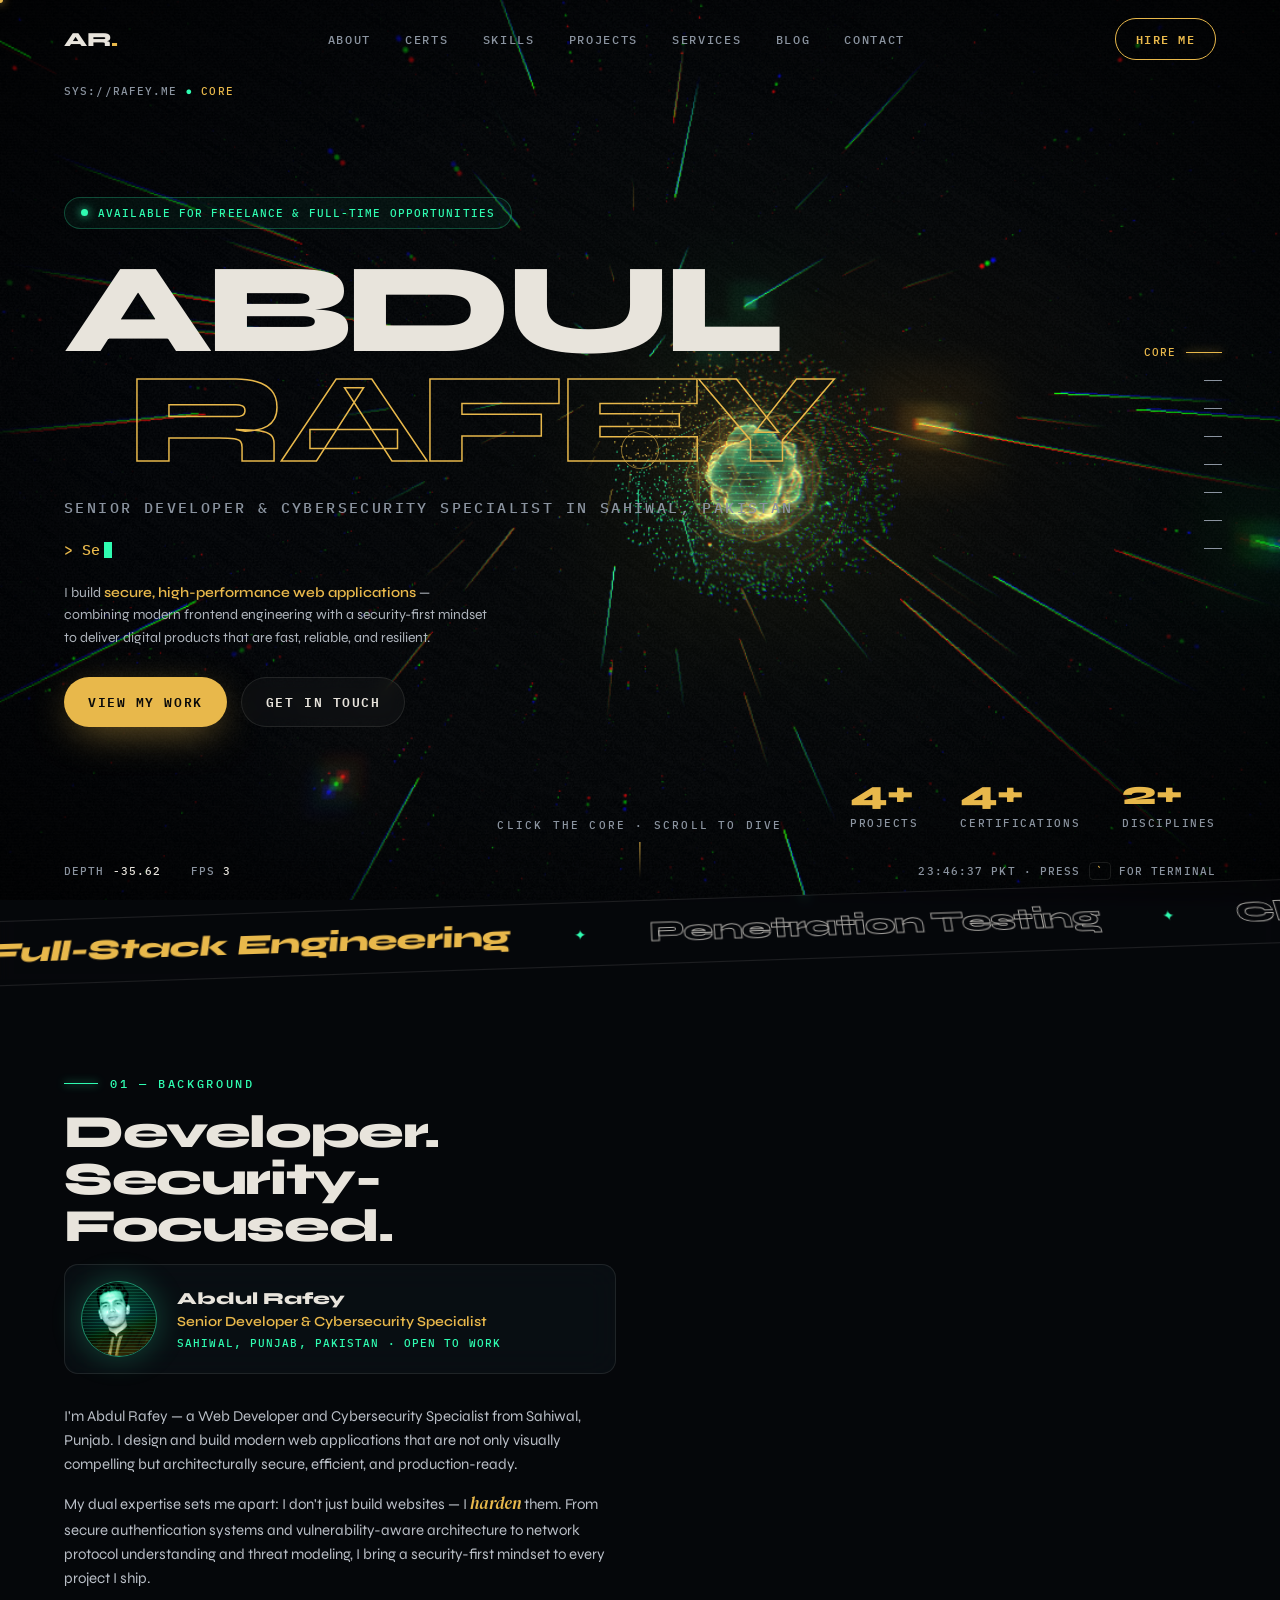
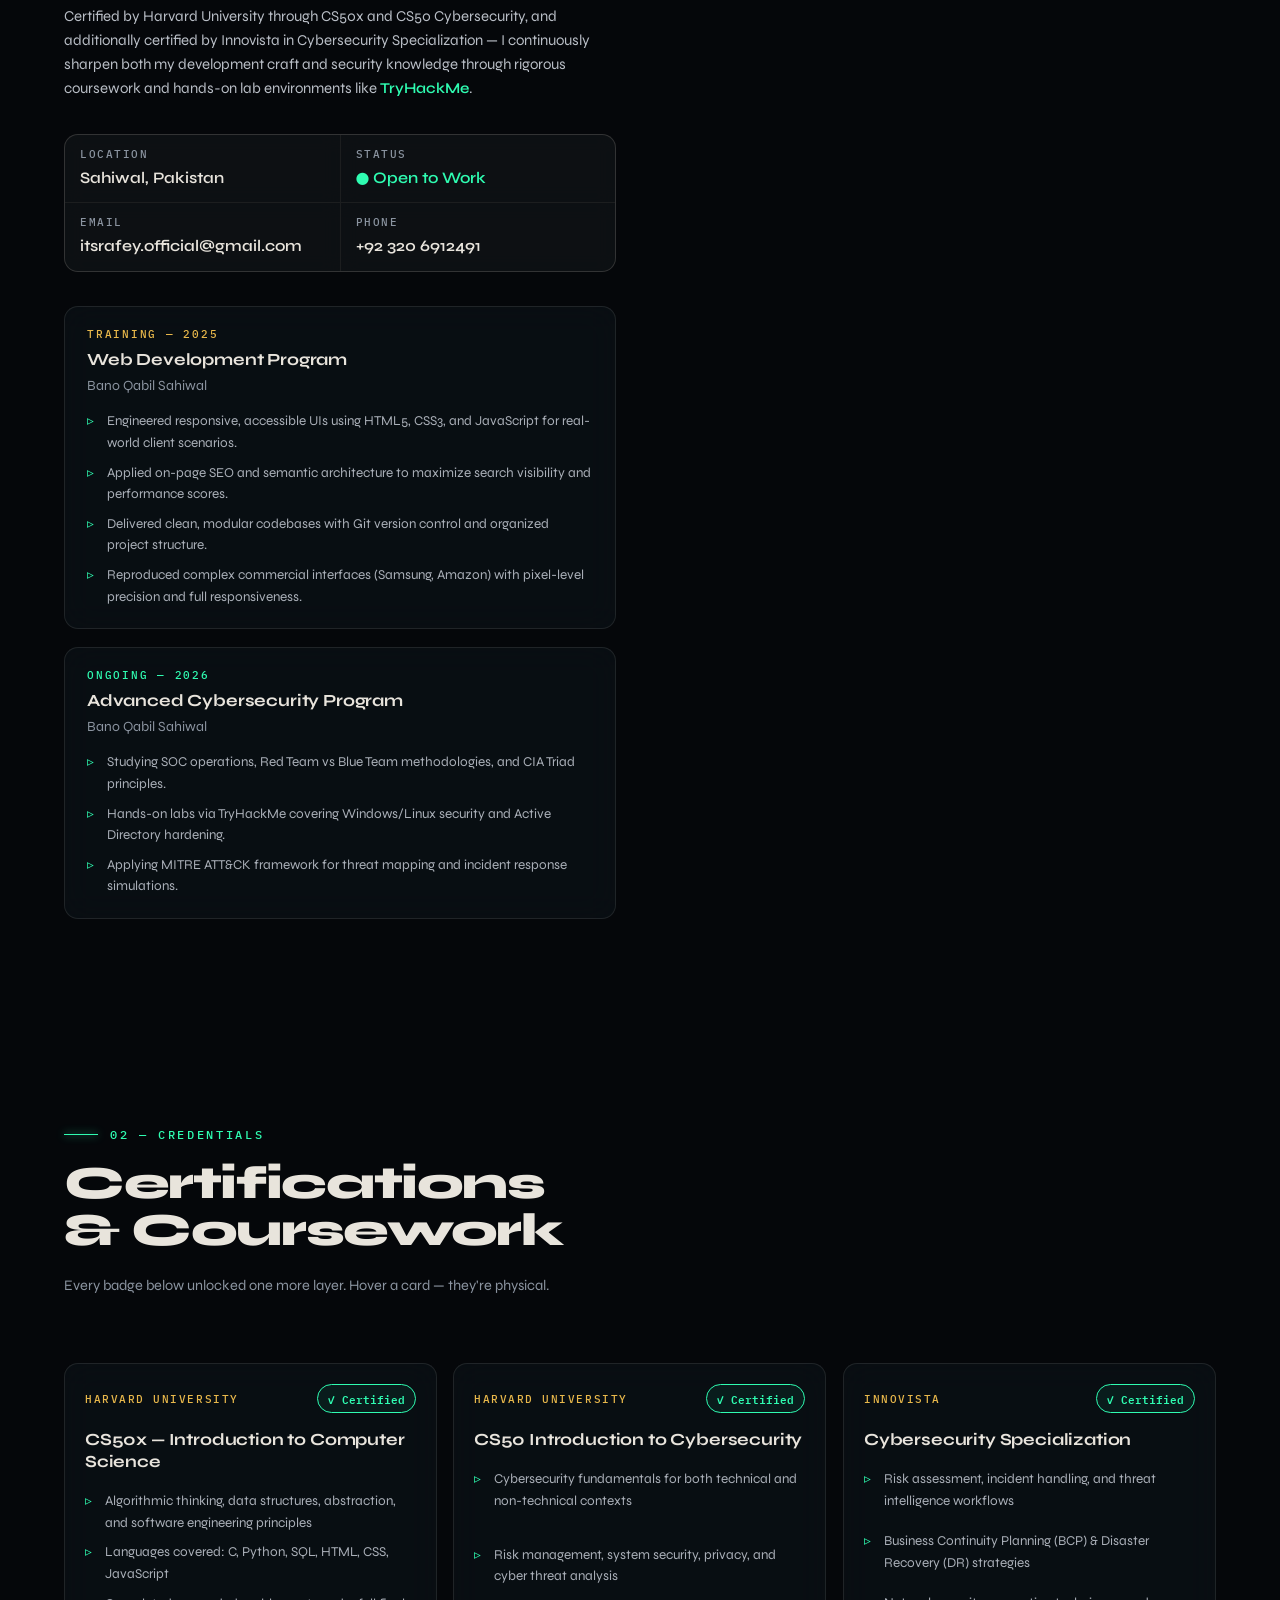
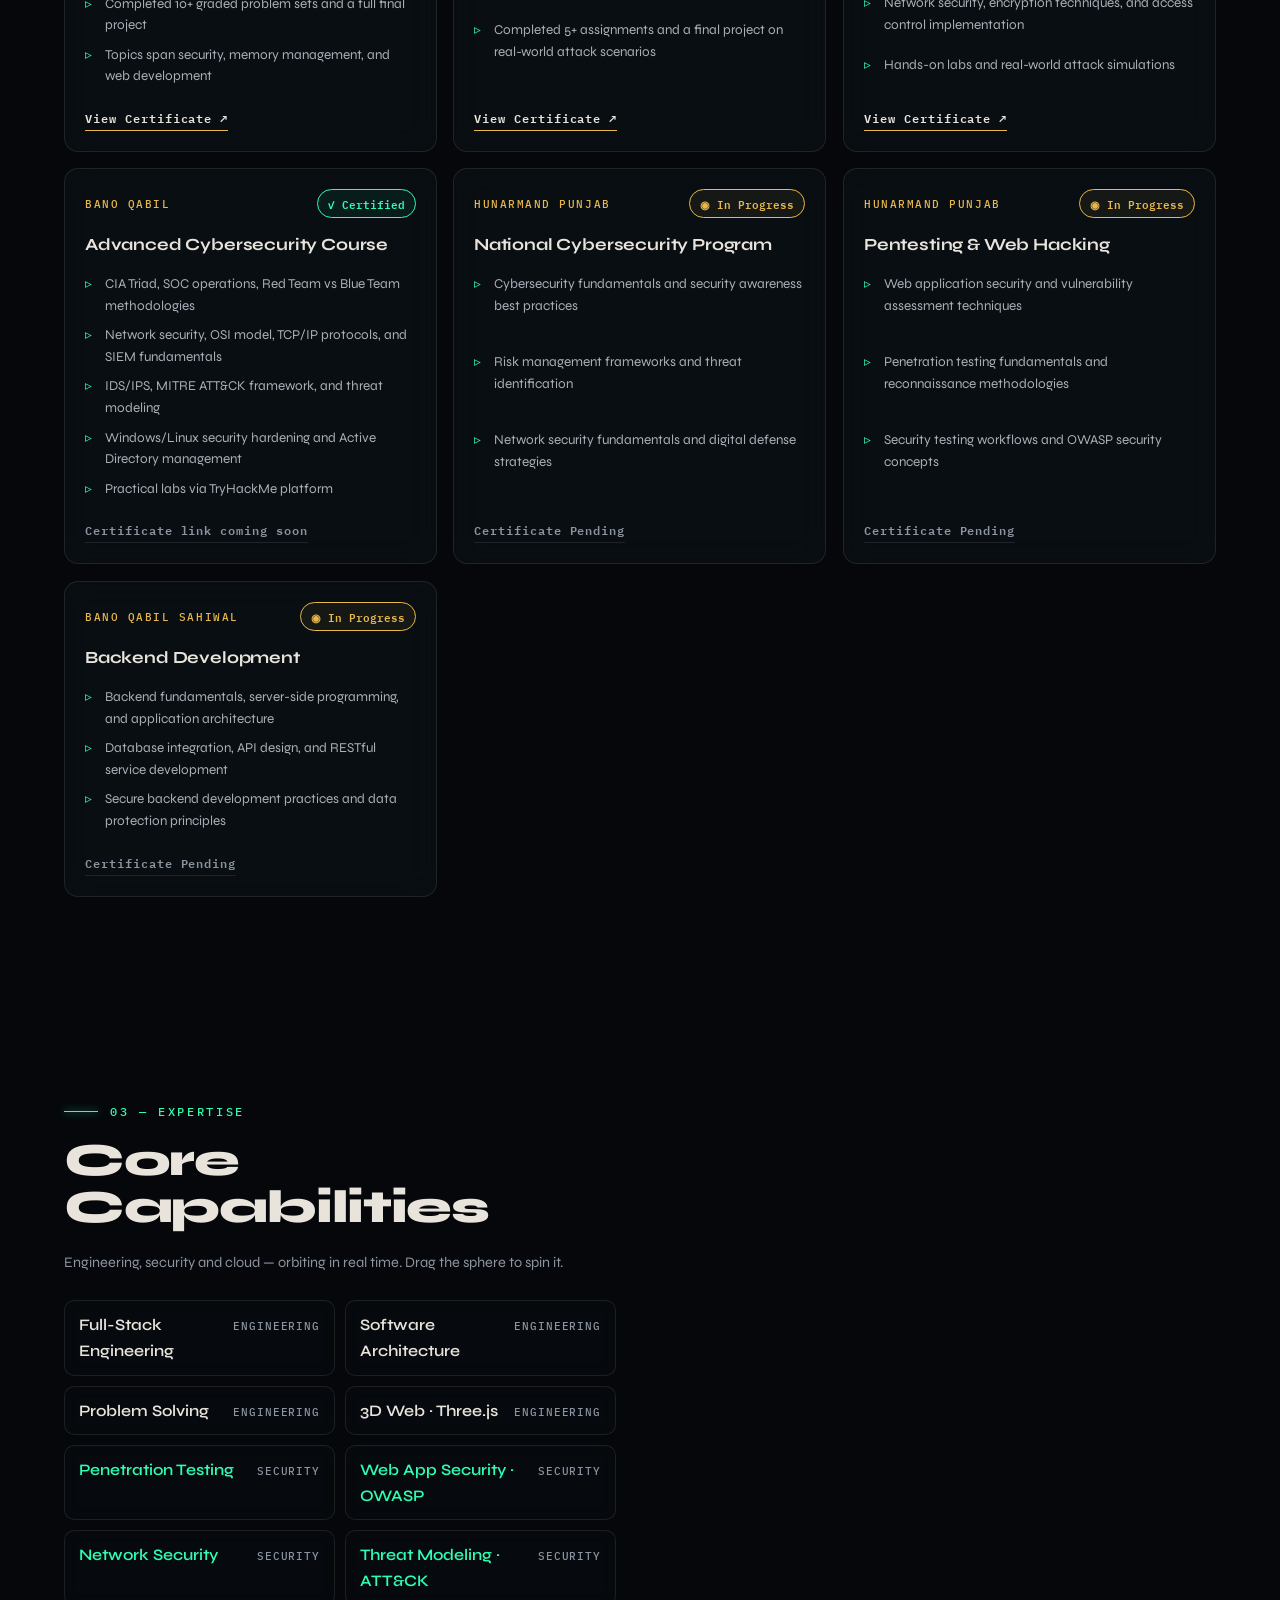
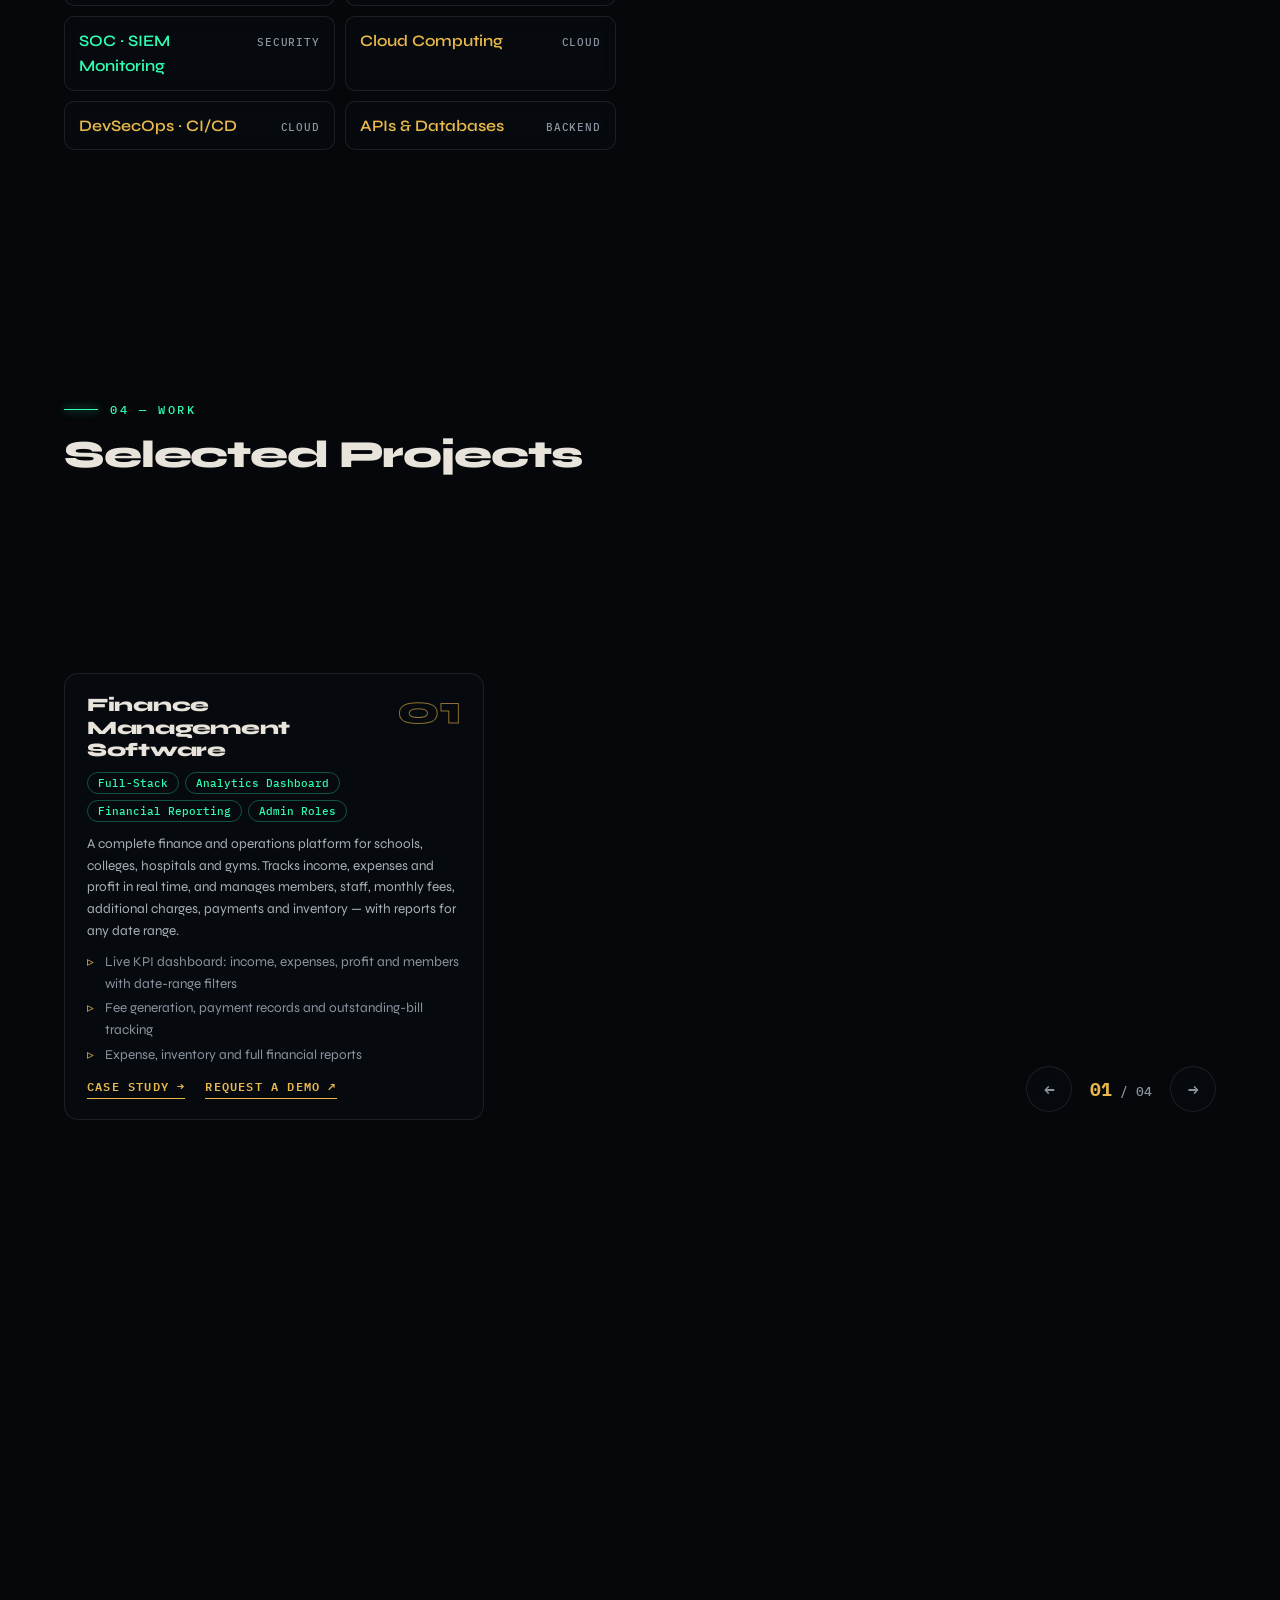
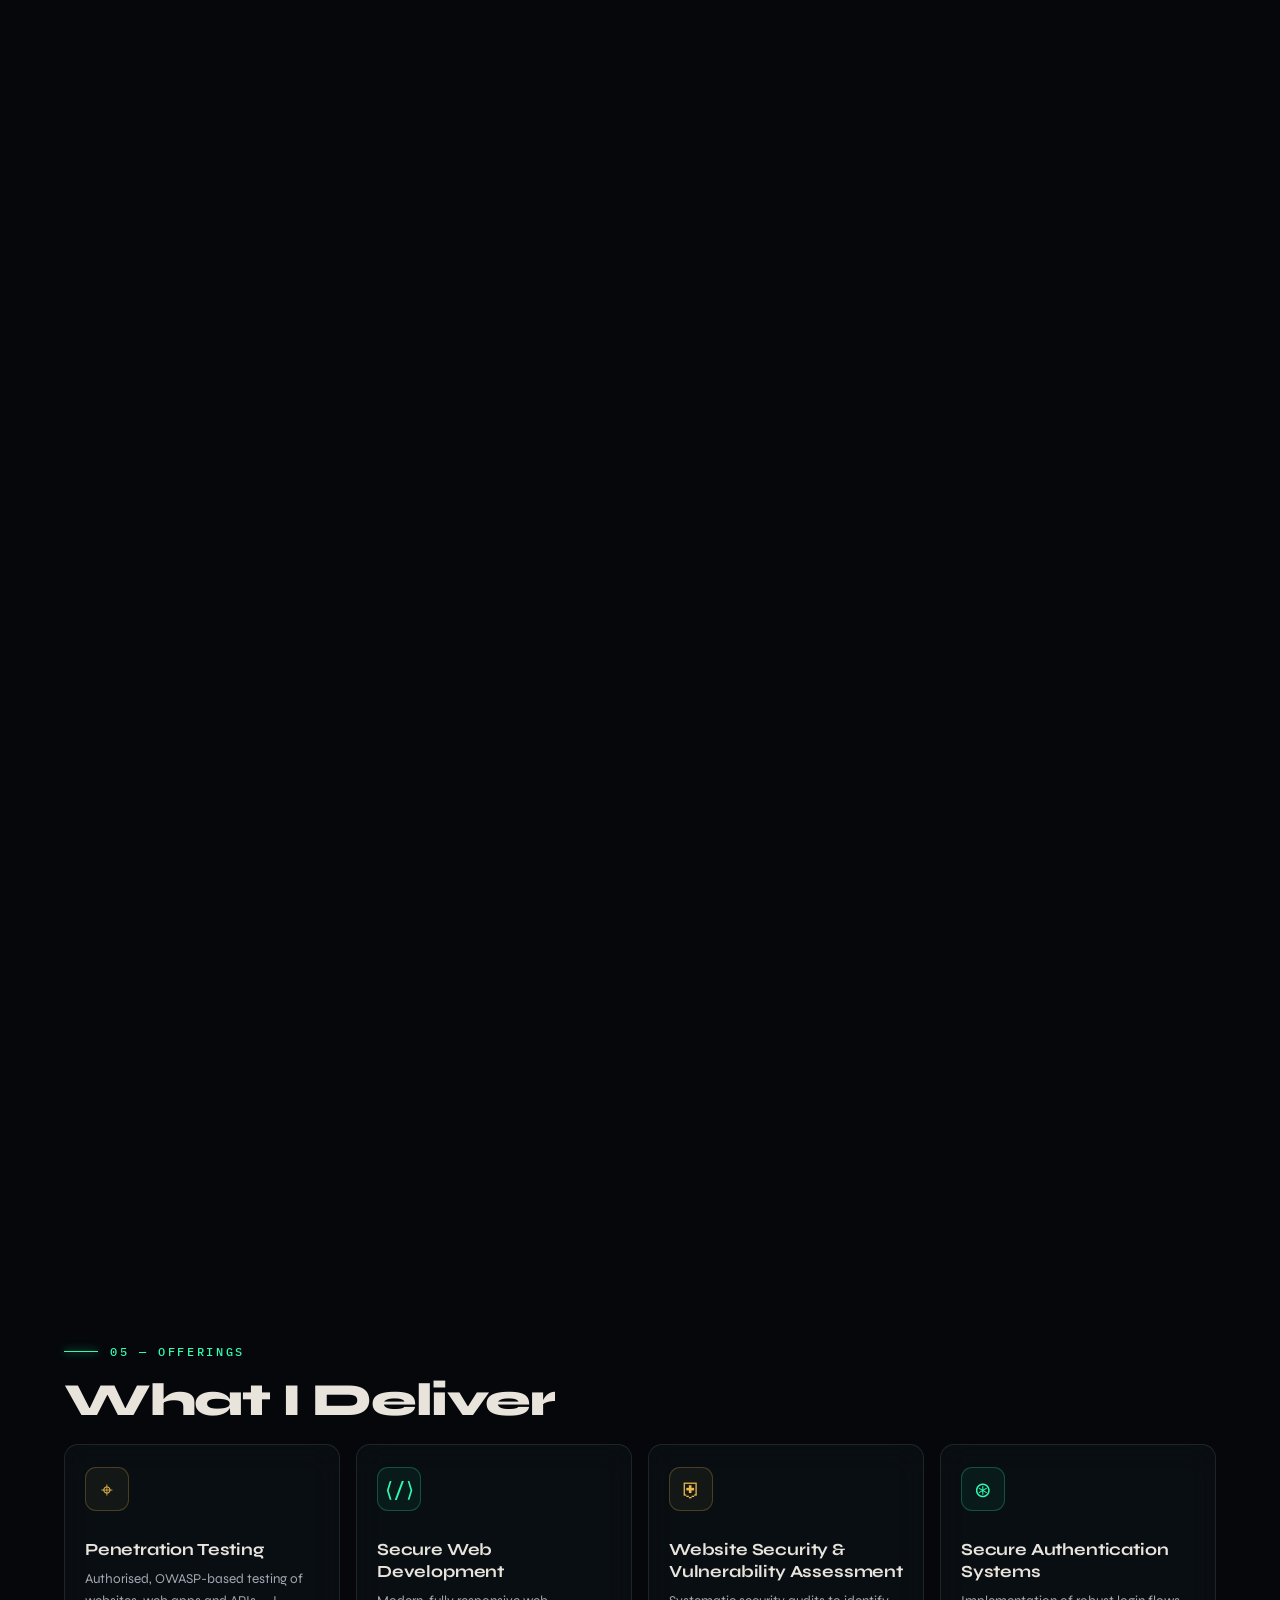
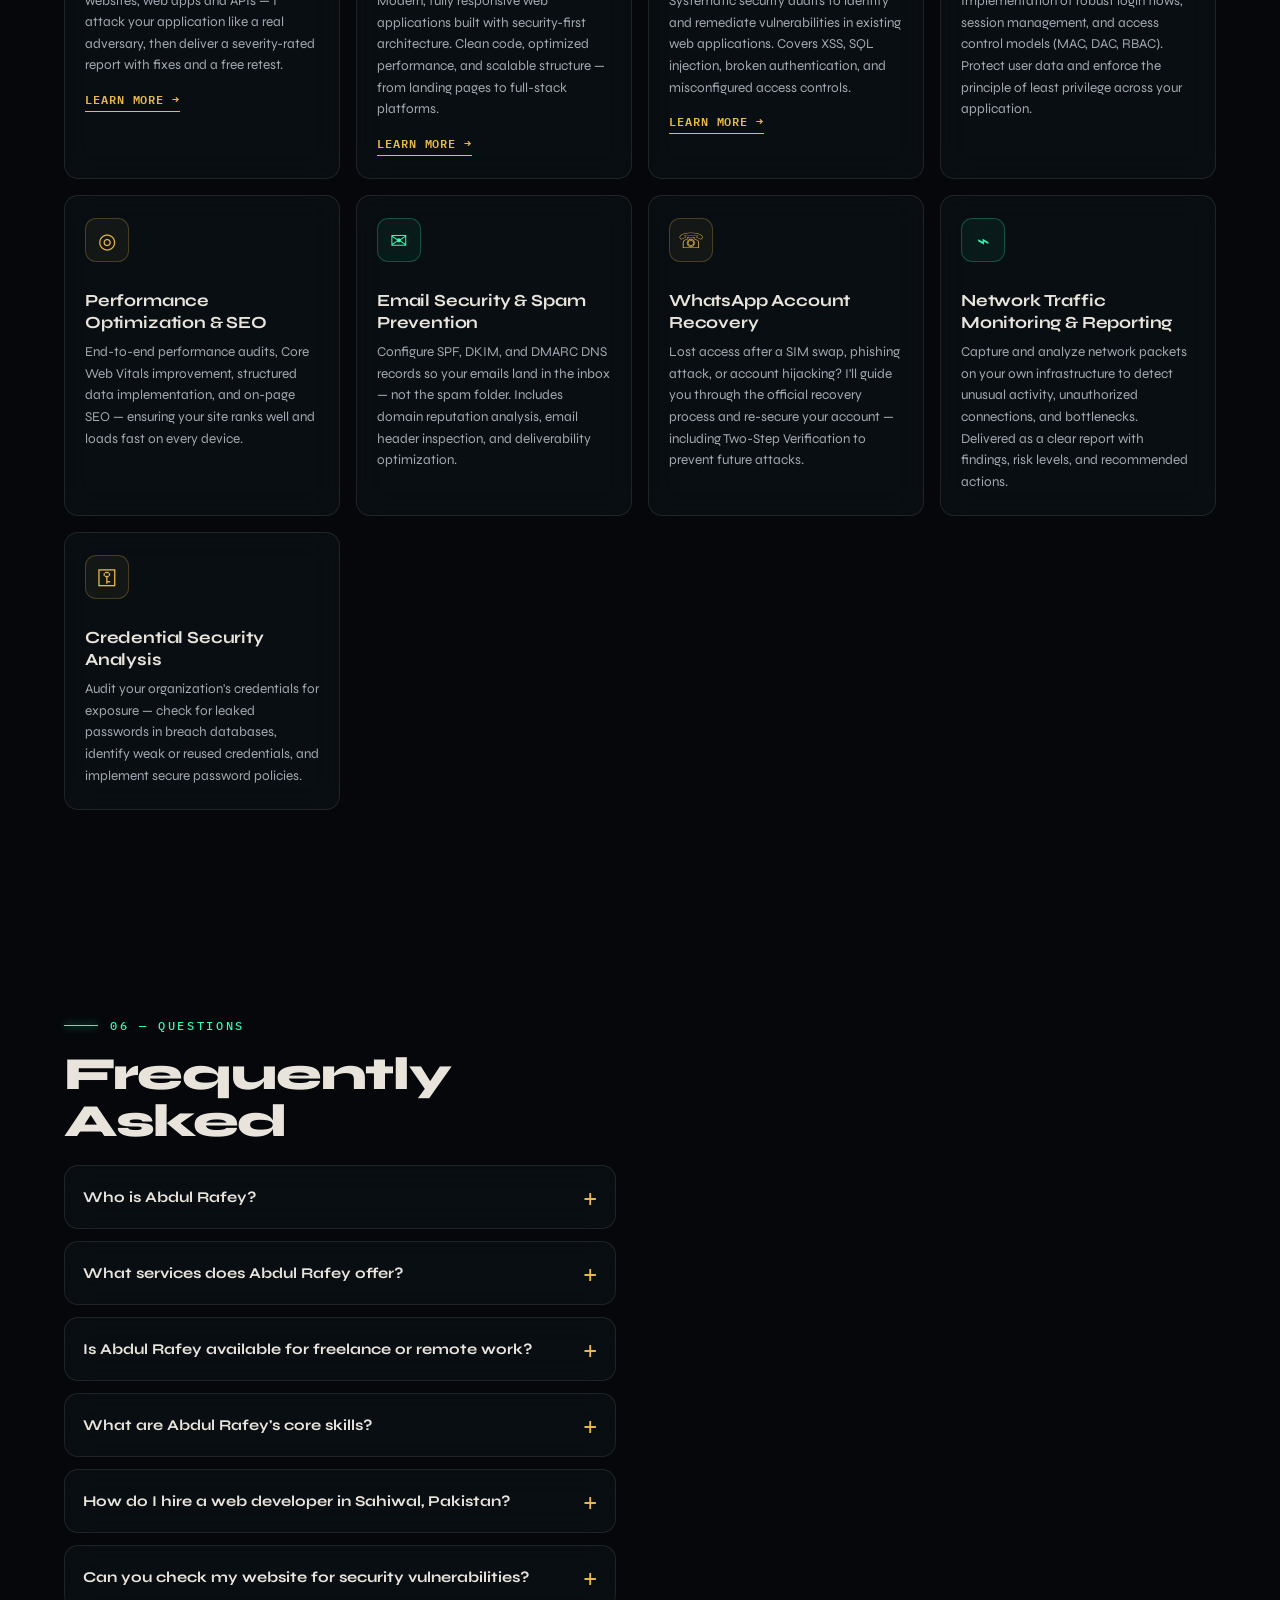
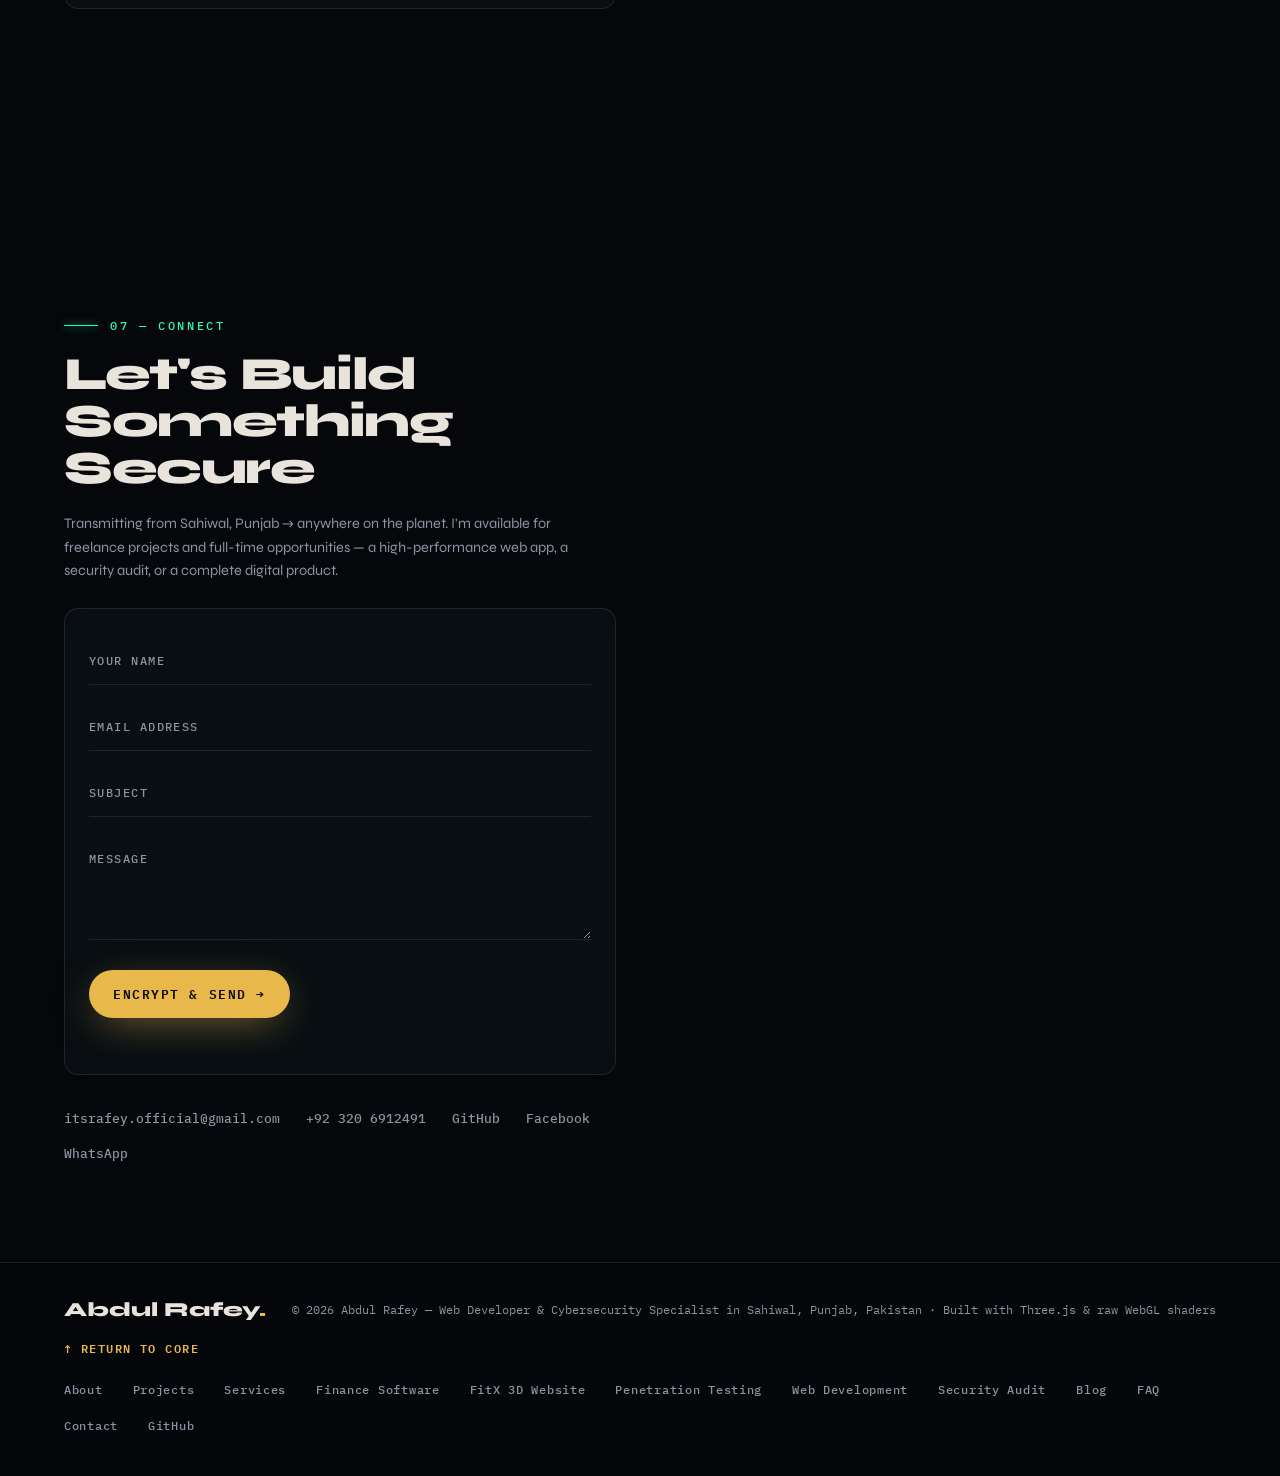
<file: index.html>
<!DOCTYPE html>
<html lang="en" dir="ltr">
<head>
  <meta charset="UTF-8" />
  <meta name="viewport" content="width=device-width, initial-scale=1.0, viewport-fit=cover" />

  <!-- ── Primary ─────────────────────────────────────────── -->
  <title>Abdul Rafey — Senior Developer &amp; Cybersecurity Specialist</title>
  <meta name="description" content="Abdul Rafey — senior developer, pentester &amp; cybersecurity specialist in Sahiwal, Pakistan. Secure full-stack apps, cloud &amp; security audits. Hire me." />
  <link rel="canonical" href="https://rafey.me/" />
  <meta name="robots" content="index, follow, max-snippet:-1, max-image-preview:large, max-video-preview:-1" />
  <meta name="author" content="Abdul Rafey" />
  <meta name="theme-color" content="#05070A" />
  <meta name="color-scheme" content="dark" />
  <meta name="format-detection" content="telephone=no" />
  <meta name="referrer" content="strict-origin-when-cross-origin" />
  <!-- Search Console / Bing Webmaster verification: paste your codes here -->
  <!-- <meta name="google-site-verification" content="YOUR_GOOGLE_CODE" /> -->
  <!-- <meta name="msvalidate.01" content="YOUR_BING_CODE" /> -->

  <!-- ── Local SEO ───────────────────────────────────────── -->
  <meta name="geo.region" content="PK-PB" />
  <meta name="geo.placename" content="Sahiwal, Punjab, Pakistan" />
  <meta name="geo.position" content="30.6706;73.1064" />
  <meta name="ICBM" content="30.6706, 73.1064" />

  <!-- ── Open Graph (Facebook · LinkedIn · WhatsApp · Discord) ── -->
  <meta property="og:type" content="profile" />
  <meta property="og:site_name" content="Abdul Rafey" />
  <meta property="og:title" content="Abdul Rafey — Senior Developer &amp; Cybersecurity Specialist" />
  <meta property="og:description" content="Harvard CS50 certified. I build secure, high-performance web apps from Sahiwal, Pakistan — and the portfolio itself is a full 3D WebGL experience." />
  <meta property="og:url" content="https://rafey.me/" />
  <meta property="og:image" content="https://rafey.me/assets/images/og-cover.jpg" />
  <meta property="og:image:type" content="image/jpeg" />
  <meta property="og:image:width" content="1200" />
  <meta property="og:image:height" content="630" />
  <meta property="og:image:alt" content="Abdul Rafey — Web Developer &amp; Cybersecurity Specialist, Sahiwal, Pakistan" />
  <meta property="og:locale" content="en_US" />
  <meta property="profile:first_name" content="Abdul" />
  <meta property="profile:last_name" content="Rafey" />
  <meta property="profile:username" content="rafey581" />

  <!-- ── X / Twitter ─────────────────────────────────────── -->
  <meta name="twitter:card" content="summary_large_image" />
  <meta name="twitter:site" content="@rafey_dev" />
  <meta name="twitter:creator" content="@rafey_dev" />
  <meta name="twitter:title" content="Abdul Rafey — Senior Developer &amp; Cybersecurity Specialist" />
  <meta name="twitter:description" content="Harvard CS50 certified. Building secure web apps from Sahiwal, Pakistan. Available for freelance work worldwide." />
  <meta name="twitter:image" content="https://rafey.me/assets/images/og-cover.jpg" />
  <meta name="twitter:image:alt" content="Abdul Rafey — Web Developer &amp; Cybersecurity Specialist" />

  <!-- ── Icons & PWA ─────────────────────────────────────── -->
  <link rel="icon" href="/assets/icons/logo.svg" type="image/svg+xml" />
  <link rel="icon" href="/assets/icons/icon-32.png" sizes="32x32" type="image/png" />
  <link rel="icon" href="/assets/icons/icon-192.png" sizes="192x192" type="image/png" />
  <link rel="apple-touch-icon" href="/assets/icons/apple-touch-icon.png" />
  <link rel="manifest" href="/manifest.json" />
  <meta name="apple-mobile-web-app-title" content="Abdul Rafey" />
  <meta name="application-name" content="Abdul Rafey" />

  <!-- ── Identity links ──────────────────────────────────── -->
  <link rel="me" href="https://github.com/rafey581" />
  <link rel="author" href="https://rafey.me/" />

  <!-- ── Performance ─────────────────────────────────────── -->
  <link rel="preconnect" href="https://fonts.googleapis.com" />
  <link rel="preconnect" href="https://fonts.gstatic.com" crossorigin />
  <link rel="modulepreload" href="/assets/js/main.js" />
  <link href="https://fonts.googleapis.com/css2?family=DM+Serif+Display:ital@0;1&family=Syne:wght@400;500;600;700;800&family=IBM+Plex+Mono:wght@400;500&display=swap" rel="stylesheet" />

  <!-- ── Structured data: one linked graph ─────────────────
       Every claim below is also visible on the page — Google
       requires markup to match visible content.            -->
  <script type="application/ld+json">
  {
    "@context": "https://schema.org",
    "@graph": [
      {
        "@type": "WebSite",
        "@id": "https://rafey.me/#website",
        "url": "https://rafey.me/",
        "name": "Abdul Rafey",
        "alternateName": ["rafey.me", "Abdul Rafey Portfolio"],
        "description": "Portfolio of Abdul Rafey, a Harvard CS50 certified web developer and cybersecurity specialist from Sahiwal, Pakistan.",
        "inLanguage": "en",
        "publisher": { "@id": "https://rafey.me/#person" }
      },
      {
        "@type": "ProfilePage",
        "@id": "https://rafey.me/#webpage",
        "url": "https://rafey.me/",
        "name": "Abdul Rafey — Web Developer & Cybersecurity Specialist",
        "description": "Official portfolio and professional profile of Abdul Rafey — web developer and cybersecurity specialist from Sahiwal, Pakistan.",
        "inLanguage": "en",
        "isPartOf": { "@id": "https://rafey.me/#website" },
        "about": { "@id": "https://rafey.me/#person" },
        "mainEntity": { "@id": "https://rafey.me/#person" },
        "primaryImageOfPage": { "@id": "https://rafey.me/#cover" },
        "dateCreated": "2025-01-01T00:00:00+05:00",
        "dateModified": "2026-10-31T00:00:00+05:00"
      },
      {
        "@type": "ImageObject",
        "@id": "https://rafey.me/#cover",
        "url": "https://rafey.me/assets/images/og-cover.jpg",
        "contentUrl": "https://rafey.me/assets/images/og-cover.jpg",
        "width": 1200,
        "height": 630,
        "caption": "Abdul Rafey — Web Developer & Cybersecurity Specialist"
      },
      {
        "@type": "Person",
        "@id": "https://rafey.me/#person",
        "name": "Abdul Rafey",
        "givenName": "Abdul",
        "familyName": "Rafey",
        "alternateName": "rafey581",
        "jobTitle": "Senior Developer & Cybersecurity Specialist",
        "description": "Harvard CS50 certified web developer and cybersecurity specialist from Sahiwal, Pakistan, building secure, high-performance web applications.",
        "url": "https://rafey.me/",
        "mainEntityOfPage": { "@id": "https://rafey.me/#webpage" },
        "image": {
          "@type": "ImageObject",
          "@id": "https://rafey.me/#photo",
          "url": "https://rafey.me/assets/images/personal.png",
          "width": 401,
          "height": 380,
          "caption": "Abdul Rafey"
        },
        "email": "mailto:itsrafey.official@gmail.com",
        "telephone": "+92-320-6912491",
        "address": {
          "@type": "PostalAddress",
          "addressLocality": "Sahiwal",
          "addressRegion": "Punjab",
          "postalCode": "57000",
          "addressCountry": "PK"
        },
        "homeLocation": {
          "@type": "Place",
          "name": "Sahiwal, Punjab, Pakistan",
          "geo": { "@type": "GeoCoordinates", "latitude": 30.6706, "longitude": 73.1064 }
        },
        "nationality": { "@type": "Country", "name": "Pakistan" },
        "knowsLanguage": ["English", "Urdu"],
        "knowsAbout": [
          "Full-Stack Engineering", "Software Architecture", "Problem Solving", "Penetration Testing",
          "Web Application Security", "OWASP Top 10", "Network Security", "Cloud Computing", "Cloudflare", "AWS",
          "DevSecOps", "CI/CD", "Threat Modeling", "MITRE ATT&CK", "SOC Operations", "SIEM",
          "Three.js", "WebGL", "Python", "Flask", "API Design", "Database Design", "Chatbots"
        ],
        "hasCredential": [
          {
            "@type": "EducationalOccupationalCredential",
            "name": "CS50x — Introduction to Computer Science",
            "credentialCategory": "Certificate",
            "url": "https://drive.google.com/file/d/1b0DfOTmBE_XGkqBnEwU_6Yic1rfNe29C/view",
            "recognizedBy": { "@type": "CollegeOrUniversity", "name": "Harvard University", "url": "https://www.harvard.edu/" }
          },
          {
            "@type": "EducationalOccupationalCredential",
            "name": "CS50 Introduction to Cybersecurity",
            "credentialCategory": "Certificate",
            "url": "https://drive.google.com/file/d/1INCXHIu4kIw2y6HSFJIpfJyEjOkPFi_t/view",
            "recognizedBy": { "@type": "CollegeOrUniversity", "name": "Harvard University", "url": "https://www.harvard.edu/" }
          },
          {
            "@type": "EducationalOccupationalCredential",
            "name": "Cybersecurity Specialization",
            "credentialCategory": "Certificate",
            "url": "https://drive.google.com/file/d/1iPfNA8_bAhrCbDThdy9KODAZ8-Vwt36n/view",
            "recognizedBy": { "@type": "Organization", "name": "Innovista" }
          },
          {
            "@type": "EducationalOccupationalCredential",
            "name": "Advanced Cybersecurity Course",
            "credentialCategory": "Certificate",
            "recognizedBy": { "@type": "Organization", "name": "Bano Qabil" }
          }
        ],
        "sameAs": [
          "https://github.com/rafey581",
          "https://www.facebook.com/abdul.rafey.528316"
        ]
      },
      {
        "@type": "ProfessionalService",
        "@id": "https://rafey.me/#service",
        "name": "Abdul Rafey — Web Development & Cybersecurity Services",
        "description": "Secure web development, website security audits, secure authentication, SEO, email security and network monitoring — from Sahiwal, Pakistan, for clients worldwide.",
        "url": "https://rafey.me/#services",
        "image": "https://rafey.me/assets/images/og-cover.jpg",
        "logo": "https://rafey.me/assets/icons/icon-512.png",
        "telephone": "+92-320-6912491",
        "email": "mailto:itsrafey.official@gmail.com",
        "founder": { "@id": "https://rafey.me/#person" },
        "provider": { "@id": "https://rafey.me/#person" },
        "address": {
          "@type": "PostalAddress",
          "addressLocality": "Sahiwal",
          "addressRegion": "Punjab",
          "postalCode": "57000",
          "addressCountry": "PK"
        },
        "geo": { "@type": "GeoCoordinates", "latitude": 30.6706, "longitude": 73.1064 },
        "areaServed": [
          { "@type": "City", "name": "Sahiwal" },
          { "@type": "Country", "name": "Pakistan" },
          { "@type": "Place", "name": "Worldwide (remote)" }
        ],
        "priceRange": "$$",
        "hasOfferCatalog": {
          "@type": "OfferCatalog",
          "name": "Web Development & Cybersecurity Services",
          "itemListElement": [
            { "@type": "Offer", "itemOffered": { "@type": "Service", "name": "Penetration Testing", "url": "https://rafey.me/services/penetration-testing/", "description": "Authorised, OWASP-based penetration testing of websites, web apps and APIs with a severity-rated report, fixes and retest." } },
            { "@type": "Offer", "itemOffered": { "@type": "Service", "name": "Secure Web Development", "description": "Modern, fully responsive web applications built with security-first architecture, from landing pages to full-stack platforms." } },
            { "@type": "Offer", "itemOffered": { "@type": "Service", "name": "Website Security & Vulnerability Assessment", "description": "Security audits covering XSS, SQL injection, broken authentication and misconfigured access controls." } },
            { "@type": "Offer", "itemOffered": { "@type": "Service", "name": "Secure Authentication Systems", "description": "Robust login flows, session management and access control models (MAC, DAC, RBAC)." } },
            { "@type": "Offer", "itemOffered": { "@type": "Service", "name": "Performance Optimization & SEO", "description": "Core Web Vitals improvement, structured data and on-page SEO." } },
            { "@type": "Offer", "itemOffered": { "@type": "Service", "name": "Email Security & Spam Prevention", "description": "SPF, DKIM and DMARC configuration, domain reputation analysis and deliverability optimization." } },
            { "@type": "Offer", "itemOffered": { "@type": "Service", "name": "WhatsApp Account Recovery", "description": "Guided official recovery after SIM swap, phishing or hijacking, plus Two-Step Verification setup." } },
            { "@type": "Offer", "itemOffered": { "@type": "Service", "name": "Network Traffic Monitoring & Reporting", "description": "Packet capture and analysis on your own infrastructure, delivered as a report with risk levels and actions." } },
            { "@type": "Offer", "itemOffered": { "@type": "Service", "name": "Credential Security Analysis", "description": "Breach exposure checks, weak or reused credential detection and secure password policies." } }
          ]
        }
      },
      {
        "@type": "ItemList",
        "@id": "https://rafey.me/#projects",
        "name": "Projects by Abdul Rafey",
        "numberOfItems": 4,
        "itemListElement": [
{ "@type": "ListItem", "position": 1, "item": { "@type": "WebApplication", "name": "Finance Management Software", "applicationCategory": "FinanceApplication", "operatingSystem": "Web", "image": "https://rafey.me/assets/tex/finance.webp", "description": "Complete finance and operations platform for schools, colleges, hospitals and gyms: income, expenses, profit, members, staff, fees, payments, inventory and reports.", "author": { "@id": "https://rafey.me/#person" } } },
          { "@type": "ListItem", "position": 2, "item": { "@type": "WebSite", "name": "FitX — 3D Gym Website & Admin Panel", "image": "https://rafey.me/assets/tex/fitx.webp", "description": "Immersive Three.js website for FitX Fitness Studio, Sahiwal, with an admin panel for blogs, photos and site data, and a chatbot that answers visitors' questions.", "author": { "@id": "https://rafey.me/#person" } } },
          { "@type": "ListItem", "position": 3, "item": { "@type": "WebApplication", "name": "E-Mart — E-Commerce Platform", "url": "https://emart.infinityfreeapp.com/", "applicationCategory": "ShoppingApplication", "operatingSystem": "Web", "description": "Responsive e-commerce web app with product search, cart, wishlist and an admin dashboard, built with HTML, Tailwind CSS, JavaScript and LocalStorage.", "author": { "@id": "https://rafey.me/#person" } } },
          { "@type": "ListItem", "position": 4, "item": { "@type": "WebApplication", "name": "Intent vs Reality — CS50 Final Project", "url": "https://github.com/rafey581", "applicationCategory": "ProductivityApplication", "operatingSystem": "Web", "description": "Full-stack productivity app (Python, Flask, SQLite, Chart.js) comparing intended vs actual work output.", "author": { "@id": "https://rafey.me/#person" } } }
        ]
      },
      {
        "@type": "FAQPage",
        "@id": "https://rafey.me/#faq",
        "isPartOf": { "@id": "https://rafey.me/#webpage" },
        "mainEntity": [
          { "@type": "Question", "name": "Who is Abdul Rafey?", "acceptedAnswer": { "@type": "Answer", "text": "Abdul Rafey is a web developer and cybersecurity specialist from Sahiwal, Punjab, Pakistan. He holds Harvard's CS50x and CS50 Introduction to Cybersecurity certificates, plus cybersecurity certifications from Innovista and Bano Qabil, and builds secure, high-performance web applications for clients worldwide." } },
          { "@type": "Question", "name": "What services does Abdul Rafey offer?", "acceptedAnswer": { "@type": "Answer", "text": "Secure web development, website security and vulnerability assessments, secure authentication systems, performance optimization and SEO, email security (SPF, DKIM, DMARC), WhatsApp account recovery, network traffic monitoring, and credential security analysis." } },
          { "@type": "Question", "name": "Is Abdul Rafey available for freelance or remote work?", "acceptedAnswer": { "@type": "Answer", "text": "Yes. Abdul Rafey is open to freelance projects and full-time roles, working remotely with clients worldwide and locally in Sahiwal and across Punjab." } },
          { "@type": "Question", "name": "What are Abdul Rafey's core skills?", "acceptedAnswer": { "@type": "Answer", "text": "Full-stack engineering and software architecture (JavaScript, Python and Flask, APIs and databases), immersive 3D web with Three.js and WebGL, and cloud deployment with CI/CD on the development side; penetration testing, web application security (OWASP Top 10), network security, threat modeling with MITRE ATT&CK, and SOC/SIEM monitoring on the security side." } },
          { "@type": "Question", "name": "How do I hire a web developer in Sahiwal, Pakistan?", "acceptedAnswer": { "@type": "Answer", "text": "Email Abdul Rafey at itsrafey.official@gmail.com, call +92 320 6912491, message him on WhatsApp, or use the contact form on rafey.me. He usually replies within 24 hours." } },
          { "@type": "Question", "name": "Can you check my website for security vulnerabilities?", "acceptedAnswer": { "@type": "Answer", "text": "Yes. A website security assessment covers common vulnerabilities such as XSS, SQL injection, broken authentication and misconfigured access controls, and ends with a clear report of findings and recommended fixes." } }
        ]
      }
    ]
  }
  </script>

  <link rel="stylesheet" href="/assets/css/style.css" />
  <script type="module" src="/assets/js/main.js"></script>
</head>

<body class="is-loading">

  <!-- WebGL world -->
  <canvas id="webgl" aria-hidden="true"></canvas>
  <div class="vignette" aria-hidden="true"></div>
  <div class="scanlines" aria-hidden="true"></div>

  <!-- Boot loader -->
  <div id="loader" role="status" aria-live="polite">
    <div class="loader-term">
      <div class="loader-head"><span></span><span></span><span></span><em>rafey@secure-shell: ~</em></div>
      <pre id="bootLog"></pre>
      <div class="loader-bar"><i id="loaderBar"></i></div>
      <div class="loader-pct"><span id="loaderPct">0</span>%</div>
    </div>
    <div class="loader-doors" aria-hidden="true"><i></i><i></i></div>
  </div>

  <!-- Cursor -->
  <div class="cursor" aria-hidden="true"><div class="cursor-dot"></div><div class="cursor-ring"><span class="cursor-label"></span></div></div>

  <!-- HUD -->
  <div class="hud" aria-hidden="true">
    <div class="hud-tl">SYS://RAFEY.ME <b>●</b> <span id="hudSection">BOOT</span></div>
    <div class="hud-bl"><span>DEPTH</span> <b id="hudDepth">0.00</b> <span>FPS</span> <b id="hudFps">60</b></div>
    <div class="hud-br"><span id="hudClock">--:--:--</span> PKT · press <kbd>`</kbd> for terminal</div>
    <ol class="hud-rail" id="hudRail"></ol>
  </div>
  <div id="progress" aria-hidden="true"></div>

  <!-- NAV -->
  <nav class="nav">
    <a href="#hero" class="nav-logo" data-magnetic>AR<span>.</span></a>
    <ul class="nav-links">
      <li><a href="#about">About</a></li>
      <li><a href="#certifications">Certs</a></li>
      <li><a href="#skills">Skills</a></li>
      <li><a href="#projects">Projects</a></li>
      <li><a href="#services">Services</a></li>
      <li><a href="/blog/">Blog</a></li>
      <li><a href="#contact">Contact</a></li>
    </ul>
    <a href="mailto:itsrafey.official@gmail.com" class="nav-cta" data-magnetic><span>Hire Me</span></a>
    <button class="hamburger" id="hamburger" aria-label="Open menu" aria-expanded="false"><span></span><span></span></button>
  </nav>
  <div class="mobile-menu" id="mobileMenu">
    <a href="#about" class="mob-link">About</a>
    <a href="#certifications" class="mob-link">Certs</a>
    <a href="#skills" class="mob-link">Skills</a>
    <a href="#projects" class="mob-link">Projects</a>
    <a href="#services" class="mob-link">Services</a>
    <a href="/blog/" class="mob-link">Blog</a>
    <a href="#contact" class="mob-link">Contact</a>
  </div>

  <main>

    <!-- HERO -->
    <section id="hero" class="section" data-label="Core">
      <div class="hero-inner">
        <div class="hero-tag"><i></i>Available for freelance &amp; full-time opportunities</div>
        <h1 class="hero-name">
          <span class="line" data-split>ABDUL</span>
          <span class="line line-2" data-split>RAFEY</span>
          <span class="hero-kicker">Senior Developer &amp; Cybersecurity Specialist in Sahiwal, Pakistan</span>
        </h1>
        <p class="hero-role">&gt; <span id="typeRole">Harvard CS50 certified</span><i class="caret"></i></p>
        <p class="hero-desc">
          I build <strong>secure, high-performance web applications</strong> — combining modern frontend
          engineering with a security-first mindset to deliver digital products that are fast, reliable,
          and resilient.
        </p>
        <div class="hero-actions">
          <a href="#projects" class="btn btn-primary" data-magnetic><span>View My Work</span></a>
          <a href="#contact" class="btn btn-ghost" data-magnetic><span>Get in Touch</span></a>
        </div>
      </div>
      <div class="hero-counter">
        <div class="counter-item"><div class="counter-num" data-count="4">0</div><div class="counter-label">Projects</div></div>
        <div class="counter-item"><div class="counter-num" data-count="4">0</div><div class="counter-label">Certifications</div></div>
        <div class="counter-item"><div class="counter-num" data-count="2">0</div><div class="counter-label">Disciplines</div></div>
      </div>
      <div class="hero-hint">click the core · scroll to dive</div>
    </section>

    <div class="marquee" aria-hidden="true">
      <div class="marquee-track">
        <span>Full-Stack Engineering</span><span>Penetration Testing</span><span>Cloud Computing</span><span>Three.js · WebGL</span><span>DevSecOps</span><span>Web App Security</span><span>System Architecture</span><span>Threat Modeling</span><span>SOC · SIEM</span><span>CS50 Certified</span>
        <span>Full-Stack Engineering</span><span>Penetration Testing</span><span>Cloud Computing</span><span>Three.js · WebGL</span><span>DevSecOps</span><span>Web App Security</span><span>System Architecture</span><span>Threat Modeling</span><span>SOC · SIEM</span><span>CS50 Certified</span>
      </div>
    </div>

    <!-- ABOUT -->
    <section id="about" class="section" data-label="About">
      <div class="wrap split">
        <div class="col">
          <p class="eyebrow">01 — Background</p>
          <h2 class="title" data-scramble>Developer. Security-Focused.</h2>
          <figure class="id-card glass reveal">
            <div class="id-photo"><img src="/assets/images/abdul-rafey.webp" width="401" height="380" alt="Abdul Rafey, web developer and cybersecurity specialist from Sahiwal, Pakistan" loading="lazy" decoding="async" /></div>
            <figcaption><strong>Abdul Rafey</strong><span>Senior Developer &amp; Cybersecurity Specialist</span><em>Sahiwal, Punjab, Pakistan · Open to work</em></figcaption>
          </figure>
          <div class="prose reveal">
            <p>I'm Abdul Rafey — a Web Developer and Cybersecurity Specialist from Sahiwal, Punjab. I design and build modern web applications that are not only visually compelling but architecturally secure, efficient, and production-ready.</p>
            <p>My dual expertise sets me apart: I don't just build websites — I <em>harden</em> them. From secure authentication systems and vulnerability-aware architecture to network protocol understanding and threat modeling, I bring a security-first mindset to every project I ship.</p>
            <p>Certified by Harvard University through CS50x and CS50 Cybersecurity, and additionally certified by Innovista in Cybersecurity Specialization — I continuously sharpen both my development craft and security knowledge through rigorous coursework and hands-on lab environments like <strong>TryHackMe</strong>.</p>
          </div>
          <dl class="details reveal">
            <div><dt>Location</dt><dd>Sahiwal, Pakistan</dd></div>
            <div><dt>Status</dt><dd class="ok">● Open to Work</dd></div>
            <div><dt>Email</dt><dd><a href="mailto:itsrafey.official@gmail.com">itsrafey.official@gmail.com</a></dd></div>
            <div><dt>Phone</dt><dd><a href="tel:+923206912491">+92 320 6912491</a></dd></div>
          </dl>
          <div class="timeline">
            <article class="glass tilt reveal">
              <p class="meta">Training — 2025</p>
              <h3>Web Development Program</h3>
              <p class="org">Bano Qabil Sahiwal</p>
              <ul>
                <li>Engineered responsive, accessible UIs using HTML5, CSS3, and JavaScript for real-world client scenarios.</li>
                <li>Applied on-page SEO and semantic architecture to maximize search visibility and performance scores.</li>
                <li>Delivered clean, modular codebases with Git version control and organized project structure.</li>
                <li>Reproduced complex commercial interfaces (Samsung, Amazon) with pixel-level precision and full responsiveness.</li>
              </ul>
            </article>
            <article class="glass tilt reveal">
              <p class="meta teal">Ongoing — 2026</p>
              <h3>Advanced Cybersecurity Program</h3>
              <p class="org">Bano Qabil Sahiwal</p>
              <ul>
                <li>Studying SOC operations, Red Team vs Blue Team methodologies, and CIA Triad principles.</li>
                <li>Hands-on labs via TryHackMe covering Windows/Linux security and Active Directory hardening.</li>
                <li>Applying MITRE ATT&amp;CK framework for threat mapping and incident response simulations.</li>
              </ul>
            </article>
          </div>
        </div>
        <div class="col col-space" aria-hidden="true"></div>
      </div>
    </section>

    <!-- CERTIFICATIONS -->
    <section id="certifications" class="section" data-label="Certs">
      <div class="wrap">
        <div class="split head-split">
          <div class="col">
            <p class="eyebrow">02 — Credentials</p>
            <h2 class="title" data-scramble>Certifications &amp; Coursework</h2>
            <p class="lead reveal">Every badge below unlocked one more layer. Hover a card — they're physical.</p>
          </div>
          <div class="col col-space" aria-hidden="true"></div>
        </div>
        <div class="cert-grid">
          <article class="cert glass tilt reveal">
            <div class="cert-top"><span class="cert-issuer">Harvard University</span><span class="badge ok">✓ Certified</span></div>
            <h3>CS50x — Introduction to Computer Science</h3>
            <ul>
              <li>Algorithmic thinking, data structures, abstraction, and software engineering principles</li>
              <li>Languages covered: C, Python, SQL, HTML, CSS, JavaScript</li>
              <li>Completed 10+ graded problem sets and a full final project</li>
              <li>Topics span security, memory management, and web development</li>
            </ul>
            <a class="cert-btn" href="https://drive.google.com/file/d/1b0DfOTmBE_XGkqBnEwU_6Yic1rfNe29C/view?usp=drive_link" target="_blank" rel="noopener">View Certificate ↗</a>
          </article>
          <article class="cert glass tilt reveal">
            <div class="cert-top"><span class="cert-issuer">Harvard University</span><span class="badge ok">✓ Certified</span></div>
            <h3>CS50 Introduction to Cybersecurity</h3>
            <ul>
              <li>Cybersecurity fundamentals for both technical and non-technical contexts</li>
              <li>Risk management, system security, privacy, and cyber threat analysis</li>
              <li>Completed 5+ assignments and a final project on real-world attack scenarios</li>
            </ul>
            <a class="cert-btn" href="https://drive.google.com/file/d/1INCXHIu4kIw2y6HSFJIpfJyEjOkPFi_t/view?usp=drive_link" target="_blank" rel="noopener">View Certificate ↗</a>
          </article>
          <article class="cert glass tilt reveal">
            <div class="cert-top"><span class="cert-issuer">Innovista</span><span class="badge ok">✓ Certified</span></div>
            <h3>Cybersecurity Specialization</h3>
            <ul>
              <li>Risk assessment, incident handling, and threat intelligence workflows</li>
              <li>Business Continuity Planning (BCP) &amp; Disaster Recovery (DR) strategies</li>
              <li>Network security, encryption techniques, and access control implementation</li>
              <li>Hands-on labs and real-world attack simulations</li>
            </ul>
            <a class="cert-btn" href="https://drive.google.com/file/d/1iPfNA8_bAhrCbDThdy9KODAZ8-Vwt36n/view?usp=drive_link" target="_blank" rel="noopener">View Certificate ↗</a>
          </article>
          <article class="cert glass tilt reveal">
            <div class="cert-top"><span class="cert-issuer">Bano Qabil</span><span class="badge ok">✓ Certified</span></div>
            <h3>Advanced Cybersecurity Course</h3>
            <ul>
              <li>CIA Triad, SOC operations, Red Team vs Blue Team methodologies</li>
              <li>Network security, OSI model, TCP/IP protocols, and SIEM fundamentals</li>
              <li>IDS/IPS, MITRE ATT&amp;CK framework, and threat modeling</li>
              <li>Windows/Linux security hardening and Active Directory management</li>
              <li>Practical labs via TryHackMe platform</li>
            </ul>
            <span class="cert-btn is-pending">Certificate link coming soon</span>
          </article>
          <article class="cert glass tilt reveal">
            <div class="cert-top"><span class="cert-issuer">Hunarmand Punjab</span><span class="badge wip">◉ In Progress</span></div>
            <h3>National Cybersecurity Program</h3>
            <ul>
              <li>Cybersecurity fundamentals and security awareness best practices</li>
              <li>Risk management frameworks and threat identification</li>
              <li>Network security fundamentals and digital defense strategies</li>
            </ul>
            <span class="cert-btn is-pending">Certificate Pending</span>
          </article>
          <article class="cert glass tilt reveal">
            <div class="cert-top"><span class="cert-issuer">Hunarmand Punjab</span><span class="badge wip">◉ In Progress</span></div>
            <h3>Pentesting &amp; Web Hacking</h3>
            <ul>
              <li>Web application security and vulnerability assessment techniques</li>
              <li>Penetration testing fundamentals and reconnaissance methodologies</li>
              <li>Security testing workflows and OWASP security concepts</li>
            </ul>
            <span class="cert-btn is-pending">Certificate Pending</span>
          </article>
          <article class="cert glass tilt reveal">
            <div class="cert-top"><span class="cert-issuer">Bano Qabil Sahiwal</span><span class="badge wip">◉ In Progress</span></div>
            <h3>Backend Development</h3>
            <ul>
              <li>Backend fundamentals, server-side programming, and application architecture</li>
              <li>Database integration, API design, and RESTful service development</li>
              <li>Secure backend development practices and data protection principles</li>
            </ul>
            <span class="cert-btn is-pending">Certificate Pending</span>
          </article>
        </div>
      </div>
    </section>

    <!-- SKILLS -->
    <section id="skills" class="section" data-label="Skills">
      <div class="wrap split">
        <div class="col">
          <p class="eyebrow">03 — Expertise</p>
          <h2 class="title" data-scramble>Core Capabilities</h2>
          <p class="lead reveal">Engineering, security and cloud — orbiting in real time. Drag the sphere to spin it.</p>
          <ul class="skill-list reveal" id="skillList">
            <li data-group="web"><span>Full-Stack Engineering</span><em>Engineering</em></li>
            <li data-group="web"><span>Software Architecture</span><em>Engineering</em></li>
            <li data-group="web"><span>Problem Solving</span><em>Engineering</em></li>
            <li data-group="web"><span>3D Web · Three.js</span><em>Engineering</em></li>
            <li data-group="sec"><span>Penetration Testing</span><em>Security</em></li>
            <li data-group="sec"><span>Web App Security · OWASP</span><em>Security</em></li>
            <li data-group="sec"><span>Network Security</span><em>Security</em></li>
            <li data-group="sec"><span>Threat Modeling · ATT&amp;CK</span><em>Security</em></li>
            <li data-group="sec"><span>SOC · SIEM Monitoring</span><em>Security</em></li>
            <li data-group="back"><span>Cloud Computing</span><em>Cloud</em></li>
            <li data-group="back"><span>DevSecOps · CI/CD</span><em>Cloud</em></li>
            <li data-group="back"><span>APIs &amp; Databases</span><em>Backend</em></li>
          </ul>
        </div>
        <div class="col col-space sphere-zone" id="sphereZone" aria-hidden="true"></div>
      </div>
    </section>

    <!-- PROJECTS (pinned 3D carousel) -->
    <section id="projects" class="section" data-label="Work">
      <div class="pin">
        <div class="wrap proj-head">
          <p class="eyebrow">04 — Work</p>
          <h2 class="title" data-scramble>Selected Projects</h2>
        </div>
        <ol class="project-list" id="projectList">
          <li class="project" data-tex="/assets/tex/finance.webp">
            <span class="p-num">01</span>
            <h3>Finance Management Software</h3>
            <p class="p-tags"><span>Full-Stack</span><span>Analytics Dashboard</span><span>Financial Reporting</span><span>Admin Roles</span></p>
            <p class="p-desc">A complete finance and operations platform for schools, colleges, hospitals and gyms. Tracks income, expenses and profit in real time, and manages members, staff, monthly fees, additional charges, payments and inventory — with reports for any date range.</p>
            <ul class="p-points"><li>Live KPI dashboard: income, expenses, profit and members with date-range filters</li><li>Fee generation, payment records and outstanding-bill tracking</li><li>Expense, inventory and full financial reports</li></ul>
            <p class="p-links"><a href="/projects/finance-management-software/">Case Study →</a><a href="mailto:itsrafey.official@gmail.com?subject=Finance%20Management%20Software%20demo">Request a Demo ↗</a></p>
          </li>
          <li class="project" data-tex="/assets/tex/fitx.webp">
            <span class="p-num">02</span>
            <h3>FitX — 3D Gym Website &amp; Admin Panel</h3>
            <p class="p-tags"><span>Three.js · WebGL</span><span>Admin Panel / CMS</span><span>Chatbot</span><span>Full-Stack</span></p>
            <p class="p-desc">An immersive 3D website for FitX Fitness Studio in Sahiwal, powered by a custom admin panel and a chatbot. Staff publish blogs, photos and site content from the dashboard, while the chatbot answers visitors' questions around the clock.</p>
            <ul class="p-points"><li>Scroll-driven 3D experience built with Three.js and WebGL</li><li>Admin panel for uploading blogs, photos and other site data</li><li>Chatbot answering questions about memberships, timings and training</li></ul>
            <p class="p-links"><a href="/projects/fitx-3d-gym-website/">Case Study →</a><a href="mailto:itsrafey.official@gmail.com?subject=FitX%203D%20website%20demo">Request a Demo ↗</a></p>
          </li>
          <li class="project" data-tex="emart">
            <span class="p-num">03</span>
            <h3>E-Mart — E-Commerce Platform</h3>
            <p class="p-tags"><span>HTML</span><span>Tailwind CSS</span><span>JavaScript</span><span>LocalStorage</span></p>
            <p class="p-desc">A fully responsive e-commerce web application with a complete product ecosystem and admin control panel. Built with a static data architecture and LocalStorage persistence for a seamless, backend-free shopping experience.</p>
            <ul class="p-points"><li>Product browsing, search, cart, and wishlist management</li><li>Admin dashboard: add, edit, and delete products in real-time</li><li>Responsive across all screen sizes using Tailwind CSS</li></ul>
            <p class="p-links"><a href="https://emart.infinityfreeapp.com/" target="_blank" rel="noopener">Live Demo ↗</a></p>
          </li>
          <li class="project" data-tex="intent">
            <span class="p-num">04</span>
            <h3>Intent vs Reality — CS50 Final Project</h3>
            <p class="p-tags"><span>Python</span><span>Flask</span><span>SQLite</span><span>JavaScript</span><span>Chart.js</span></p>
            <p class="p-desc">A full-stack productivity web application developed as the Harvard CS50x final project. Bridges the gap between intended and actual work output through real-time tracking and behavioral analytics.</p>
            <ul class="p-points"><li>Flask backend with SQLite for persistent session and task data</li><li>Real-time JavaScript timer for live task duration tracking</li><li>Chart.js dashboard comparing estimates vs actuals</li></ul>
            <p class="p-links"><a href="https://github.com/rafey581" target="_blank" rel="noopener">GitHub ↗</a></p>
          </li>
        </ol>
        <div class="proj-nav" aria-hidden="true">
          <button class="proj-arrow" id="projPrev" data-magnetic>←</button>
          <div class="proj-count"><b id="projIdx">01</b> / <span id="projTotal">04</span></div>
          <button class="proj-arrow" id="projNext" data-magnetic>→</button>
        </div>
      </div>
    </section>

    <!-- SERVICES -->
    <section id="services" class="section" data-label="Services">
      <div class="wrap">
        <p class="eyebrow">05 — Offerings</p>
        <h2 class="title" data-scramble>What I Deliver</h2>
        <div class="service-grid">
          <article class="service glass tilt reveal"><i class="s-icon">⌖</i><h3>Penetration Testing</h3><p>Authorised, OWASP-based testing of websites, web apps and APIs — I attack your application like a real adversary, then deliver a severity-rated report with fixes and a free retest.</p><a class="s-more" href="/services/penetration-testing/">Learn more →</a></article>
          <article class="service glass tilt reveal"><i class="s-icon">⟨/⟩</i><h3>Secure Web Development</h3><p>Modern, fully responsive web applications built with security-first architecture. Clean code, optimized performance, and scalable structure — from landing pages to full-stack platforms.</p><a class="s-more" href="/services/web-development/">Learn more →</a></article>
          <article class="service glass tilt reveal"><i class="s-icon">⛨</i><h3>Website Security &amp; Vulnerability Assessment</h3><p>Systematic security audits to identify and remediate vulnerabilities in existing web applications. Covers XSS, SQL injection, broken authentication, and misconfigured access controls.</p><a class="s-more" href="/services/website-security-audit/">Learn more →</a></article>
          <article class="service glass tilt reveal"><i class="s-icon">⊛</i><h3>Secure Authentication Systems</h3><p>Implementation of robust login flows, session management, and access control models (MAC, DAC, RBAC). Protect user data and enforce the principle of least privilege across your application.</p></article>
          <article class="service glass tilt reveal"><i class="s-icon">◎</i><h3>Performance Optimization &amp; SEO</h3><p>End-to-end performance audits, Core Web Vitals improvement, structured data implementation, and on-page SEO — ensuring your site ranks well and loads fast on every device.</p></article>
          <article class="service glass tilt reveal"><i class="s-icon">✉</i><h3>Email Security &amp; Spam Prevention</h3><p>Configure SPF, DKIM, and DMARC DNS records so your emails land in the inbox — not the spam folder. Includes domain reputation analysis, email header inspection, and deliverability optimization.</p></article>
          <article class="service glass tilt reveal"><i class="s-icon">☏</i><h3>WhatsApp Account Recovery</h3><p>Lost access after a SIM swap, phishing attack, or account hijacking? I'll guide you through the official recovery process and re-secure your account — including Two-Step Verification to prevent future attacks.</p></article>
          <article class="service glass tilt reveal"><i class="s-icon">⌁</i><h3>Network Traffic Monitoring &amp; Reporting</h3><p>Capture and analyze network packets on your own infrastructure to detect unusual activity, unauthorized connections, and bottlenecks. Delivered as a clear report with findings, risk levels, and recommended actions.</p></article>
          <article class="service glass tilt reveal"><i class="s-icon">⚿</i><h3>Credential Security Analysis</h3><p>Audit your organization's credentials for exposure — check for leaked passwords in breach databases, identify weak or reused credentials, and implement secure password policies.</p></article>
        </div>
      </div>
    </section>

    <!-- FAQ -->
    <section id="faq" class="section" data-label="FAQ">
      <div class="wrap split">
        <div class="col">
          <p class="eyebrow">06 — Questions</p>
          <h2 class="title" data-scramble>Frequently Asked</h2>
          <div class="faq reveal">
            <details class="glass">
              <summary><h3>Who is Abdul Rafey?</h3></summary>
              <p>Abdul Rafey is a web developer and cybersecurity specialist from Sahiwal, Punjab, Pakistan. He holds Harvard's CS50x and CS50 Introduction to Cybersecurity certificates, plus cybersecurity certifications from Innovista and Bano Qabil, and builds secure, high-performance web applications for clients worldwide.</p>
            </details>
            <details class="glass">
              <summary><h3>What services does Abdul Rafey offer?</h3></summary>
              <p>Secure web development, website security and vulnerability assessments, secure authentication systems, performance optimization and SEO, email security (SPF, DKIM, DMARC), WhatsApp account recovery, network traffic monitoring, and credential security analysis.</p>
            </details>
            <details class="glass">
              <summary><h3>Is Abdul Rafey available for freelance or remote work?</h3></summary>
              <p>Yes. Abdul Rafey is open to freelance projects and full-time roles, working remotely with clients worldwide and locally in Sahiwal and across Punjab.</p>
            </details>
            <details class="glass">
              <summary><h3>What are Abdul Rafey's core skills?</h3></summary>
              <p>Full-stack engineering and software architecture (JavaScript, Python and Flask, APIs and databases), immersive 3D web with Three.js and WebGL, and cloud deployment with CI/CD on the development side; penetration testing, web application security (OWASP Top 10), network security, threat modeling with MITRE ATT&amp;CK, and SOC/SIEM monitoring on the security side.</p>
            </details>
            <details class="glass">
              <summary><h3>How do I hire a web developer in Sahiwal, Pakistan?</h3></summary>
              <p>Email Abdul Rafey at <a href="mailto:itsrafey.official@gmail.com">itsrafey.official@gmail.com</a>, call <a href="tel:+923206912491">+92 320 6912491</a>, message him on <a href="https://wa.link/kceoyh" target="_blank" rel="noopener">WhatsApp</a>, or use the contact form on rafey.me. He usually replies within 24 hours.</p>
            </details>
            <details class="glass">
              <summary><h3>Can you check my website for security vulnerabilities?</h3></summary>
              <p>Yes. A website security assessment covers common vulnerabilities such as XSS, SQL injection, broken authentication and misconfigured access controls, and ends with a clear report of findings and recommended fixes.</p>
            </details>
          </div>
        </div>
        <div class="col col-space" aria-hidden="true"></div>
      </div>
    </section>

    <!-- CONTACT -->
    <section id="contact" class="section" data-label="Contact">
      <div class="wrap split">
        <div class="col">
          <p class="eyebrow">07 — Connect</p>
          <h2 class="title" data-scramble>Let's Build Something Secure</h2>
          <p class="lead reveal">Transmitting from Sahiwal, Punjab → anywhere on the planet. I'm available for freelance projects and full-time opportunities — a high-performance web app, a security audit, or a complete digital product.</p>
          <form class="contact-form glass reveal" id="contactForm">
            <div class="field"><input id="fName" name="name" required placeholder=" " autocomplete="name" /><label for="fName">Your Name</label></div>
            <div class="field"><input id="fEmail" name="email" type="email" required placeholder=" " autocomplete="email" /><label for="fEmail">Email Address</label></div>
            <div class="field"><input id="fSubject" name="subject" placeholder=" " /><label for="fSubject">Subject</label></div>
            <div class="field"><textarea id="fMsg" name="message" rows="4" required placeholder=" "></textarea><label for="fMsg">Message</label></div>
            <button class="btn btn-primary" type="submit" data-magnetic><span>Encrypt &amp; Send →</span></button>
            <p class="form-note" id="formNote" role="status"></p>
          </form>
          <ul class="contact-links reveal">
            <li><a href="mailto:itsrafey.official@gmail.com">itsrafey.official@gmail.com</a></li>
            <li><a href="tel:+923206912491">+92 320 6912491</a></li>
            <li><a href="https://github.com/rafey581" target="_blank" rel="noopener">GitHub</a></li>
            <li><a href="https://www.facebook.com/abdul.rafey.528316" target="_blank" rel="noopener">Facebook</a></li>
            <li><a href="https://wa.link/kceoyh" target="_blank" rel="noopener">WhatsApp</a></li>
          </ul>
        </div>
        <div class="col col-space" aria-hidden="true"></div>
      </div>
    </section>

  </main>

  <footer class="footer">
    <div class="wrap footer-inner">
      <div class="footer-logo">Abdul Rafey<span>.</span></div>
      <p>© <span id="year">2025</span> Abdul Rafey — Web Developer &amp; Cybersecurity Specialist in Sahiwal, Punjab, Pakistan · Built with Three.js &amp; raw WebGL shaders</p>
      <nav class="footer-nav" aria-label="Footer"><a href="#about">About</a><a href="#projects">Projects</a><a href="#services">Services</a><a href="/projects/finance-management-software/">Finance Software</a><a href="/projects/fitx-3d-gym-website/">FitX 3D Website</a><a href="/services/penetration-testing/">Penetration Testing</a><a href="/services/web-development/">Web Development</a><a href="/services/website-security-audit/">Security Audit</a><a href="/blog/">Blog</a><a href="#faq">FAQ</a><a href="#contact">Contact</a><a href="https://github.com/rafey581" target="_blank" rel="noopener me">GitHub</a></nav>
      <a href="#hero" class="back-top" data-magnetic>↑ Return to core</a>
    </div>
  </footer>

  <!-- Easter-egg terminal -->
  <div class="term" id="term" aria-hidden="true">
    <div class="term-win glass">
      <div class="loader-head"><span></span><span></span><span></span><em>guest@rafey.me — type "help"</em><button id="termClose" aria-label="Close terminal">×</button></div>
      <div class="term-out" id="termOut"></div>
      <label class="term-line"><b>guest@rafey.me:~$</b><input id="termIn" autocomplete="off" spellcheck="false" aria-label="Terminal input" /></label>
    </div>
  </div>

  <noscript><style>#loader{display:none}body.is-loading{overflow:auto}.reveal{opacity:1!important;transform:none!important}</style></noscript>
</body>
</html>
</file>
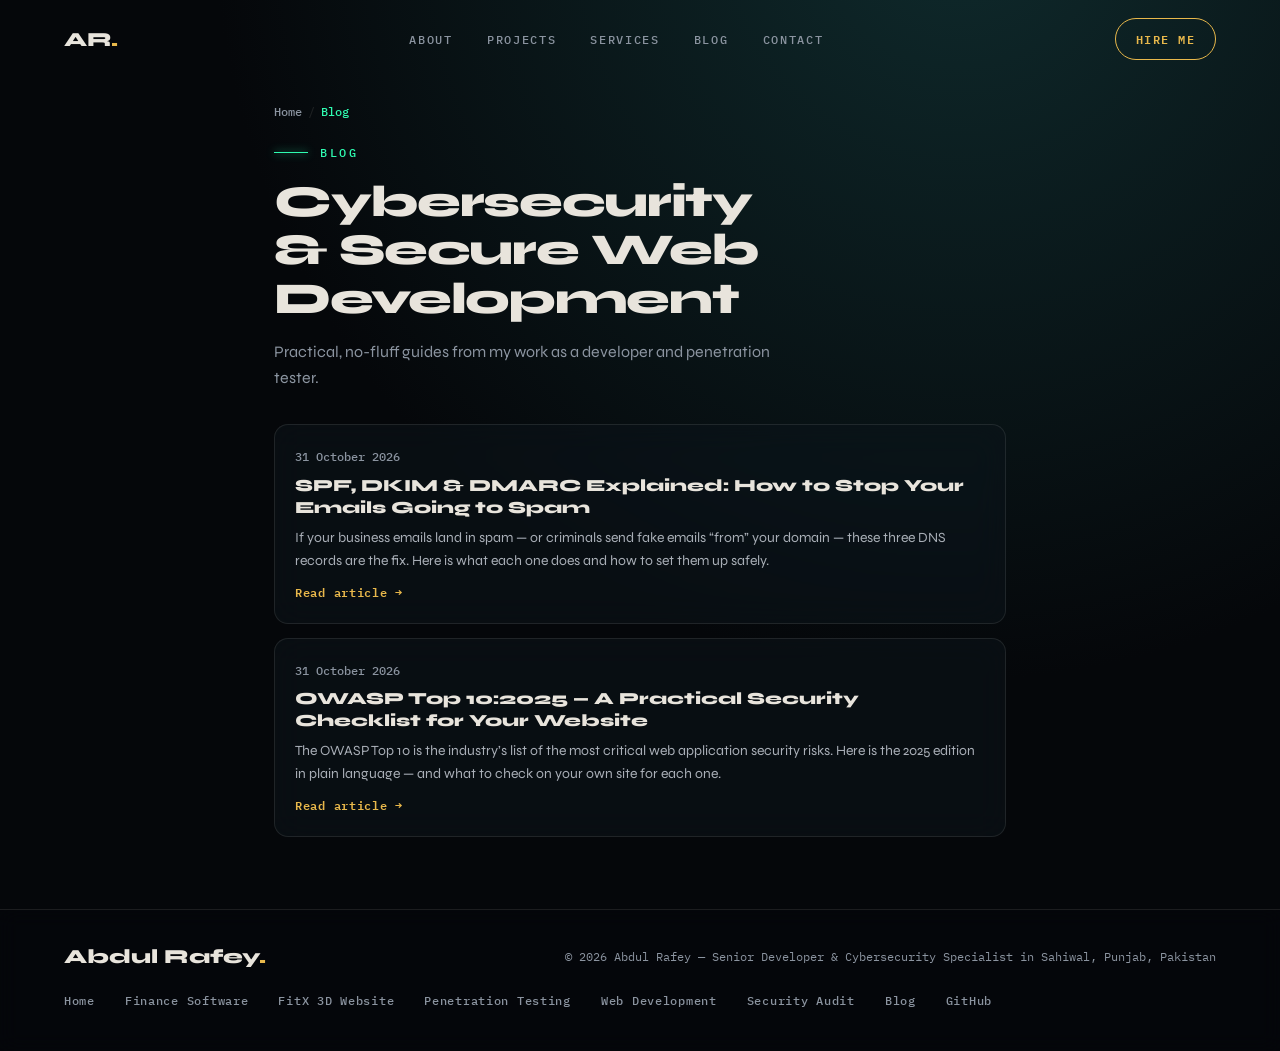
<file: blog/index.html>
<!DOCTYPE html>
<html lang="en" dir="ltr">
<head>
  <meta charset="UTF-8" />
  <meta name="viewport" content="width=device-width, initial-scale=1.0, viewport-fit=cover" />
  <title>Cybersecurity &amp; Web Development Blog | Abdul Rafey</title>
  <meta name="description" content="Practical articles on cybersecurity, penetration testing, email security and secure web development by Abdul Rafey, senior developer in Sahiwal, Pakistan." />
  <link rel="canonical" href="https://rafey.me/blog/" />
  <meta name="robots" content="index, follow, max-snippet:-1, max-image-preview:large, max-video-preview:-1" />
  <meta name="author" content="Abdul Rafey" />
  <meta name="theme-color" content="#05070A" />
  <meta name="color-scheme" content="dark" />
  <meta property="og:type" content="website" />
  <meta property="og:site_name" content="Abdul Rafey" />
  <meta property="og:title" content="Cybersecurity &amp; Web Development Blog | Abdul Rafey" />
  <meta property="og:description" content="Practical articles on cybersecurity, penetration testing, email security and secure web development by Abdul Rafey, senior developer in Sahiwal, Pakistan." />
  <meta property="og:url" content="https://rafey.me/blog/" />
  <meta property="og:image" content="https://rafey.me/assets/images/og-cover.jpg" />
  <meta property="og:locale" content="en_US" />
  <meta name="twitter:card" content="summary_large_image" />
  <meta name="twitter:title" content="Cybersecurity &amp; Web Development Blog | Abdul Rafey" />
  <meta name="twitter:description" content="Practical articles on cybersecurity, penetration testing, email security and secure web development by Abdul Rafey, senior developer in Sahiwal, Pakistan." />
  <meta name="twitter:image" content="https://rafey.me/assets/images/og-cover.jpg" />
  <link rel="icon" href="/assets/icons/logo.svg" type="image/svg+xml" />
  <link rel="icon" href="/assets/icons/icon-32.png" sizes="32x32" type="image/png" />
  <link rel="apple-touch-icon" href="/assets/icons/apple-touch-icon.png" />
  <link rel="manifest" href="/manifest.json" />
  <link rel="preconnect" href="https://fonts.googleapis.com" />
  <link rel="preconnect" href="https://fonts.gstatic.com" crossorigin />
  <link href="https://fonts.googleapis.com/css2?family=DM+Serif+Display:ital@0;1&family=Syne:wght@400;500;600;700;800&family=IBM+Plex+Mono:wght@400;500&display=swap" rel="stylesheet" />
  <link rel="stylesheet" href="/assets/css/style.css" />
  <link rel="stylesheet" href="/assets/css/page.css" />
  <script type="application/ld+json">
{
  "@context": "https://schema.org",
  "@graph": [
    {
      "@type": "WebPage",
      "@id": "https://rafey.me/blog/#webpage",
      "url": "https://rafey.me/blog/",
      "name": "Cybersecurity & Web Development Blog | Abdul Rafey",
      "description": "Practical articles on cybersecurity, penetration testing, email security and secure web development by Abdul Rafey, senior developer in Sahiwal, Pakistan.",
      "inLanguage": "en",
      "isPartOf": {
        "@id": "https://rafey.me/#website"
      },
      "author": {
        "@id": "https://rafey.me/#person"
      },
      "dateModified": "2026-10-31T00:00:00+05:00",
      "breadcrumb": {
        "@id": "https://rafey.me/blog/#breadcrumb"
      },
      "primaryImageOfPage": "https://rafey.me/assets/images/og-cover.jpg"
    },
    {
      "@type": "BreadcrumbList",
      "itemListElement": [
        {
          "@type": "ListItem",
          "position": 1,
          "name": "Home",
          "item": "https://rafey.me/"
        },
        {
          "@type": "ListItem",
          "position": 2,
          "name": "Blog",
          "item": "https://rafey.me/blog/"
        }
      ],
      "@id": "https://rafey.me/blog/#breadcrumb"
    },
    {
      "@type": "WebSite",
      "@id": "https://rafey.me/#website",
      "url": "https://rafey.me/",
      "name": "Abdul Rafey"
    },
    {
      "@type": "Person",
      "@id": "https://rafey.me/#person",
      "name": "Abdul Rafey",
      "url": "https://rafey.me/",
      "jobTitle": "Senior Developer & Cybersecurity Specialist",
      "sameAs": [
        "https://github.com/rafey581"
      ]
    },
    {
      "@type": "Blog",
      "@id": "https://rafey.me/blog/#blog",
      "name": "Abdul Rafey — Cybersecurity & Web Development Blog",
      "author": {
        "@id": "https://rafey.me/#person"
      },
      "blogPost": [
        {
          "@id": "https://rafey.me/blog/spf-dkim-dmarc-guide/#post"
        },
        {
          "@id": "https://rafey.me/blog/owasp-top-10-checklist/#post"
        }
      ]
    }
  ]
}
  </script>
  <script src="/assets/js/page.js" defer></script>
</head>
<body class="page">
  <nav class="nav">
    <a href="/" class="nav-logo">AR<span>.</span></a>
    <ul class="nav-links">
      <li><a href="/#about">About</a></li>
      <li><a href="/#projects">Projects</a></li>
      <li><a href="/#services">Services</a></li>
      <li><a href="/blog/">Blog</a></li>
      <li><a href="/#contact">Contact</a></li>
    </ul>
    <a href="mailto:itsrafey.official@gmail.com" class="nav-cta"><span>Hire Me</span></a>
    <button class="hamburger" id="hamburger" aria-label="Open menu" aria-expanded="false"><span></span><span></span></button>
  </nav>
  <div class="mobile-menu" id="mobileMenu">
    <a href="/" class="mob-link">Home</a>
    <a href="/#projects" class="mob-link">Projects</a>
    <a href="/#services" class="mob-link">Services</a>
    <a href="/blog/" class="mob-link">Blog</a>
    <a href="/#contact" class="mob-link">Contact</a>
  </div>
  <main class="page-main">
    <div class="wrap narrow">
      <nav class="crumbs" aria-label="Breadcrumb"><ol><li><a href="/">Home</a></li><li><span aria-current="page">Blog</span></li></ol></nav>
      <header class="page-hero">
        <p class="eyebrow">Blog</p>
        <h1>Cybersecurity &amp; Secure Web Development</h1>
        <p class="lead">Practical, no-fluff guides from my work as a developer and penetration tester.</p>
      </header>
      <div class="post-list">
        <a class="card glass" href="/blog/spf-dkim-dmarc-guide/"><time datetime="2026-10-31">31 October 2026</time><h2>SPF, DKIM &amp; DMARC Explained: How to Stop Your Emails Going to Spam</h2><p>If your business emails land in spam — or criminals send fake emails “from” your domain — these three DNS records are the fix. Here is what each one does and how to set them up safely.</p><span class="more">Read article →</span></a>
        <a class="card glass" href="/blog/owasp-top-10-checklist/"><time datetime="2026-10-31">31 October 2026</time><h2>OWASP Top 10:2025 — A Practical Security Checklist for Your Website</h2><p>The OWASP Top 10 is the industry’s list of the most critical web application security risks. Here is the 2025 edition in plain language — and what to check on your own site for each one.</p><span class="more">Read article →</span></a>
      </div>
    </div>
  </main>
  <footer class="footer">
    <div class="wrap footer-inner">
      <a href="/" class="footer-logo">Abdul Rafey<span>.</span></a>
      <p>© <span id="year">2026</span> Abdul Rafey — Senior Developer &amp; Cybersecurity Specialist in Sahiwal, Punjab, Pakistan</p>
      <nav class="footer-nav" aria-label="Footer">
        <a href="/">Home</a><a href="/projects/finance-management-software/">Finance Software</a><a href="/projects/fitx-3d-gym-website/">FitX 3D Website</a>
        <a href="/services/penetration-testing/">Penetration Testing</a><a href="/services/web-development/">Web Development</a><a href="/services/website-security-audit/">Security Audit</a>
        <a href="/blog/">Blog</a><a href="https://github.com/rafey581" target="_blank" rel="noopener me">GitHub</a>
      </nav>
    </div>
  </footer>
</body>
</html>
</file>
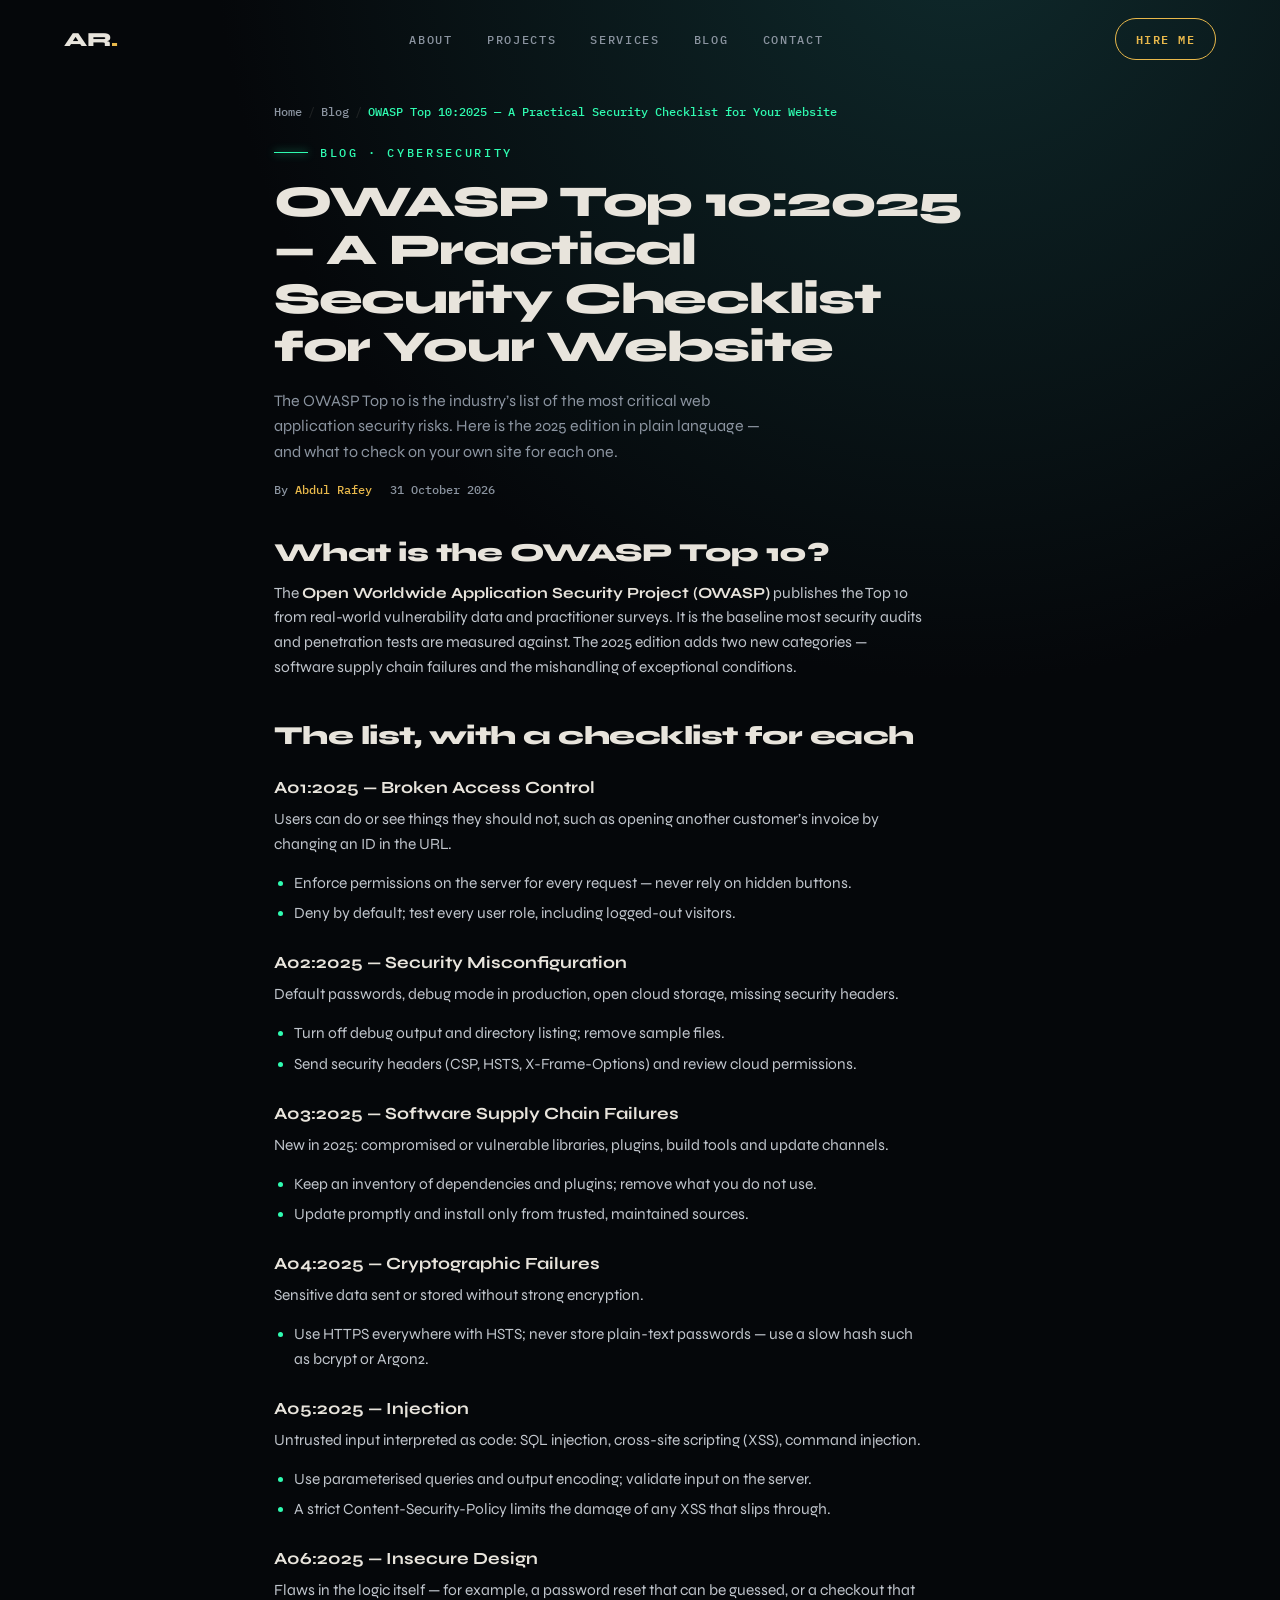
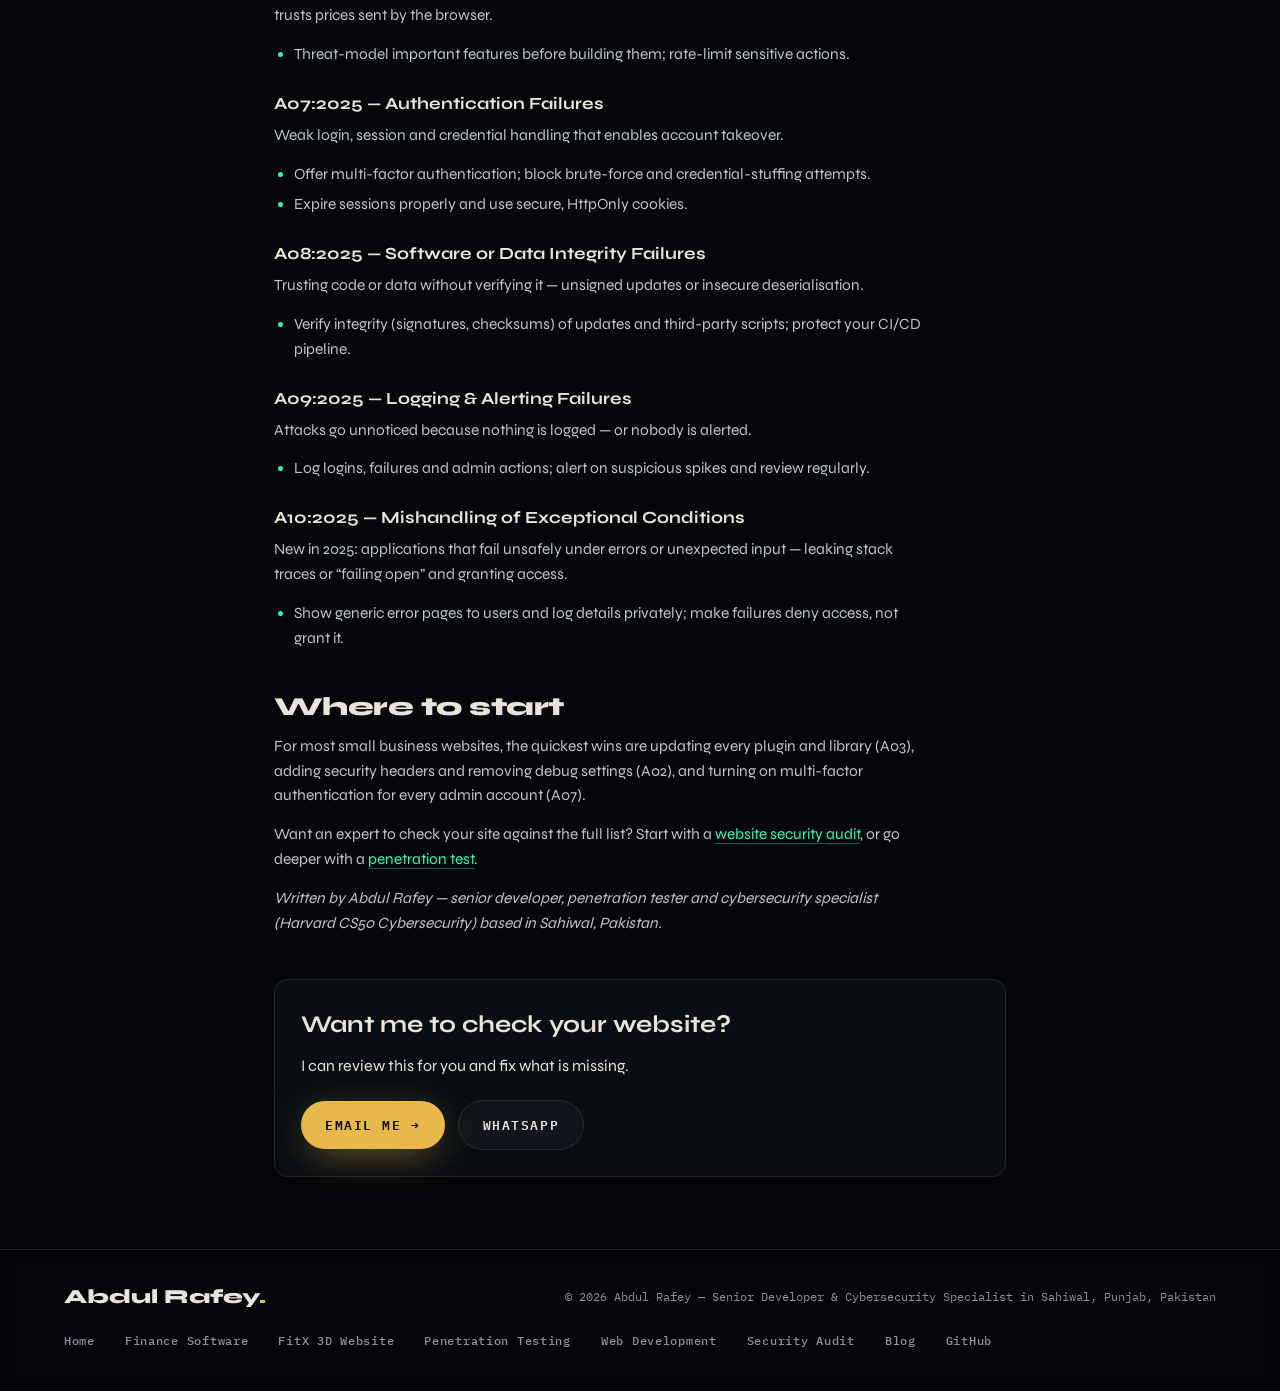
<file: blog/owasp-top-10-checklist/index.html>
<!DOCTYPE html>
<html lang="en" dir="ltr">
<head>
  <meta charset="UTF-8" />
  <meta name="viewport" content="width=device-width, initial-scale=1.0, viewport-fit=cover" />
  <title>OWASP Top 10:2025 Checklist for Small Business Websites</title>
  <meta name="description" content="The OWASP Top 10:2025 explained in plain language, with a practical checklist for each risk that small business websites and web apps can act on today." />
  <link rel="canonical" href="https://rafey.me/blog/owasp-top-10-checklist/" />
  <meta name="robots" content="index, follow, max-snippet:-1, max-image-preview:large, max-video-preview:-1" />
  <meta name="author" content="Abdul Rafey" />
  <meta name="theme-color" content="#05070A" />
  <meta name="color-scheme" content="dark" />
  <meta property="og:type" content="article" />
  <meta property="og:site_name" content="Abdul Rafey" />
  <meta property="og:title" content="OWASP Top 10:2025 Checklist for Small Business Websites" />
  <meta property="og:description" content="The OWASP Top 10:2025 explained in plain language, with a practical checklist for each risk that small business websites and web apps can act on today." />
  <meta property="og:url" content="https://rafey.me/blog/owasp-top-10-checklist/" />
  <meta property="og:image" content="https://rafey.me/assets/images/og-cover.jpg" />
  <meta property="og:locale" content="en_US" />
  <meta name="twitter:card" content="summary_large_image" />
  <meta name="twitter:title" content="OWASP Top 10:2025 Checklist for Small Business Websites" />
  <meta name="twitter:description" content="The OWASP Top 10:2025 explained in plain language, with a practical checklist for each risk that small business websites and web apps can act on today." />
  <meta name="twitter:image" content="https://rafey.me/assets/images/og-cover.jpg" />
  <link rel="icon" href="/assets/icons/logo.svg" type="image/svg+xml" />
  <link rel="icon" href="/assets/icons/icon-32.png" sizes="32x32" type="image/png" />
  <link rel="apple-touch-icon" href="/assets/icons/apple-touch-icon.png" />
  <link rel="manifest" href="/manifest.json" />
  <link rel="preconnect" href="https://fonts.googleapis.com" />
  <link rel="preconnect" href="https://fonts.gstatic.com" crossorigin />
  <link href="https://fonts.googleapis.com/css2?family=DM+Serif+Display:ital@0;1&family=Syne:wght@400;500;600;700;800&family=IBM+Plex+Mono:wght@400;500&display=swap" rel="stylesheet" />
  <link rel="stylesheet" href="/assets/css/style.css" />
  <link rel="stylesheet" href="/assets/css/page.css" />
  <script type="application/ld+json">
{
  "@context": "https://schema.org",
  "@graph": [
    {
      "@type": "WebPage",
      "@id": "https://rafey.me/blog/owasp-top-10-checklist/#webpage",
      "url": "https://rafey.me/blog/owasp-top-10-checklist/",
      "name": "OWASP Top 10:2025 Checklist for Small Business Websites",
      "description": "The OWASP Top 10:2025 explained in plain language, with a practical checklist for each risk that small business websites and web apps can act on today.",
      "inLanguage": "en",
      "isPartOf": {
        "@id": "https://rafey.me/#website"
      },
      "author": {
        "@id": "https://rafey.me/#person"
      },
      "dateModified": "2026-10-31T00:00:00+05:00",
      "breadcrumb": {
        "@id": "https://rafey.me/blog/owasp-top-10-checklist/#breadcrumb"
      },
      "primaryImageOfPage": "https://rafey.me/assets/images/og-cover.jpg"
    },
    {
      "@type": "BreadcrumbList",
      "itemListElement": [
        {
          "@type": "ListItem",
          "position": 1,
          "name": "Home",
          "item": "https://rafey.me/"
        },
        {
          "@type": "ListItem",
          "position": 2,
          "name": "Blog",
          "item": "https://rafey.me/blog/"
        },
        {
          "@type": "ListItem",
          "position": 3,
          "name": "OWASP Top 10:2025 — A Practical Security Checklist for Your Website",
          "item": "https://rafey.me/blog/owasp-top-10-checklist/"
        }
      ],
      "@id": "https://rafey.me/blog/owasp-top-10-checklist/#breadcrumb"
    },
    {
      "@type": "WebSite",
      "@id": "https://rafey.me/#website",
      "url": "https://rafey.me/",
      "name": "Abdul Rafey"
    },
    {
      "@type": "Person",
      "@id": "https://rafey.me/#person",
      "name": "Abdul Rafey",
      "url": "https://rafey.me/",
      "jobTitle": "Senior Developer & Cybersecurity Specialist",
      "sameAs": [
        "https://github.com/rafey581"
      ]
    },
    {
      "@type": "BlogPosting",
      "@id": "https://rafey.me/blog/owasp-top-10-checklist/#post",
      "headline": "OWASP Top 10:2025 — A Practical Security Checklist for Your Website",
      "description": "The OWASP Top 10:2025 explained in plain language, with a practical checklist for each risk that small business websites and web apps can act on today.",
      "datePublished": "2026-10-31T09:00:00+05:00",
      "dateModified": "2026-10-31T09:00:00+05:00",
      "author": {
        "@id": "https://rafey.me/#person"
      },
      "publisher": {
        "@id": "https://rafey.me/#person"
      },
      "image": "https://rafey.me/assets/images/og-cover.jpg",
      "mainEntityOfPage": {
        "@id": "https://rafey.me/blog/owasp-top-10-checklist/#webpage"
      },
      "keywords": "OWASP Top 10 2025, web application security, website security checklist, penetration testing",
      "inLanguage": "en"
    }
  ]
}
  </script>
  <script src="/assets/js/page.js" defer></script>
</head>
<body class="page">
  <nav class="nav">
    <a href="/" class="nav-logo">AR<span>.</span></a>
    <ul class="nav-links">
      <li><a href="/#about">About</a></li>
      <li><a href="/#projects">Projects</a></li>
      <li><a href="/#services">Services</a></li>
      <li><a href="/blog/">Blog</a></li>
      <li><a href="/#contact">Contact</a></li>
    </ul>
    <a href="mailto:itsrafey.official@gmail.com" class="nav-cta"><span>Hire Me</span></a>
    <button class="hamburger" id="hamburger" aria-label="Open menu" aria-expanded="false"><span></span><span></span></button>
  </nav>
  <div class="mobile-menu" id="mobileMenu">
    <a href="/" class="mob-link">Home</a>
    <a href="/#projects" class="mob-link">Projects</a>
    <a href="/#services" class="mob-link">Services</a>
    <a href="/blog/" class="mob-link">Blog</a>
    <a href="/#contact" class="mob-link">Contact</a>
  </div>
  <main class="page-main">
    <div class="wrap narrow">
      <nav class="crumbs" aria-label="Breadcrumb"><ol><li><a href="/">Home</a></li><li><a href="/blog/">Blog</a></li><li><span aria-current="page">OWASP Top 10:2025 — A Practical Security Checklist for Your Website</span></li></ol></nav>
      <header class="page-hero">
        <p class="eyebrow">Blog · Cybersecurity</p>
        <h1>OWASP Top 10:2025 — A Practical Security Checklist for Your Website</h1>
        <p class="lead">The OWASP Top 10 is the industry’s list of the most critical web application security risks. Here is the 2025 edition in plain language — and what to check on your own site for each one.</p>
        <div class="meta-row"><span>By <b>Abdul Rafey</b></span><span><time datetime="2026-10-31">31 October 2026</time></span></div>
      </header>
      <article class="article">
        <h2>What is the OWASP Top 10?</h2>
        <p>The <strong>Open Worldwide Application Security Project (OWASP)</strong> publishes the Top 10 from real-world vulnerability data and practitioner surveys. It is the baseline most security audits and penetration tests are measured against. The 2025 edition adds two new categories — software supply chain failures and the mishandling of exceptional conditions.</p>
        <h2>The list, with a checklist for each</h2>
        <h3>A01:2025 — Broken Access Control</h3>
        <p>Users can do or see things they should not, such as opening another customer’s invoice by changing an ID in the URL.</p>
        <ul><li>Enforce permissions on the server for every request — never rely on hidden buttons.</li><li>Deny by default; test every user role, including logged-out visitors.</li></ul>
        <h3>A02:2025 — Security Misconfiguration</h3>
        <p>Default passwords, debug mode in production, open cloud storage, missing security headers.</p>
        <ul><li>Turn off debug output and directory listing; remove sample files.</li><li>Send security headers (CSP, HSTS, X-Frame-Options) and review cloud permissions.</li></ul>
        <h3>A03:2025 — Software Supply Chain Failures</h3>
        <p>New in 2025: compromised or vulnerable libraries, plugins, build tools and update channels.</p>
        <ul><li>Keep an inventory of dependencies and plugins; remove what you do not use.</li><li>Update promptly and install only from trusted, maintained sources.</li></ul>
        <h3>A04:2025 — Cryptographic Failures</h3>
        <p>Sensitive data sent or stored without strong encryption.</p>
        <ul><li>Use HTTPS everywhere with HSTS; never store plain-text passwords — use a slow hash such as bcrypt or Argon2.</li></ul>
        <h3>A05:2025 — Injection</h3>
        <p>Untrusted input interpreted as code: SQL injection, cross-site scripting (XSS), command injection.</p>
        <ul><li>Use parameterised queries and output encoding; validate input on the server.</li><li>A strict Content-Security-Policy limits the damage of any XSS that slips through.</li></ul>
        <h3>A06:2025 — Insecure Design</h3>
        <p>Flaws in the logic itself — for example, a password reset that can be guessed, or a checkout that trusts prices sent by the browser.</p>
        <ul><li>Threat-model important features before building them; rate-limit sensitive actions.</li></ul>
        <h3>A07:2025 — Authentication Failures</h3>
        <p>Weak login, session and credential handling that enables account takeover.</p>
        <ul><li>Offer multi-factor authentication; block brute-force and credential-stuffing attempts.</li><li>Expire sessions properly and use secure, HttpOnly cookies.</li></ul>
        <h3>A08:2025 — Software or Data Integrity Failures</h3>
        <p>Trusting code or data without verifying it — unsigned updates or insecure deserialisation.</p>
        <ul><li>Verify integrity (signatures, checksums) of updates and third-party scripts; protect your CI/CD pipeline.</li></ul>
        <h3>A09:2025 — Logging &amp; Alerting Failures</h3>
        <p>Attacks go unnoticed because nothing is logged — or nobody is alerted.</p>
        <ul><li>Log logins, failures and admin actions; alert on suspicious spikes and review regularly.</li></ul>
        <h3>A10:2025 — Mishandling of Exceptional Conditions</h3>
        <p>New in 2025: applications that fail unsafely under errors or unexpected input — leaking stack traces or “failing open” and granting access.</p>
        <ul><li>Show generic error pages to users and log details privately; make failures deny access, not grant it.</li></ul>
        <h2>Where to start</h2>
        <p>For most small business websites, the quickest wins are updating every plugin and library (A03), adding security headers and removing debug settings (A02), and turning on multi-factor authentication for every admin account (A07).</p>
        <p>Want an expert to check your site against the full list? Start with a <a href="/services/website-security-audit/">website security audit</a>, or go deeper with a <a href="/services/penetration-testing/">penetration test</a>.</p>
        <p><em>Written by Abdul Rafey — senior developer, penetration tester and cybersecurity specialist (Harvard CS50 Cybersecurity) based in Sahiwal, Pakistan.</em></p>
      </article>
      <section class="cta glass">
        <h2>Want me to check your website?</h2>
        <p>I can review this for you and fix what is missing.</p>
        <a class="btn btn-primary" href="mailto:itsrafey.official@gmail.com?subject=Security%20check"><span>Email me →</span></a>
        <a class="btn btn-ghost" href="https://wa.link/kceoyh" target="_blank" rel="noopener"><span>WhatsApp</span></a>
      </section>
    </div>
  </main>
  <footer class="footer">
    <div class="wrap footer-inner">
      <a href="/" class="footer-logo">Abdul Rafey<span>.</span></a>
      <p>© <span id="year">2026</span> Abdul Rafey — Senior Developer &amp; Cybersecurity Specialist in Sahiwal, Punjab, Pakistan</p>
      <nav class="footer-nav" aria-label="Footer">
        <a href="/">Home</a><a href="/projects/finance-management-software/">Finance Software</a><a href="/projects/fitx-3d-gym-website/">FitX 3D Website</a>
        <a href="/services/penetration-testing/">Penetration Testing</a><a href="/services/web-development/">Web Development</a><a href="/services/website-security-audit/">Security Audit</a>
        <a href="/blog/">Blog</a><a href="https://github.com/rafey581" target="_blank" rel="noopener me">GitHub</a>
      </nav>
    </div>
  </footer>
</body>
</html>
</file>
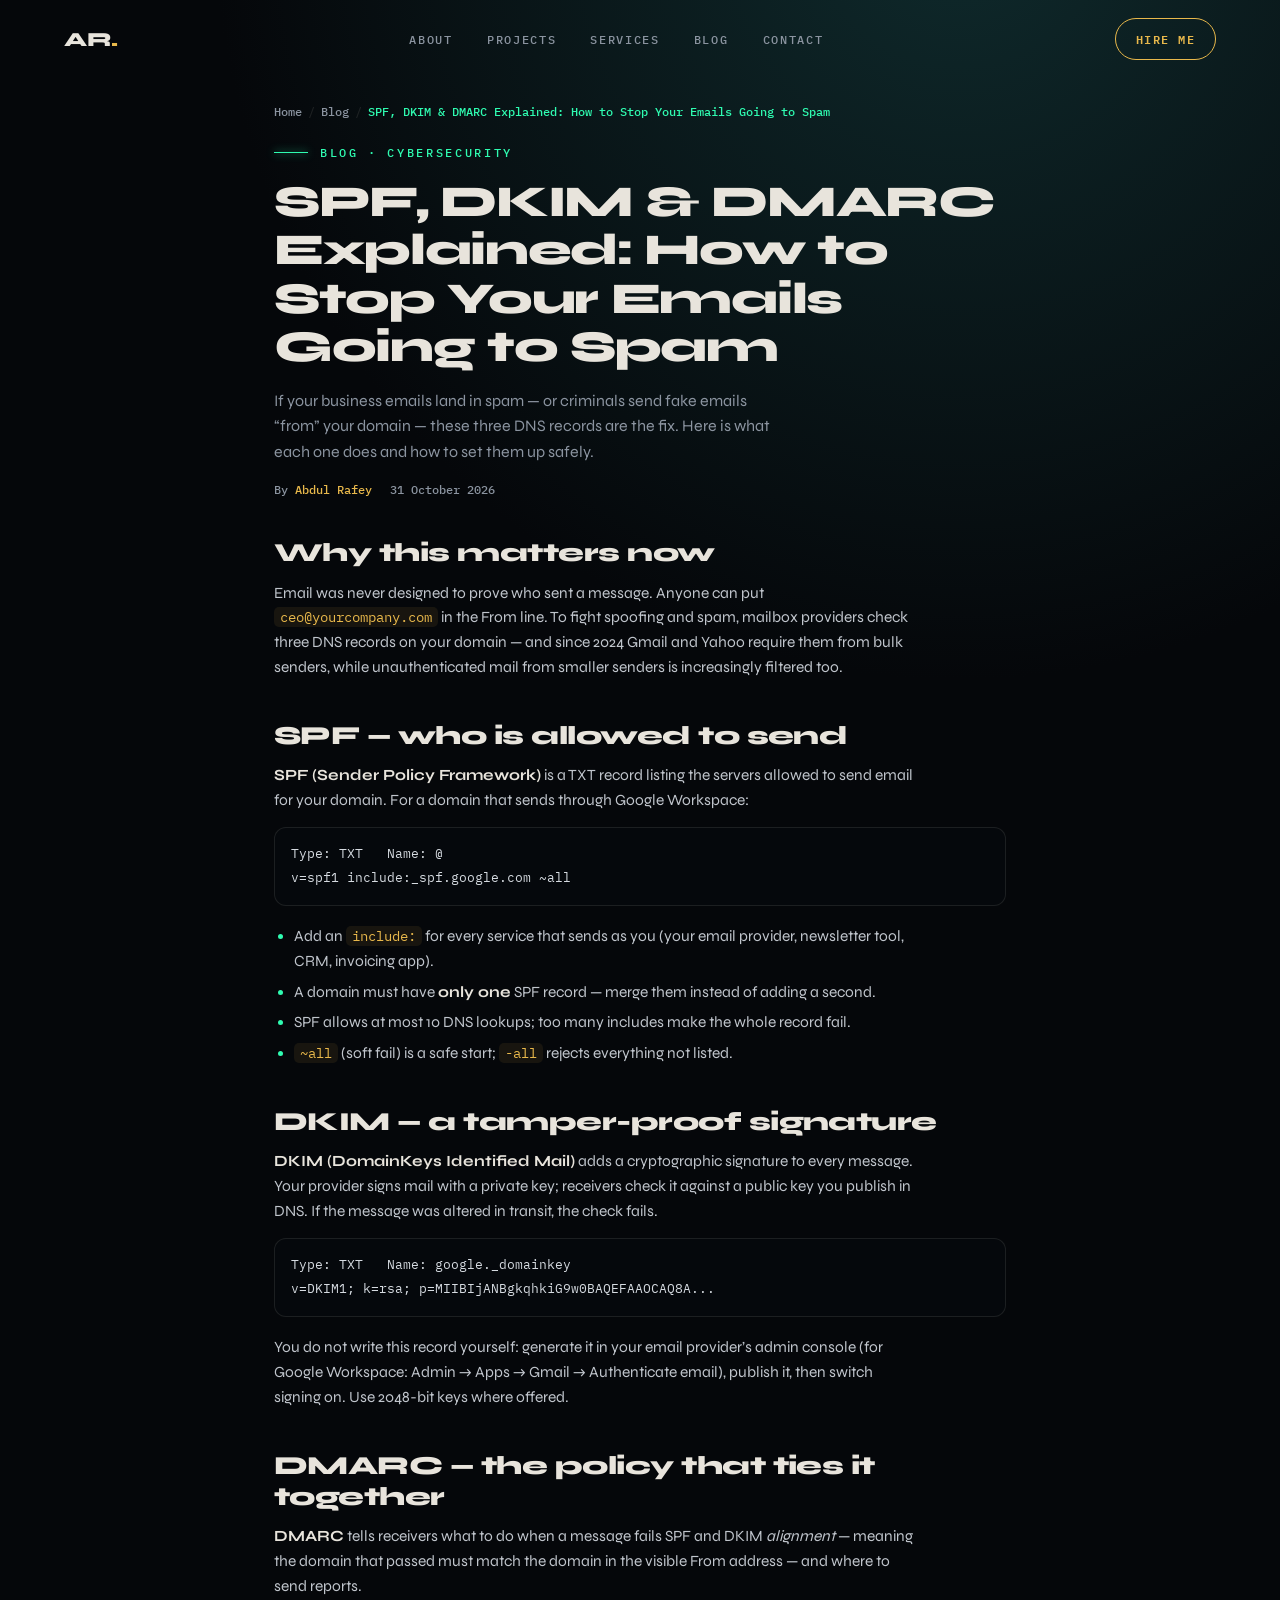
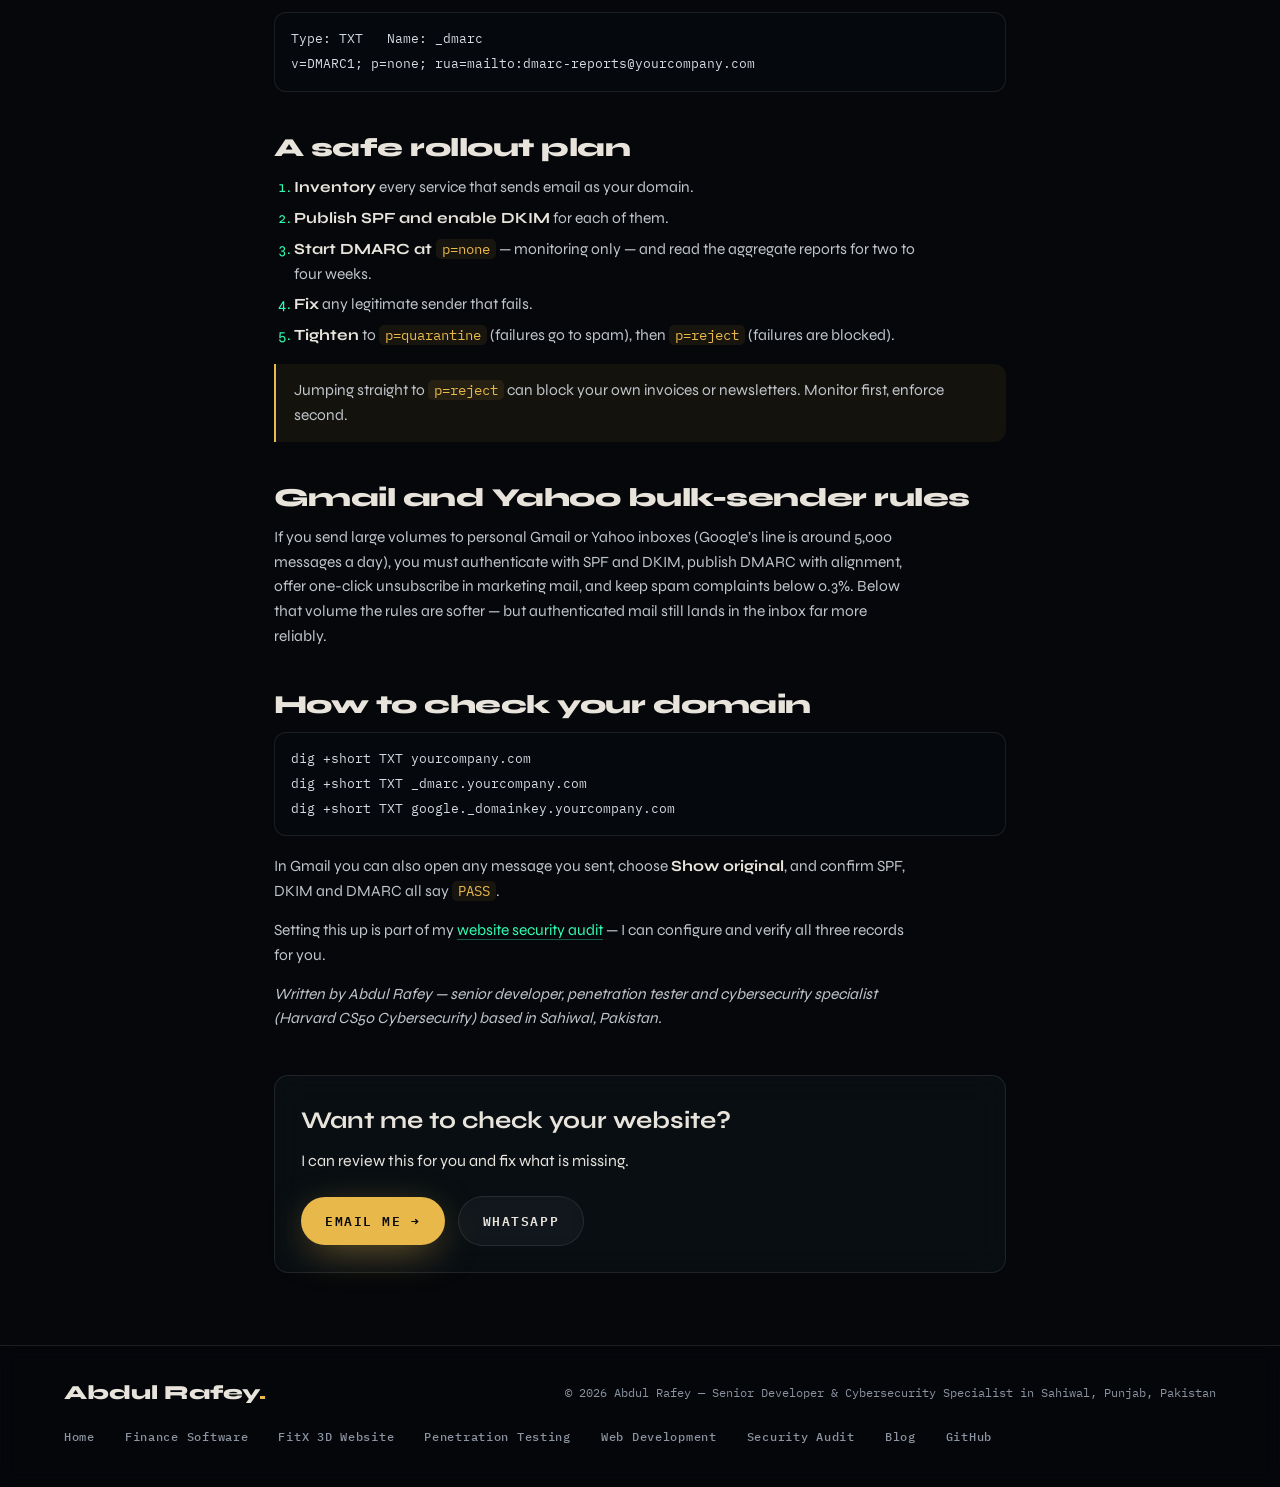
<file: blog/spf-dkim-dmarc-guide/index.html>
<!DOCTYPE html>
<html lang="en" dir="ltr">
<head>
  <meta charset="UTF-8" />
  <meta name="viewport" content="width=device-width, initial-scale=1.0, viewport-fit=cover" />
  <title>SPF, DKIM &amp; DMARC Explained: Stop Emails Going to Spam</title>
  <meta name="description" content="A practical guide to SPF, DKIM and DMARC: what each record does, example DNS records, a safe rollout plan and how to check your domain." />
  <link rel="canonical" href="https://rafey.me/blog/spf-dkim-dmarc-guide/" />
  <meta name="robots" content="index, follow, max-snippet:-1, max-image-preview:large, max-video-preview:-1" />
  <meta name="author" content="Abdul Rafey" />
  <meta name="theme-color" content="#05070A" />
  <meta name="color-scheme" content="dark" />
  <meta property="og:type" content="article" />
  <meta property="og:site_name" content="Abdul Rafey" />
  <meta property="og:title" content="SPF, DKIM &amp; DMARC Explained: Stop Emails Going to Spam" />
  <meta property="og:description" content="A practical guide to SPF, DKIM and DMARC: what each record does, example DNS records, a safe rollout plan and how to check your domain." />
  <meta property="og:url" content="https://rafey.me/blog/spf-dkim-dmarc-guide/" />
  <meta property="og:image" content="https://rafey.me/assets/images/og-cover.jpg" />
  <meta property="og:locale" content="en_US" />
  <meta name="twitter:card" content="summary_large_image" />
  <meta name="twitter:title" content="SPF, DKIM &amp; DMARC Explained: Stop Emails Going to Spam" />
  <meta name="twitter:description" content="A practical guide to SPF, DKIM and DMARC: what each record does, example DNS records, a safe rollout plan and how to check your domain." />
  <meta name="twitter:image" content="https://rafey.me/assets/images/og-cover.jpg" />
  <link rel="icon" href="/assets/icons/logo.svg" type="image/svg+xml" />
  <link rel="icon" href="/assets/icons/icon-32.png" sizes="32x32" type="image/png" />
  <link rel="apple-touch-icon" href="/assets/icons/apple-touch-icon.png" />
  <link rel="manifest" href="/manifest.json" />
  <link rel="preconnect" href="https://fonts.googleapis.com" />
  <link rel="preconnect" href="https://fonts.gstatic.com" crossorigin />
  <link href="https://fonts.googleapis.com/css2?family=DM+Serif+Display:ital@0;1&family=Syne:wght@400;500;600;700;800&family=IBM+Plex+Mono:wght@400;500&display=swap" rel="stylesheet" />
  <link rel="stylesheet" href="/assets/css/style.css" />
  <link rel="stylesheet" href="/assets/css/page.css" />
  <script type="application/ld+json">
{
  "@context": "https://schema.org",
  "@graph": [
    {
      "@type": "WebPage",
      "@id": "https://rafey.me/blog/spf-dkim-dmarc-guide/#webpage",
      "url": "https://rafey.me/blog/spf-dkim-dmarc-guide/",
      "name": "SPF, DKIM & DMARC Explained: Stop Emails Going to Spam",
      "description": "A practical guide to SPF, DKIM and DMARC: what each record does, example DNS records, a safe rollout plan and how to check your domain.",
      "inLanguage": "en",
      "isPartOf": {
        "@id": "https://rafey.me/#website"
      },
      "author": {
        "@id": "https://rafey.me/#person"
      },
      "dateModified": "2026-10-31T00:00:00+05:00",
      "breadcrumb": {
        "@id": "https://rafey.me/blog/spf-dkim-dmarc-guide/#breadcrumb"
      },
      "primaryImageOfPage": "https://rafey.me/assets/images/og-cover.jpg"
    },
    {
      "@type": "BreadcrumbList",
      "itemListElement": [
        {
          "@type": "ListItem",
          "position": 1,
          "name": "Home",
          "item": "https://rafey.me/"
        },
        {
          "@type": "ListItem",
          "position": 2,
          "name": "Blog",
          "item": "https://rafey.me/blog/"
        },
        {
          "@type": "ListItem",
          "position": 3,
          "name": "SPF, DKIM & DMARC Explained: How to Stop Your Emails Going to Spam",
          "item": "https://rafey.me/blog/spf-dkim-dmarc-guide/"
        }
      ],
      "@id": "https://rafey.me/blog/spf-dkim-dmarc-guide/#breadcrumb"
    },
    {
      "@type": "WebSite",
      "@id": "https://rafey.me/#website",
      "url": "https://rafey.me/",
      "name": "Abdul Rafey"
    },
    {
      "@type": "Person",
      "@id": "https://rafey.me/#person",
      "name": "Abdul Rafey",
      "url": "https://rafey.me/",
      "jobTitle": "Senior Developer & Cybersecurity Specialist",
      "sameAs": [
        "https://github.com/rafey581"
      ]
    },
    {
      "@type": "BlogPosting",
      "@id": "https://rafey.me/blog/spf-dkim-dmarc-guide/#post",
      "headline": "SPF, DKIM & DMARC Explained: How to Stop Your Emails Going to Spam",
      "description": "A practical guide to SPF, DKIM and DMARC: what each record does, example DNS records, a safe rollout plan and how to check your domain.",
      "datePublished": "2026-10-31T09:00:00+05:00",
      "dateModified": "2026-10-31T09:00:00+05:00",
      "author": {
        "@id": "https://rafey.me/#person"
      },
      "publisher": {
        "@id": "https://rafey.me/#person"
      },
      "image": "https://rafey.me/assets/images/og-cover.jpg",
      "mainEntityOfPage": {
        "@id": "https://rafey.me/blog/spf-dkim-dmarc-guide/#webpage"
      },
      "keywords": "SPF, DKIM, DMARC, email security, email deliverability, spam",
      "inLanguage": "en"
    }
  ]
}
  </script>
  <script src="/assets/js/page.js" defer></script>
</head>
<body class="page">
  <nav class="nav">
    <a href="/" class="nav-logo">AR<span>.</span></a>
    <ul class="nav-links">
      <li><a href="/#about">About</a></li>
      <li><a href="/#projects">Projects</a></li>
      <li><a href="/#services">Services</a></li>
      <li><a href="/blog/">Blog</a></li>
      <li><a href="/#contact">Contact</a></li>
    </ul>
    <a href="mailto:itsrafey.official@gmail.com" class="nav-cta"><span>Hire Me</span></a>
    <button class="hamburger" id="hamburger" aria-label="Open menu" aria-expanded="false"><span></span><span></span></button>
  </nav>
  <div class="mobile-menu" id="mobileMenu">
    <a href="/" class="mob-link">Home</a>
    <a href="/#projects" class="mob-link">Projects</a>
    <a href="/#services" class="mob-link">Services</a>
    <a href="/blog/" class="mob-link">Blog</a>
    <a href="/#contact" class="mob-link">Contact</a>
  </div>
  <main class="page-main">
    <div class="wrap narrow">
      <nav class="crumbs" aria-label="Breadcrumb"><ol><li><a href="/">Home</a></li><li><a href="/blog/">Blog</a></li><li><span aria-current="page">SPF, DKIM &amp; DMARC Explained: How to Stop Your Emails Going to Spam</span></li></ol></nav>
      <header class="page-hero">
        <p class="eyebrow">Blog · Cybersecurity</p>
        <h1>SPF, DKIM &amp; DMARC Explained: How to Stop Your Emails Going to Spam</h1>
        <p class="lead">If your business emails land in spam — or criminals send fake emails “from” your domain — these three DNS records are the fix. Here is what each one does and how to set them up safely.</p>
        <div class="meta-row"><span>By <b>Abdul Rafey</b></span><span><time datetime="2026-10-31">31 October 2026</time></span></div>
      </header>
      <article class="article">
        <h2>Why this matters now</h2>
        <p>Email was never designed to prove who sent a message. Anyone can put <code>ceo@yourcompany.com</code> in the From line. To fight spoofing and spam, mailbox providers check three DNS records on your domain — and since 2024 Gmail and Yahoo require them from bulk senders, while unauthenticated mail from smaller senders is increasingly filtered too.</p>
        <h2>SPF — who is allowed to send</h2>
        <p><strong>SPF (Sender Policy Framework)</strong> is a TXT record listing the servers allowed to send email for your domain. For a domain that sends through Google Workspace:</p>
        <pre><code>Type: TXT   Name: @
v=spf1 include:_spf.google.com ~all</code></pre>
        <ul>
          <li>Add an <code>include:</code> for every service that sends as you (your email provider, newsletter tool, CRM, invoicing app).</li>
          <li>A domain must have <strong>only one</strong> SPF record — merge them instead of adding a second.</li>
          <li>SPF allows at most 10 DNS lookups; too many includes make the whole record fail.</li>
          <li><code>~all</code> (soft fail) is a safe start; <code>-all</code> rejects everything not listed.</li>
        </ul>
        <h2>DKIM — a tamper-proof signature</h2>
        <p><strong>DKIM (DomainKeys Identified Mail)</strong> adds a cryptographic signature to every message. Your provider signs mail with a private key; receivers check it against a public key you publish in DNS. If the message was altered in transit, the check fails.</p>
        <pre><code>Type: TXT   Name: google._domainkey
v=DKIM1; k=rsa; p=MIIBIjANBgkqhkiG9w0BAQEFAAOCAQ8A...</code></pre>
        <p>You do not write this record yourself: generate it in your email provider’s admin console (for Google Workspace: Admin → Apps → Gmail → Authenticate email), publish it, then switch signing on. Use 2048-bit keys where offered.</p>
        <h2>DMARC — the policy that ties it together</h2>
        <p><strong>DMARC</strong> tells receivers what to do when a message fails SPF and DKIM <em>alignment</em> — meaning the domain that passed must match the domain in the visible From address — and where to send reports.</p>
        <pre><code>Type: TXT   Name: _dmarc
v=DMARC1; p=none; rua=mailto:dmarc-reports@yourcompany.com</code></pre>
        <h2>A safe rollout plan</h2>
        <ol>
          <li><strong>Inventory</strong> every service that sends email as your domain.</li>
          <li><strong>Publish SPF and enable DKIM</strong> for each of them.</li>
          <li><strong>Start DMARC at <code>p=none</code></strong> — monitoring only — and read the aggregate reports for two to four weeks.</li>
          <li><strong>Fix</strong> any legitimate sender that fails.</li>
          <li><strong>Tighten</strong> to <code>p=quarantine</code> (failures go to spam), then <code>p=reject</code> (failures are blocked).</li>
        </ol>
        <div class="callout">Jumping straight to <code>p=reject</code> can block your own invoices or newsletters. Monitor first, enforce second.</div>
        <h2>Gmail and Yahoo bulk-sender rules</h2>
        <p>If you send large volumes to personal Gmail or Yahoo inboxes (Google’s line is around 5,000 messages a day), you must authenticate with SPF and DKIM, publish DMARC with alignment, offer one-click unsubscribe in marketing mail, and keep spam complaints below 0.3%. Below that volume the rules are softer — but authenticated mail still lands in the inbox far more reliably.</p>
        <h2>How to check your domain</h2>
        <pre><code>dig +short TXT yourcompany.com
dig +short TXT _dmarc.yourcompany.com
dig +short TXT google._domainkey.yourcompany.com</code></pre>
        <p>In Gmail you can also open any message you sent, choose <strong>Show original</strong>, and confirm SPF, DKIM and DMARC all say <code>PASS</code>.</p>
        <p>Setting this up is part of my <a href="/services/website-security-audit/">website security audit</a> — I can configure and verify all three records for you.</p>
        <p><em>Written by Abdul Rafey — senior developer, penetration tester and cybersecurity specialist (Harvard CS50 Cybersecurity) based in Sahiwal, Pakistan.</em></p>
      </article>
      <section class="cta glass">
        <h2>Want me to check your website?</h2>
        <p>I can review this for you and fix what is missing.</p>
        <a class="btn btn-primary" href="mailto:itsrafey.official@gmail.com?subject=Security%20check"><span>Email me →</span></a>
        <a class="btn btn-ghost" href="https://wa.link/kceoyh" target="_blank" rel="noopener"><span>WhatsApp</span></a>
      </section>
    </div>
  </main>
  <footer class="footer">
    <div class="wrap footer-inner">
      <a href="/" class="footer-logo">Abdul Rafey<span>.</span></a>
      <p>© <span id="year">2026</span> Abdul Rafey — Senior Developer &amp; Cybersecurity Specialist in Sahiwal, Punjab, Pakistan</p>
      <nav class="footer-nav" aria-label="Footer">
        <a href="/">Home</a><a href="/projects/finance-management-software/">Finance Software</a><a href="/projects/fitx-3d-gym-website/">FitX 3D Website</a>
        <a href="/services/penetration-testing/">Penetration Testing</a><a href="/services/web-development/">Web Development</a><a href="/services/website-security-audit/">Security Audit</a>
        <a href="/blog/">Blog</a><a href="https://github.com/rafey581" target="_blank" rel="noopener me">GitHub</a>
      </nav>
    </div>
  </footer>
</body>
</html>
</file>
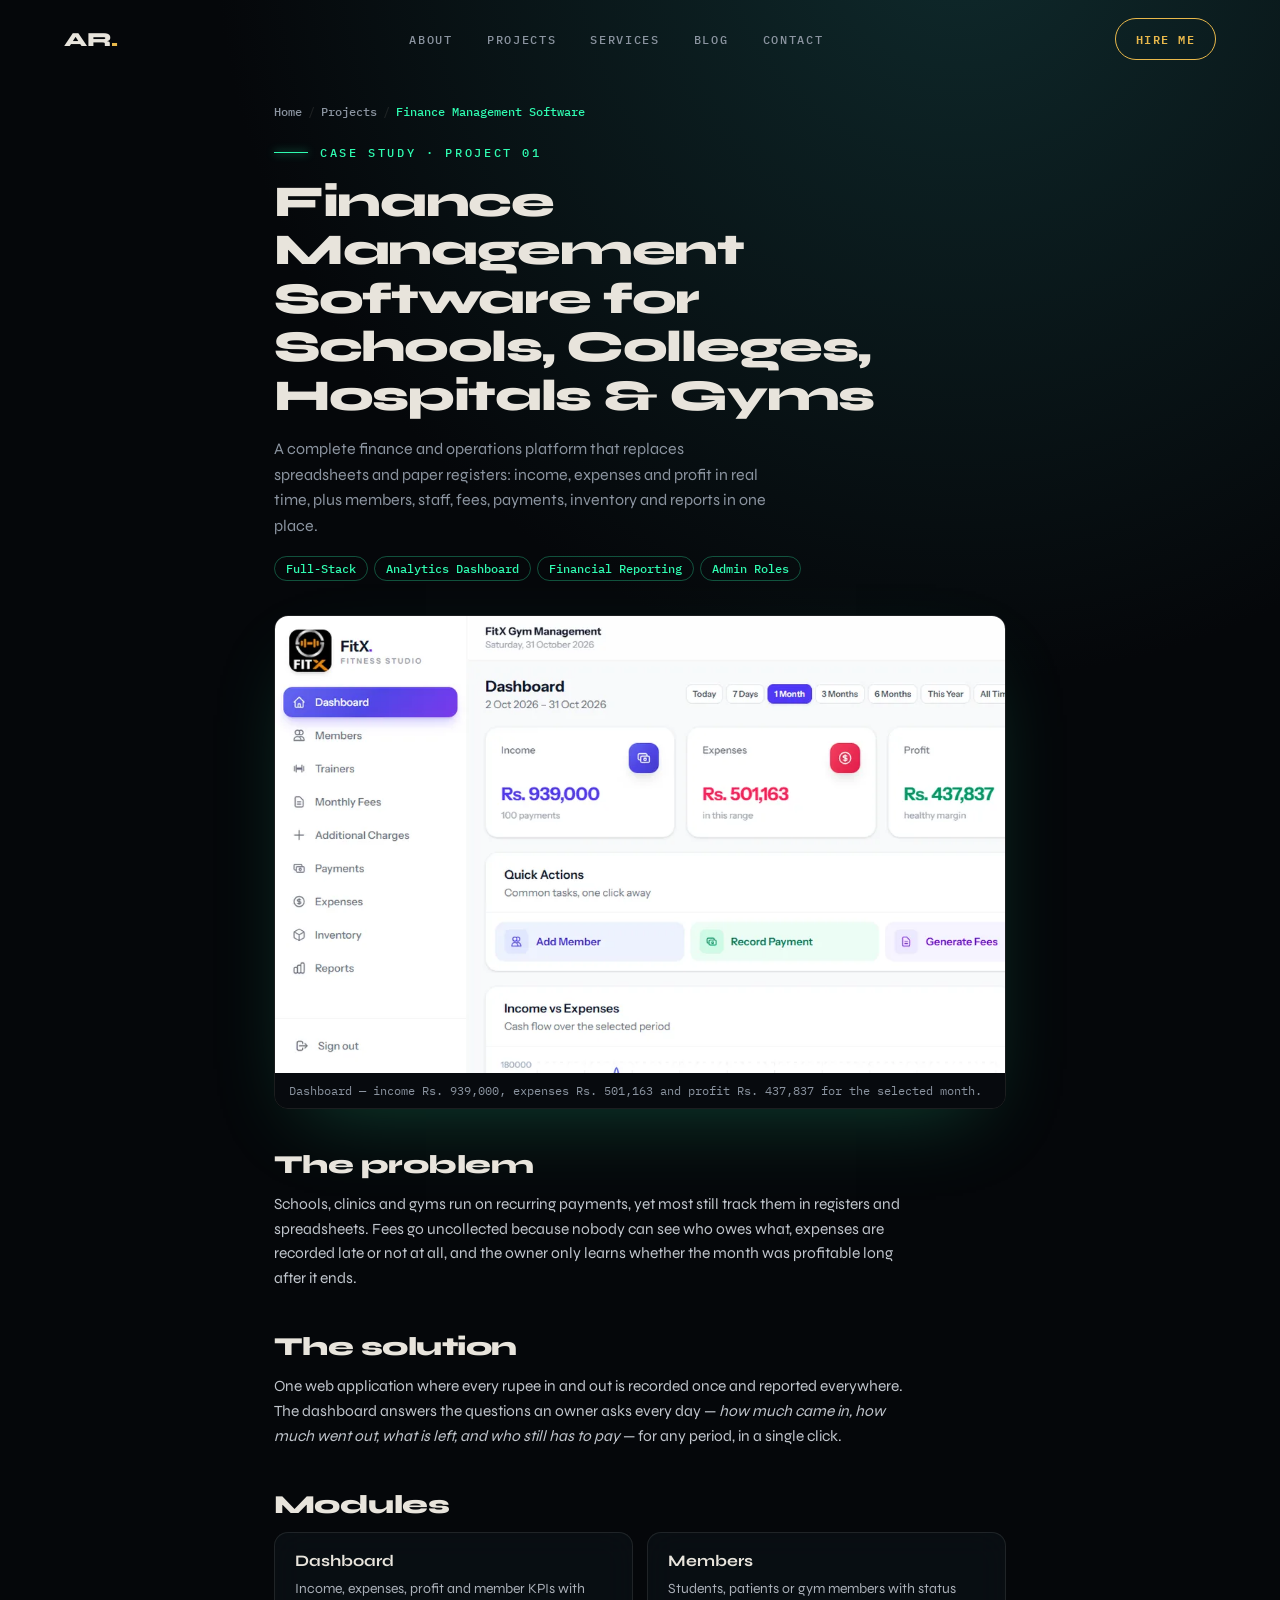
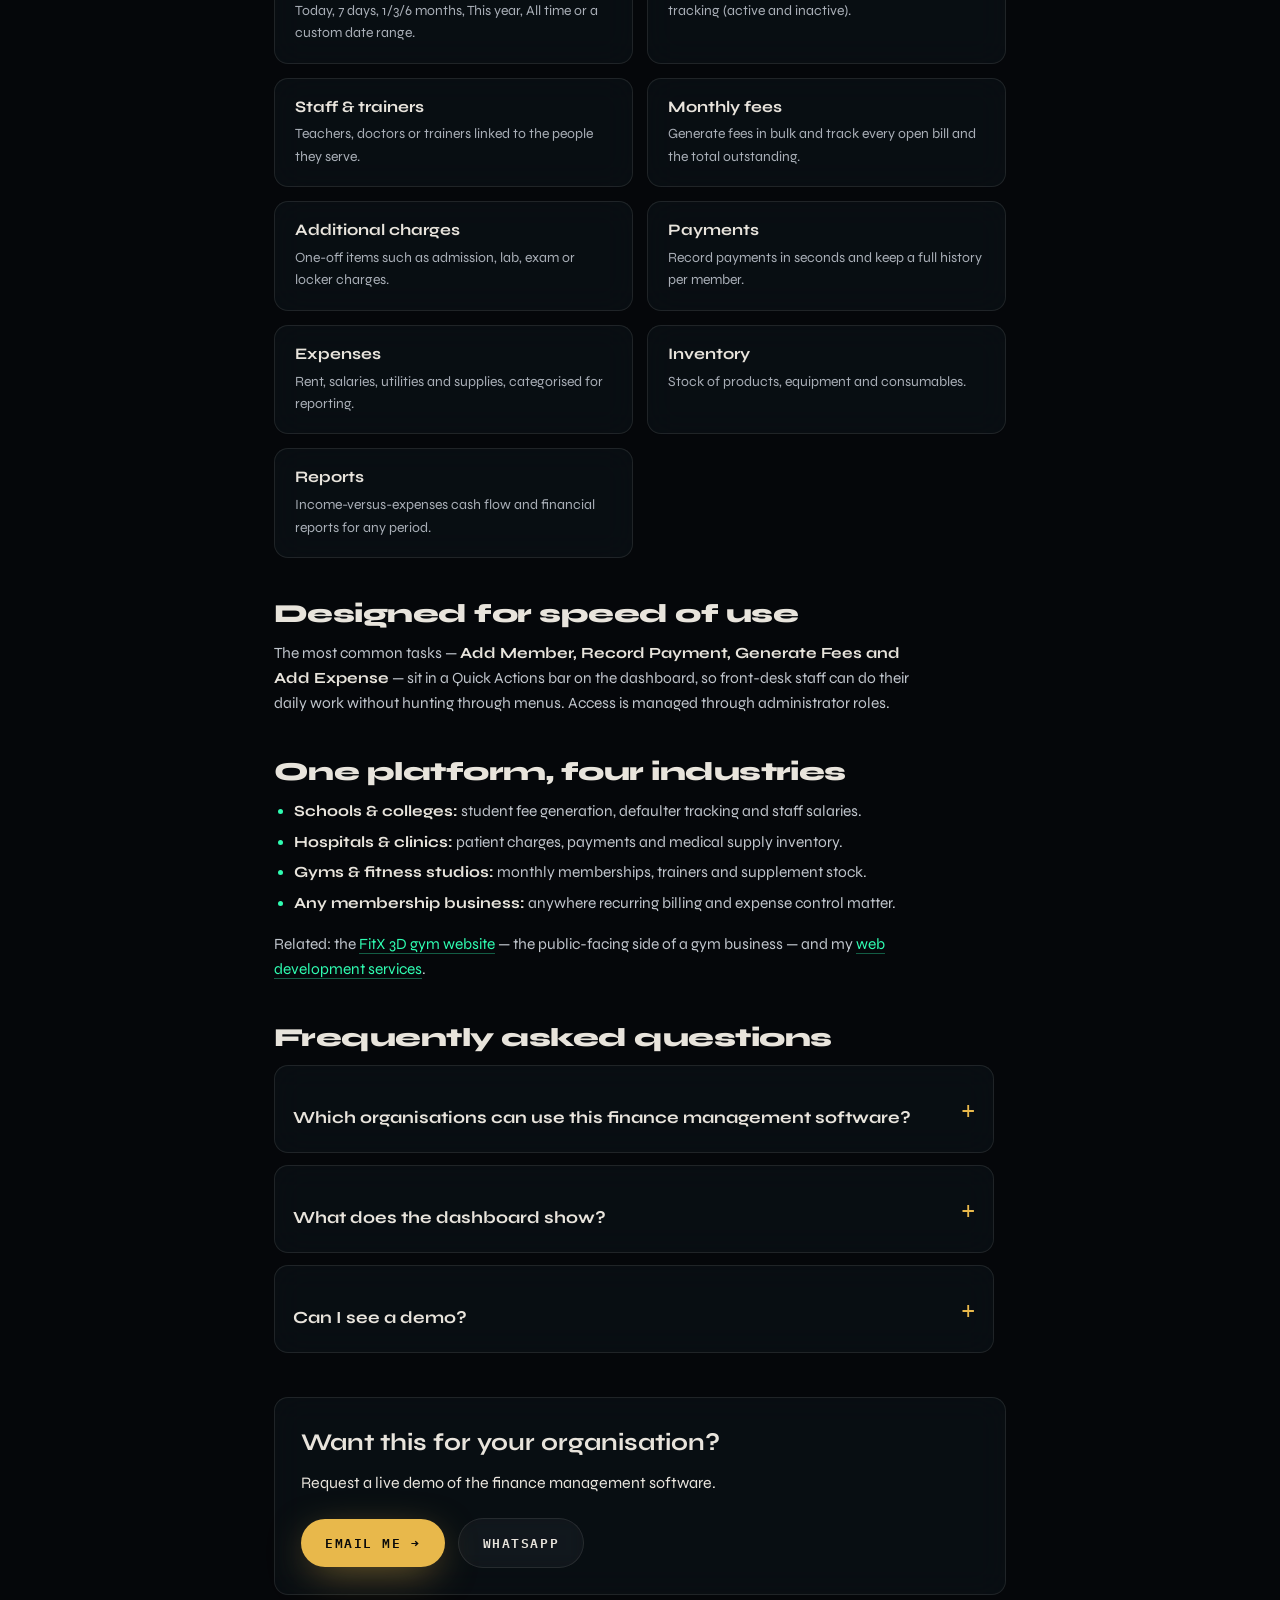
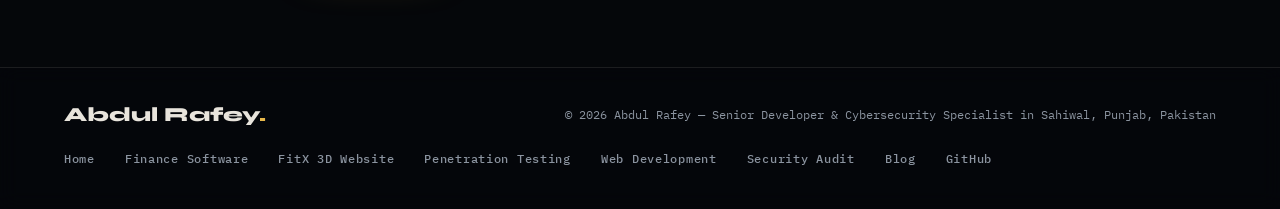
<file: projects/finance-management-software/index.html>
<!DOCTYPE html>
<html lang="en" dir="ltr">
<head>
  <meta charset="UTF-8" />
  <meta name="viewport" content="width=device-width, initial-scale=1.0, viewport-fit=cover" />
  <title>Finance Management Software — Case Study | Abdul Rafey</title>
  <meta name="description" content="Case study: a finance and operations platform for schools, colleges, hospitals and gyms — income, expenses, profit, fees, payments, inventory and reports." />
  <link rel="canonical" href="https://rafey.me/projects/finance-management-software/" />
  <meta name="robots" content="index, follow, max-snippet:-1, max-image-preview:large, max-video-preview:-1" />
  <meta name="author" content="Abdul Rafey" />
  <meta name="theme-color" content="#05070A" />
  <meta name="color-scheme" content="dark" />
  <meta property="og:type" content="article" />
  <meta property="og:site_name" content="Abdul Rafey" />
  <meta property="og:title" content="Finance Management Software — Case Study | Abdul Rafey" />
  <meta property="og:description" content="Case study: a finance and operations platform for schools, colleges, hospitals and gyms — income, expenses, profit, fees, payments, inventory and reports." />
  <meta property="og:url" content="https://rafey.me/projects/finance-management-software/" />
  <meta property="og:image" content="https://rafey.me/assets/images/og-cover.jpg" />
  <meta property="og:locale" content="en_US" />
  <meta name="twitter:card" content="summary_large_image" />
  <meta name="twitter:title" content="Finance Management Software — Case Study | Abdul Rafey" />
  <meta name="twitter:description" content="Case study: a finance and operations platform for schools, colleges, hospitals and gyms — income, expenses, profit, fees, payments, inventory and reports." />
  <meta name="twitter:image" content="https://rafey.me/assets/images/og-cover.jpg" />
  <link rel="icon" href="/assets/icons/logo.svg" type="image/svg+xml" />
  <link rel="icon" href="/assets/icons/icon-32.png" sizes="32x32" type="image/png" />
  <link rel="apple-touch-icon" href="/assets/icons/apple-touch-icon.png" />
  <link rel="manifest" href="/manifest.json" />
  <link rel="preconnect" href="https://fonts.googleapis.com" />
  <link rel="preconnect" href="https://fonts.gstatic.com" crossorigin />
  <link href="https://fonts.googleapis.com/css2?family=DM+Serif+Display:ital@0;1&family=Syne:wght@400;500;600;700;800&family=IBM+Plex+Mono:wght@400;500&display=swap" rel="stylesheet" />
  <link rel="stylesheet" href="/assets/css/style.css" />
  <link rel="stylesheet" href="/assets/css/page.css" />
  <script type="application/ld+json">
{
  "@context": "https://schema.org",
  "@graph": [
    {
      "@type": "WebPage",
      "@id": "https://rafey.me/projects/finance-management-software/#webpage",
      "url": "https://rafey.me/projects/finance-management-software/",
      "name": "Finance Management Software — Case Study | Abdul Rafey",
      "description": "Case study: a finance and operations platform for schools, colleges, hospitals and gyms — income, expenses, profit, fees, payments, inventory and reports.",
      "inLanguage": "en",
      "isPartOf": {
        "@id": "https://rafey.me/#website"
      },
      "author": {
        "@id": "https://rafey.me/#person"
      },
      "dateModified": "2026-10-31T00:00:00+05:00",
      "breadcrumb": {
        "@id": "https://rafey.me/projects/finance-management-software/#breadcrumb"
      },
      "primaryImageOfPage": "https://rafey.me/assets/images/og-cover.jpg"
    },
    {
      "@type": "BreadcrumbList",
      "itemListElement": [
        {
          "@type": "ListItem",
          "position": 1,
          "name": "Home",
          "item": "https://rafey.me/"
        },
        {
          "@type": "ListItem",
          "position": 2,
          "name": "Projects",
          "item": "https://rafey.me/#projects"
        },
        {
          "@type": "ListItem",
          "position": 3,
          "name": "Finance Management Software",
          "item": "https://rafey.me/projects/finance-management-software/"
        }
      ],
      "@id": "https://rafey.me/projects/finance-management-software/#breadcrumb"
    },
    {
      "@type": "WebSite",
      "@id": "https://rafey.me/#website",
      "url": "https://rafey.me/",
      "name": "Abdul Rafey"
    },
    {
      "@type": "Person",
      "@id": "https://rafey.me/#person",
      "name": "Abdul Rafey",
      "url": "https://rafey.me/",
      "jobTitle": "Senior Developer & Cybersecurity Specialist",
      "sameAs": [
        "https://github.com/rafey581"
      ]
    },
    {
      "@type": "SoftwareApplication",
      "@id": "https://rafey.me/projects/finance-management-software/#app",
      "name": "Finance Management Software",
      "applicationCategory": "FinanceApplication",
      "operatingSystem": "Web",
      "author": {
        "@id": "https://rafey.me/#person"
      },
      "image": "https://rafey.me/assets/tex/finance.webp",
      "description": "Finance and operations platform for schools, colleges, hospitals and gyms: income, expenses, profit, members, staff, fees, payments, inventory and reports."
    },
    {
      "@type": "FAQPage",
      "@id": "https://rafey.me/projects/finance-management-software/#faq",
      "mainEntity": [
        {
          "@type": "Question",
          "name": "Which organisations can use this finance management software?",
          "acceptedAnswer": {
            "@type": "Answer",
            "text": "It is built for any organisation that bills members or clients on a recurring basis: schools and colleges (students and fees), hospitals and clinics (patients and charges), and gyms and fitness studios (members and monthly fees)."
          }
        },
        {
          "@type": "Question",
          "name": "What does the dashboard show?",
          "acceptedAnswer": {
            "@type": "Answer",
            "text": "Income, expenses, profit and member counts for any date range — today, 7 days, 1 month, 3 or 6 months, this year, all time or a custom range — plus an income-versus-expenses chart and the status of open fee bills."
          }
        },
        {
          "@type": "Question",
          "name": "Can I see a demo?",
          "acceptedAnswer": {
            "@type": "Answer",
            "text": "Yes. Email itsrafey.official@gmail.com and I will walk you through a live demo and discuss how it can be adapted to your organisation."
          }
        }
      ]
    }
  ]
}
  </script>
  <script src="/assets/js/page.js" defer></script>
</head>
<body class="page">
  <nav class="nav">
    <a href="/" class="nav-logo">AR<span>.</span></a>
    <ul class="nav-links">
      <li><a href="/#about">About</a></li>
      <li><a href="/#projects">Projects</a></li>
      <li><a href="/#services">Services</a></li>
      <li><a href="/blog/">Blog</a></li>
      <li><a href="/#contact">Contact</a></li>
    </ul>
    <a href="mailto:itsrafey.official@gmail.com" class="nav-cta"><span>Hire Me</span></a>
    <button class="hamburger" id="hamburger" aria-label="Open menu" aria-expanded="false"><span></span><span></span></button>
  </nav>
  <div class="mobile-menu" id="mobileMenu">
    <a href="/" class="mob-link">Home</a>
    <a href="/#projects" class="mob-link">Projects</a>
    <a href="/#services" class="mob-link">Services</a>
    <a href="/blog/" class="mob-link">Blog</a>
    <a href="/#contact" class="mob-link">Contact</a>
  </div>
  <main class="page-main">
    <div class="wrap narrow">
      <nav class="crumbs" aria-label="Breadcrumb"><ol><li><a href="/">Home</a></li><li><a href="/#projects">Projects</a></li><li><span aria-current="page">Finance Management Software</span></li></ol></nav>
      <header class="page-hero">
        <p class="eyebrow">Case study · Project 01</p>
        <h1>Finance Management Software for Schools, Colleges, Hospitals &amp; Gyms</h1>
        <p class="lead">A complete finance and operations platform that replaces spreadsheets and paper registers: income, expenses and profit in real time, plus members, staff, fees, payments, inventory and reports in one place.</p>
        <ul class="tags"><li>Full-Stack</li><li>Analytics Dashboard</li><li>Financial Reporting</li><li>Admin Roles</li></ul>
      </header>
      <figure class="shot">
        <img src="/assets/tex/finance.webp" width="1024" height="640" alt="Finance management software dashboard showing income, expenses, profit and members with date-range filters" />
        <figcaption>Dashboard — income Rs. 939,000, expenses Rs. 501,163 and profit Rs. 437,837 for the selected month.</figcaption>
      </figure>
      <article class="article">
        <h2>The problem</h2>
        <p>Schools, clinics and gyms run on recurring payments, yet most still track them in registers and spreadsheets. Fees go uncollected because nobody can see who owes what, expenses are recorded late or not at all, and the owner only learns whether the month was profitable long after it ends.</p>
        <h2>The solution</h2>
        <p>One web application where every rupee in and out is recorded once and reported everywhere. The dashboard answers the questions an owner asks every day — <em>how much came in, how much went out, what is left, and who still has to pay</em> — for any period, in a single click.</p>
        <h2>Modules</h2>
        <div class="cards">
          <div class="card glass"><h3>Dashboard</h3><p>Income, expenses, profit and member KPIs with Today, 7 days, 1/3/6 months, This year, All time or a custom date range.</p></div>
          <div class="card glass"><h3>Members</h3><p>Students, patients or gym members with status tracking (active and inactive).</p></div>
          <div class="card glass"><h3>Staff &amp; trainers</h3><p>Teachers, doctors or trainers linked to the people they serve.</p></div>
          <div class="card glass"><h3>Monthly fees</h3><p>Generate fees in bulk and track every open bill and the total outstanding.</p></div>
          <div class="card glass"><h3>Additional charges</h3><p>One-off items such as admission, lab, exam or locker charges.</p></div>
          <div class="card glass"><h3>Payments</h3><p>Record payments in seconds and keep a full history per member.</p></div>
          <div class="card glass"><h3>Expenses</h3><p>Rent, salaries, utilities and supplies, categorised for reporting.</p></div>
          <div class="card glass"><h3>Inventory</h3><p>Stock of products, equipment and consumables.</p></div>
          <div class="card glass"><h3>Reports</h3><p>Income-versus-expenses cash flow and financial reports for any period.</p></div>
        </div>
        <h2>Designed for speed of use</h2>
        <p>The most common tasks — <strong>Add Member, Record Payment, Generate Fees and Add Expense</strong> — sit in a Quick Actions bar on the dashboard, so front-desk staff can do their daily work without hunting through menus. Access is managed through administrator roles.</p>
        <h2>One platform, four industries</h2>
        <ul>
          <li><strong>Schools &amp; colleges:</strong> student fee generation, defaulter tracking and staff salaries.</li>
          <li><strong>Hospitals &amp; clinics:</strong> patient charges, payments and medical supply inventory.</li>
          <li><strong>Gyms &amp; fitness studios:</strong> monthly memberships, trainers and supplement stock.</li>
          <li><strong>Any membership business:</strong> anywhere recurring billing and expense control matter.</li>
        </ul>
        <p>Related: the <a href="/projects/fitx-3d-gym-website/">FitX 3D gym website</a> — the public-facing side of a gym business — and my <a href="/services/web-development/">web development services</a>.</p>
        <h2 id="faq">Frequently asked questions</h2>
<div class="faq">
<details class="glass"><summary><h3>Which organisations can use this finance management software?</h3></summary><p>It is built for any organisation that bills members or clients on a recurring basis: schools and colleges (students and fees), hospitals and clinics (patients and charges), and gyms and fitness studios (members and monthly fees).</p></details>
<details class="glass"><summary><h3>What does the dashboard show?</h3></summary><p>Income, expenses, profit and member counts for any date range — today, 7 days, 1 month, 3 or 6 months, this year, all time or a custom range — plus an income-versus-expenses chart and the status of open fee bills.</p></details>
<details class="glass"><summary><h3>Can I see a demo?</h3></summary><p>Yes. Email itsrafey.official@gmail.com and I will walk you through a live demo and discuss how it can be adapted to your organisation.</p></details>
</div>
      </article>
      <section class="cta glass">
        <h2>Want this for your organisation?</h2>
        <p>Request a live demo of the finance management software.</p>
        <a class="btn btn-primary" href="mailto:itsrafey.official@gmail.com?subject=Finance%20Management%20Software%20demo"><span>Email me →</span></a>
        <a class="btn btn-ghost" href="https://wa.link/kceoyh" target="_blank" rel="noopener"><span>WhatsApp</span></a>
      </section>
    </div>
  </main>
  <footer class="footer">
    <div class="wrap footer-inner">
      <a href="/" class="footer-logo">Abdul Rafey<span>.</span></a>
      <p>© <span id="year">2026</span> Abdul Rafey — Senior Developer &amp; Cybersecurity Specialist in Sahiwal, Punjab, Pakistan</p>
      <nav class="footer-nav" aria-label="Footer">
        <a href="/">Home</a><a href="/projects/finance-management-software/">Finance Software</a><a href="/projects/fitx-3d-gym-website/">FitX 3D Website</a>
        <a href="/services/penetration-testing/">Penetration Testing</a><a href="/services/web-development/">Web Development</a><a href="/services/website-security-audit/">Security Audit</a>
        <a href="/blog/">Blog</a><a href="https://github.com/rafey581" target="_blank" rel="noopener me">GitHub</a>
      </nav>
    </div>
  </footer>
</body>
</html>
</file>
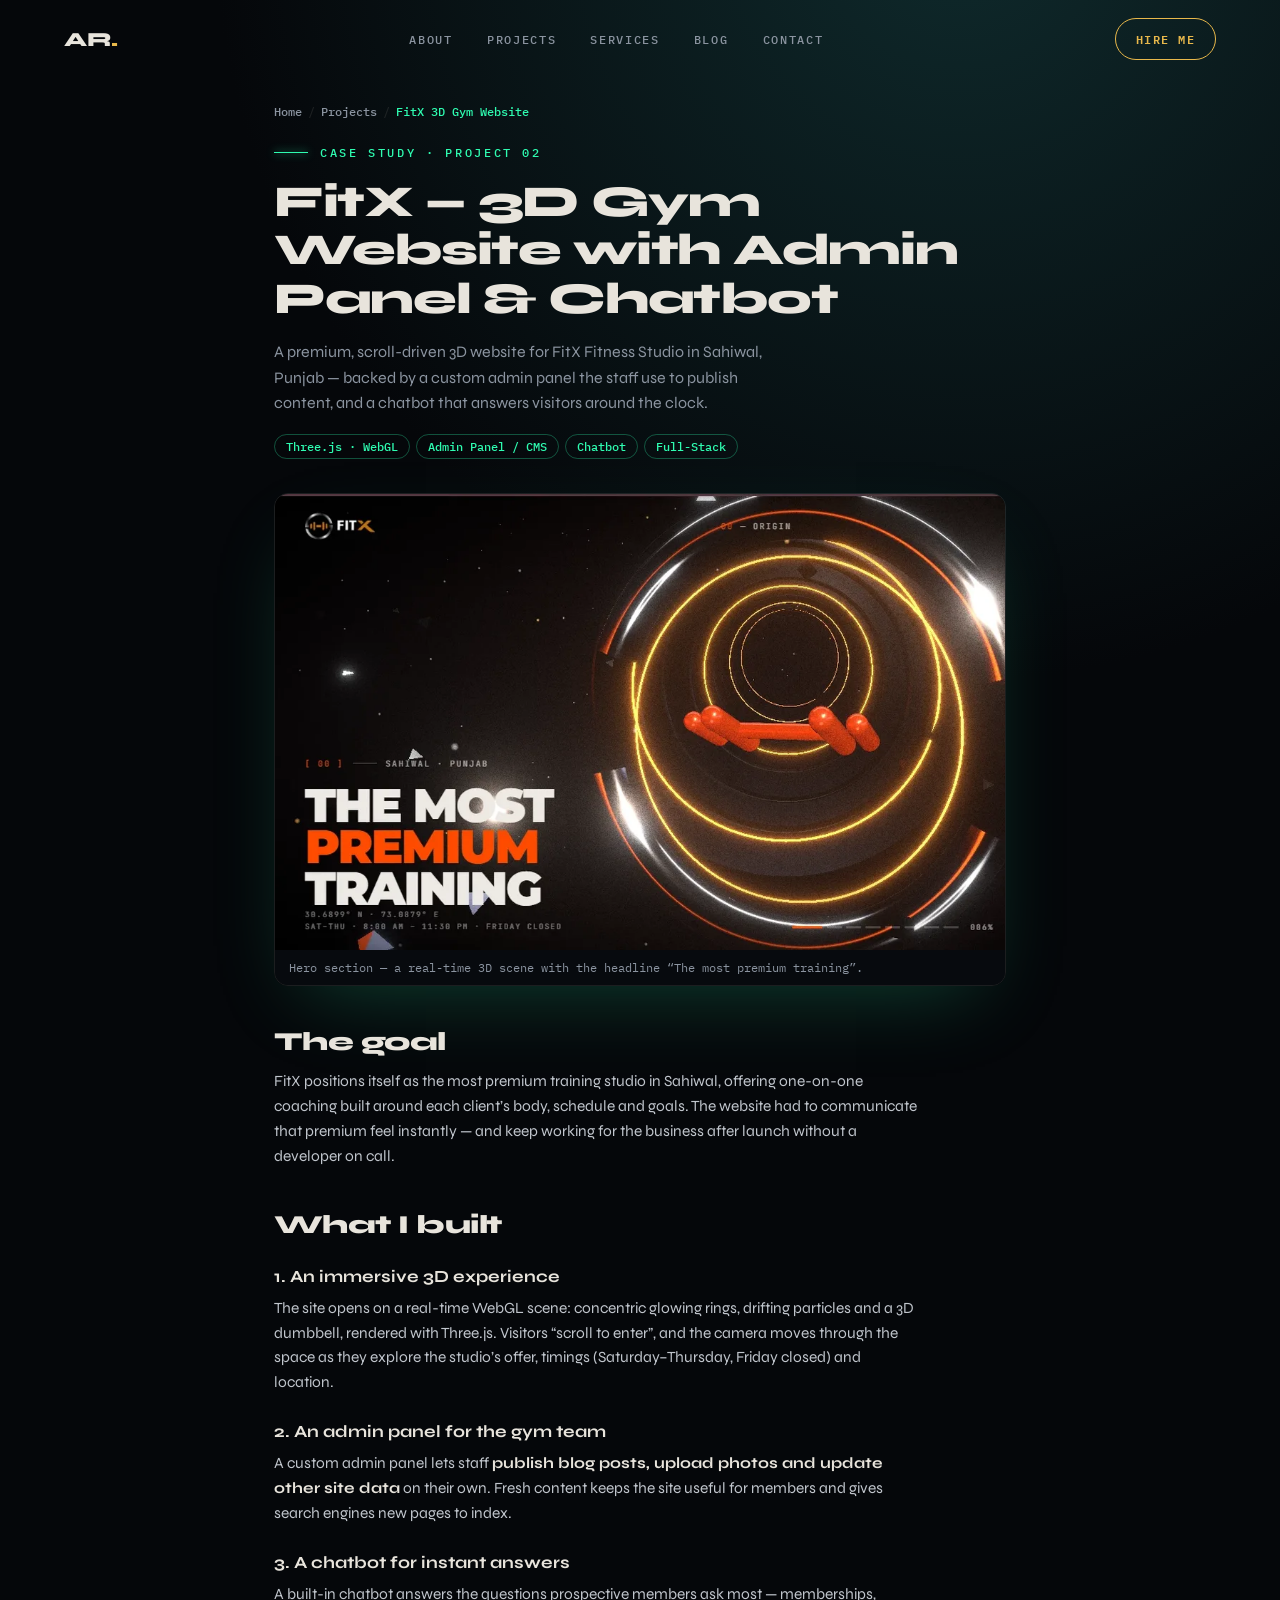
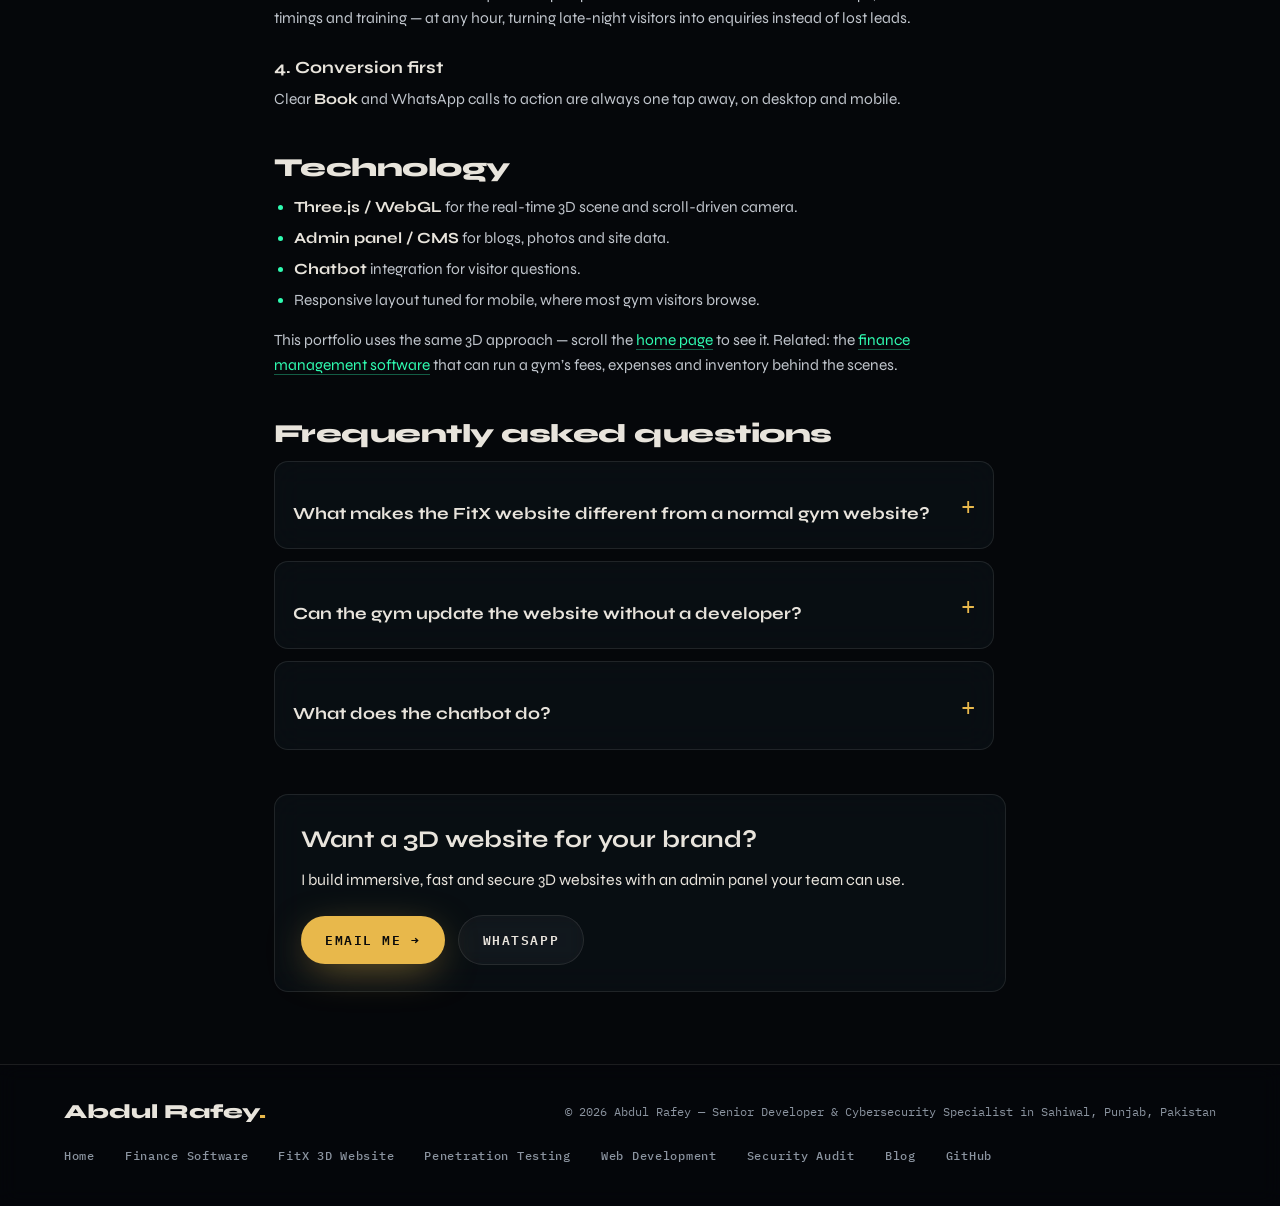
<file: projects/fitx-3d-gym-website/index.html>
<!DOCTYPE html>
<html lang="en" dir="ltr">
<head>
  <meta charset="UTF-8" />
  <meta name="viewport" content="width=device-width, initial-scale=1.0, viewport-fit=cover" />
  <title>FitX 3D Gym Website &amp; Admin Panel — Case Study | Abdul Rafey</title>
  <meta name="description" content="Case study: an immersive Three.js website for FitX Fitness Studio, Sahiwal, with an admin panel for blogs and photos and a chatbot for visitors." />
  <link rel="canonical" href="https://rafey.me/projects/fitx-3d-gym-website/" />
  <meta name="robots" content="index, follow, max-snippet:-1, max-image-preview:large, max-video-preview:-1" />
  <meta name="author" content="Abdul Rafey" />
  <meta name="theme-color" content="#05070A" />
  <meta name="color-scheme" content="dark" />
  <meta property="og:type" content="article" />
  <meta property="og:site_name" content="Abdul Rafey" />
  <meta property="og:title" content="FitX 3D Gym Website &amp; Admin Panel — Case Study | Abdul Rafey" />
  <meta property="og:description" content="Case study: an immersive Three.js website for FitX Fitness Studio, Sahiwal, with an admin panel for blogs and photos and a chatbot for visitors." />
  <meta property="og:url" content="https://rafey.me/projects/fitx-3d-gym-website/" />
  <meta property="og:image" content="https://rafey.me/assets/images/og-cover.jpg" />
  <meta property="og:locale" content="en_US" />
  <meta name="twitter:card" content="summary_large_image" />
  <meta name="twitter:title" content="FitX 3D Gym Website &amp; Admin Panel — Case Study | Abdul Rafey" />
  <meta name="twitter:description" content="Case study: an immersive Three.js website for FitX Fitness Studio, Sahiwal, with an admin panel for blogs and photos and a chatbot for visitors." />
  <meta name="twitter:image" content="https://rafey.me/assets/images/og-cover.jpg" />
  <link rel="icon" href="/assets/icons/logo.svg" type="image/svg+xml" />
  <link rel="icon" href="/assets/icons/icon-32.png" sizes="32x32" type="image/png" />
  <link rel="apple-touch-icon" href="/assets/icons/apple-touch-icon.png" />
  <link rel="manifest" href="/manifest.json" />
  <link rel="preconnect" href="https://fonts.googleapis.com" />
  <link rel="preconnect" href="https://fonts.gstatic.com" crossorigin />
  <link href="https://fonts.googleapis.com/css2?family=DM+Serif+Display:ital@0;1&family=Syne:wght@400;500;600;700;800&family=IBM+Plex+Mono:wght@400;500&display=swap" rel="stylesheet" />
  <link rel="stylesheet" href="/assets/css/style.css" />
  <link rel="stylesheet" href="/assets/css/page.css" />
  <script type="application/ld+json">
{
  "@context": "https://schema.org",
  "@graph": [
    {
      "@type": "WebPage",
      "@id": "https://rafey.me/projects/fitx-3d-gym-website/#webpage",
      "url": "https://rafey.me/projects/fitx-3d-gym-website/",
      "name": "FitX 3D Gym Website & Admin Panel — Case Study | Abdul Rafey",
      "description": "Case study: an immersive Three.js website for FitX Fitness Studio, Sahiwal, with an admin panel for blogs and photos and a chatbot for visitors.",
      "inLanguage": "en",
      "isPartOf": {
        "@id": "https://rafey.me/#website"
      },
      "author": {
        "@id": "https://rafey.me/#person"
      },
      "dateModified": "2026-10-31T00:00:00+05:00",
      "breadcrumb": {
        "@id": "https://rafey.me/projects/fitx-3d-gym-website/#breadcrumb"
      },
      "primaryImageOfPage": "https://rafey.me/assets/images/og-cover.jpg"
    },
    {
      "@type": "BreadcrumbList",
      "itemListElement": [
        {
          "@type": "ListItem",
          "position": 1,
          "name": "Home",
          "item": "https://rafey.me/"
        },
        {
          "@type": "ListItem",
          "position": 2,
          "name": "Projects",
          "item": "https://rafey.me/#projects"
        },
        {
          "@type": "ListItem",
          "position": 3,
          "name": "FitX 3D Gym Website",
          "item": "https://rafey.me/projects/fitx-3d-gym-website/"
        }
      ],
      "@id": "https://rafey.me/projects/fitx-3d-gym-website/#breadcrumb"
    },
    {
      "@type": "WebSite",
      "@id": "https://rafey.me/#website",
      "url": "https://rafey.me/",
      "name": "Abdul Rafey"
    },
    {
      "@type": "Person",
      "@id": "https://rafey.me/#person",
      "name": "Abdul Rafey",
      "url": "https://rafey.me/",
      "jobTitle": "Senior Developer & Cybersecurity Specialist",
      "sameAs": [
        "https://github.com/rafey581"
      ]
    },
    {
      "@type": "CreativeWork",
      "@id": "https://rafey.me/projects/fitx-3d-gym-website/#work",
      "name": "FitX — 3D Gym Website & Admin Panel",
      "author": {
        "@id": "https://rafey.me/#person"
      },
      "image": "https://rafey.me/assets/tex/fitx.webp",
      "keywords": "Three.js, WebGL, 3D website, gym website, admin panel, chatbot",
      "about": {
        "@type": "ExerciseGym",
        "name": "FitX Fitness Studio",
        "address": {
          "@type": "PostalAddress",
          "addressLocality": "Sahiwal",
          "addressRegion": "Punjab",
          "addressCountry": "PK"
        }
      },
      "description": "Immersive Three.js website for FitX Fitness Studio, Sahiwal, with an admin panel for blogs, photos and site data, and a chatbot."
    },
    {
      "@type": "FAQPage",
      "@id": "https://rafey.me/projects/fitx-3d-gym-website/#faq",
      "mainEntity": [
        {
          "@type": "Question",
          "name": "What makes the FitX website different from a normal gym website?",
          "acceptedAnswer": {
            "@type": "Answer",
            "text": "Instead of a static template, visitors scroll through a real-time 3D scene built with Three.js and WebGL — glowing rings and a 3D dumbbell — which makes the brand feel premium before a single word is read."
          }
        },
        {
          "@type": "Question",
          "name": "Can the gym update the website without a developer?",
          "acceptedAnswer": {
            "@type": "Answer",
            "text": "Yes. The custom admin panel lets staff publish blog posts, upload photos and edit other site data themselves."
          }
        },
        {
          "@type": "Question",
          "name": "What does the chatbot do?",
          "acceptedAnswer": {
            "@type": "Answer",
            "text": "It answers common visitor questions — about memberships, timings and training — at any hour, so potential members get answers even when the front desk is closed."
          }
        }
      ]
    }
  ]
}
  </script>
  <script src="/assets/js/page.js" defer></script>
</head>
<body class="page">
  <nav class="nav">
    <a href="/" class="nav-logo">AR<span>.</span></a>
    <ul class="nav-links">
      <li><a href="/#about">About</a></li>
      <li><a href="/#projects">Projects</a></li>
      <li><a href="/#services">Services</a></li>
      <li><a href="/blog/">Blog</a></li>
      <li><a href="/#contact">Contact</a></li>
    </ul>
    <a href="mailto:itsrafey.official@gmail.com" class="nav-cta"><span>Hire Me</span></a>
    <button class="hamburger" id="hamburger" aria-label="Open menu" aria-expanded="false"><span></span><span></span></button>
  </nav>
  <div class="mobile-menu" id="mobileMenu">
    <a href="/" class="mob-link">Home</a>
    <a href="/#projects" class="mob-link">Projects</a>
    <a href="/#services" class="mob-link">Services</a>
    <a href="/blog/" class="mob-link">Blog</a>
    <a href="/#contact" class="mob-link">Contact</a>
  </div>
  <main class="page-main">
    <div class="wrap narrow">
      <nav class="crumbs" aria-label="Breadcrumb"><ol><li><a href="/">Home</a></li><li><a href="/#projects">Projects</a></li><li><span aria-current="page">FitX 3D Gym Website</span></li></ol></nav>
      <header class="page-hero">
        <p class="eyebrow">Case study · Project 02</p>
        <h1>FitX — 3D Gym Website with Admin Panel &amp; Chatbot</h1>
        <p class="lead">A premium, scroll-driven 3D website for FitX Fitness Studio in Sahiwal, Punjab — backed by a custom admin panel the staff use to publish content, and a chatbot that answers visitors around the clock.</p>
        <ul class="tags"><li>Three.js · WebGL</li><li>Admin Panel / CMS</li><li>Chatbot</li><li>Full-Stack</li></ul>
      </header>
      <figure class="shot">
        <img src="/assets/tex/fitx.webp" width="1024" height="640" alt="FitX gym website hero with a 3D dumbbell inside glowing orange rings and the headline The Most Premium Training" />
        <figcaption>Hero section — a real-time 3D scene with the headline “The most premium training”.</figcaption>
      </figure>
      <article class="article">
        <h2>The goal</h2>
        <p>FitX positions itself as the most premium training studio in Sahiwal, offering one-on-one coaching built around each client’s body, schedule and goals. The website had to communicate that premium feel instantly — and keep working for the business after launch without a developer on call.</p>
        <h2>What I built</h2>
        <h3>1. An immersive 3D experience</h3>
        <p>The site opens on a real-time WebGL scene: concentric glowing rings, drifting particles and a 3D dumbbell, rendered with Three.js. Visitors “scroll to enter”, and the camera moves through the space as they explore the studio’s offer, timings (Saturday–Thursday, Friday closed) and location.</p>
        <h3>2. An admin panel for the gym team</h3>
        <p>A custom admin panel lets staff <strong>publish blog posts, upload photos and update other site data</strong> on their own. Fresh content keeps the site useful for members and gives search engines new pages to index.</p>
        <h3>3. A chatbot for instant answers</h3>
        <p>A built-in chatbot answers the questions prospective members ask most — memberships, timings and training — at any hour, turning late-night visitors into enquiries instead of lost leads.</p>
        <h3>4. Conversion first</h3>
        <p>Clear <strong>Book</strong> and WhatsApp calls to action are always one tap away, on desktop and mobile.</p>
        <h2>Technology</h2>
        <ul>
          <li><strong>Three.js / WebGL</strong> for the real-time 3D scene and scroll-driven camera.</li>
          <li><strong>Admin panel / CMS</strong> for blogs, photos and site data.</li>
          <li><strong>Chatbot</strong> integration for visitor questions.</li>
          <li>Responsive layout tuned for mobile, where most gym visitors browse.</li>
        </ul>
        <p>This portfolio uses the same 3D approach — scroll the <a href="/">home page</a> to see it. Related: the <a href="/projects/finance-management-software/">finance management software</a> that can run a gym’s fees, expenses and inventory behind the scenes.</p>
        <h2 id="faq">Frequently asked questions</h2>
<div class="faq">
<details class="glass"><summary><h3>What makes the FitX website different from a normal gym website?</h3></summary><p>Instead of a static template, visitors scroll through a real-time 3D scene built with Three.js and WebGL — glowing rings and a 3D dumbbell — which makes the brand feel premium before a single word is read.</p></details>
<details class="glass"><summary><h3>Can the gym update the website without a developer?</h3></summary><p>Yes. The custom admin panel lets staff publish blog posts, upload photos and edit other site data themselves.</p></details>
<details class="glass"><summary><h3>What does the chatbot do?</h3></summary><p>It answers common visitor questions — about memberships, timings and training — at any hour, so potential members get answers even when the front desk is closed.</p></details>
</div>
      </article>
      <section class="cta glass">
        <h2>Want a 3D website for your brand?</h2>
        <p>I build immersive, fast and secure 3D websites with an admin panel your team can use.</p>
        <a class="btn btn-primary" href="mailto:itsrafey.official@gmail.com?subject=FitX%203D%20website%20demo"><span>Email me →</span></a>
        <a class="btn btn-ghost" href="https://wa.link/kceoyh" target="_blank" rel="noopener"><span>WhatsApp</span></a>
      </section>
    </div>
  </main>
  <footer class="footer">
    <div class="wrap footer-inner">
      <a href="/" class="footer-logo">Abdul Rafey<span>.</span></a>
      <p>© <span id="year">2026</span> Abdul Rafey — Senior Developer &amp; Cybersecurity Specialist in Sahiwal, Punjab, Pakistan</p>
      <nav class="footer-nav" aria-label="Footer">
        <a href="/">Home</a><a href="/projects/finance-management-software/">Finance Software</a><a href="/projects/fitx-3d-gym-website/">FitX 3D Website</a>
        <a href="/services/penetration-testing/">Penetration Testing</a><a href="/services/web-development/">Web Development</a><a href="/services/website-security-audit/">Security Audit</a>
        <a href="/blog/">Blog</a><a href="https://github.com/rafey581" target="_blank" rel="noopener me">GitHub</a>
      </nav>
    </div>
  </footer>
</body>
</html>
</file>
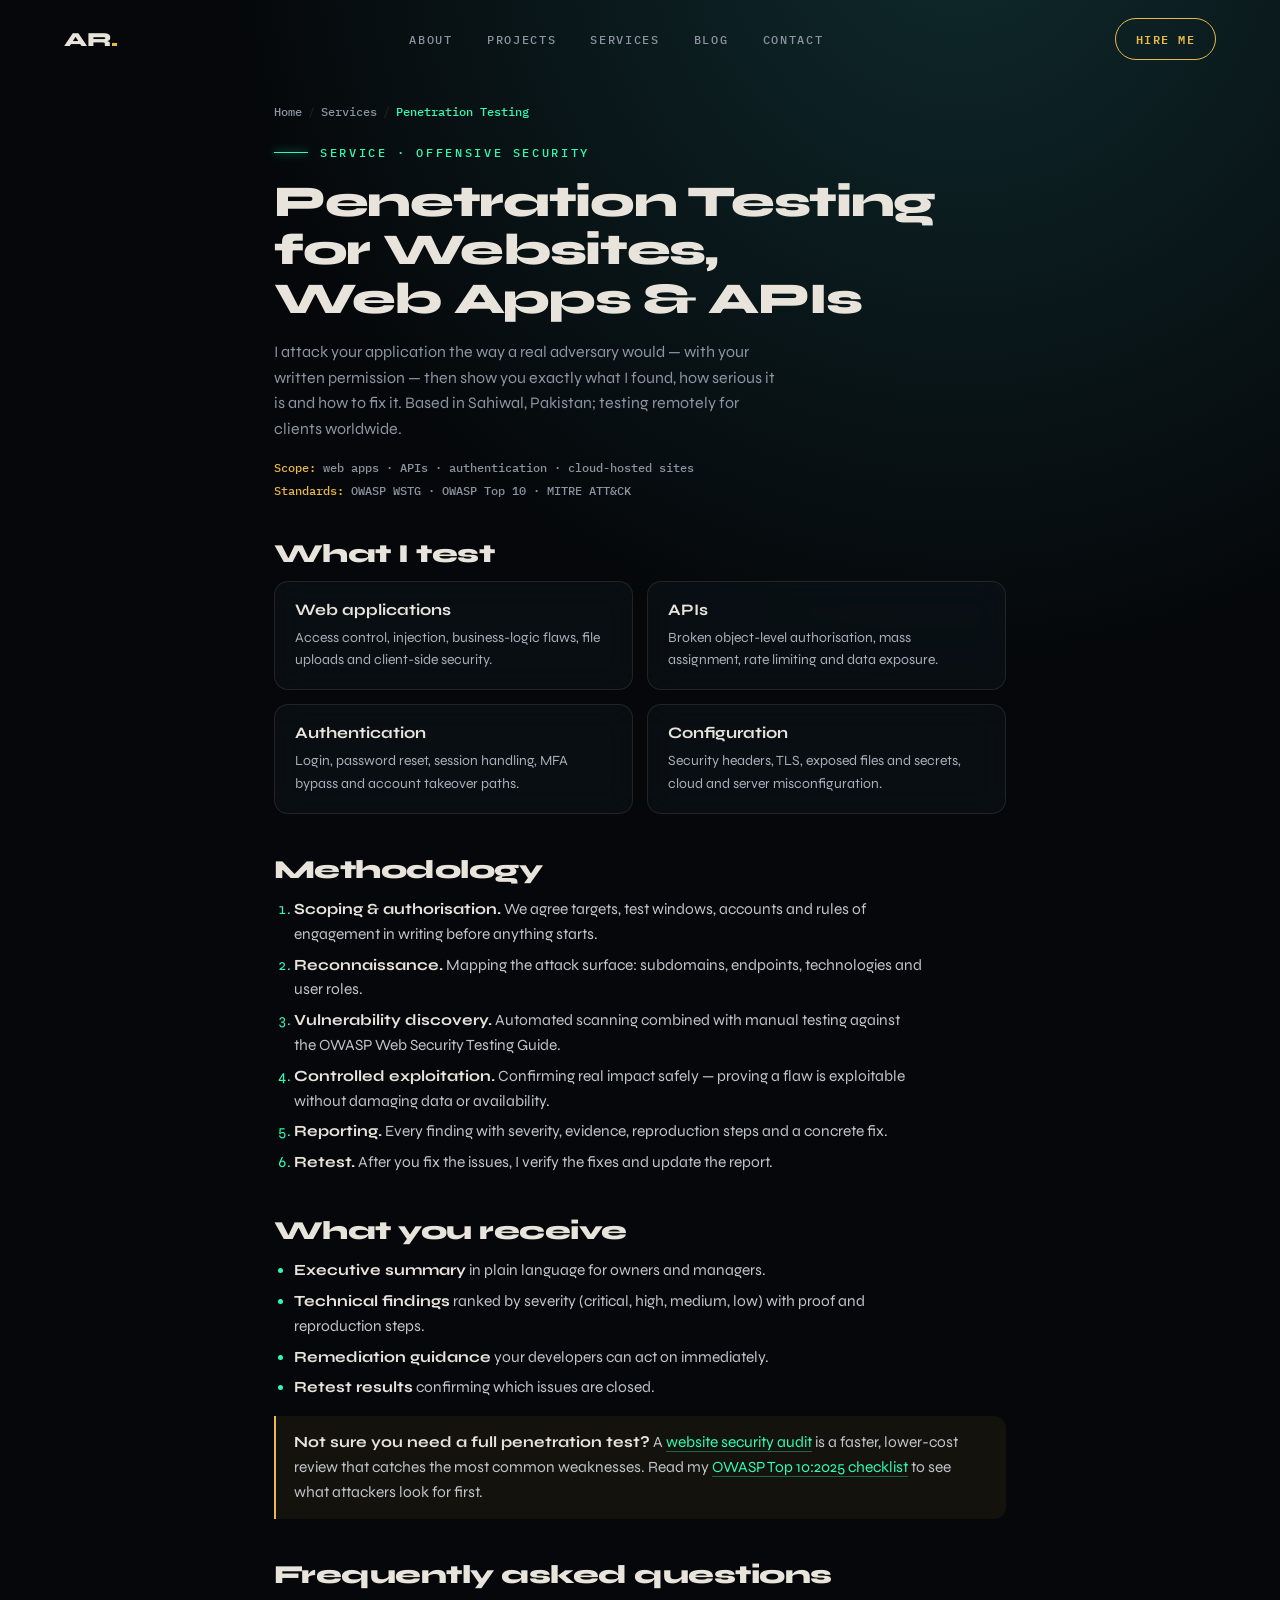
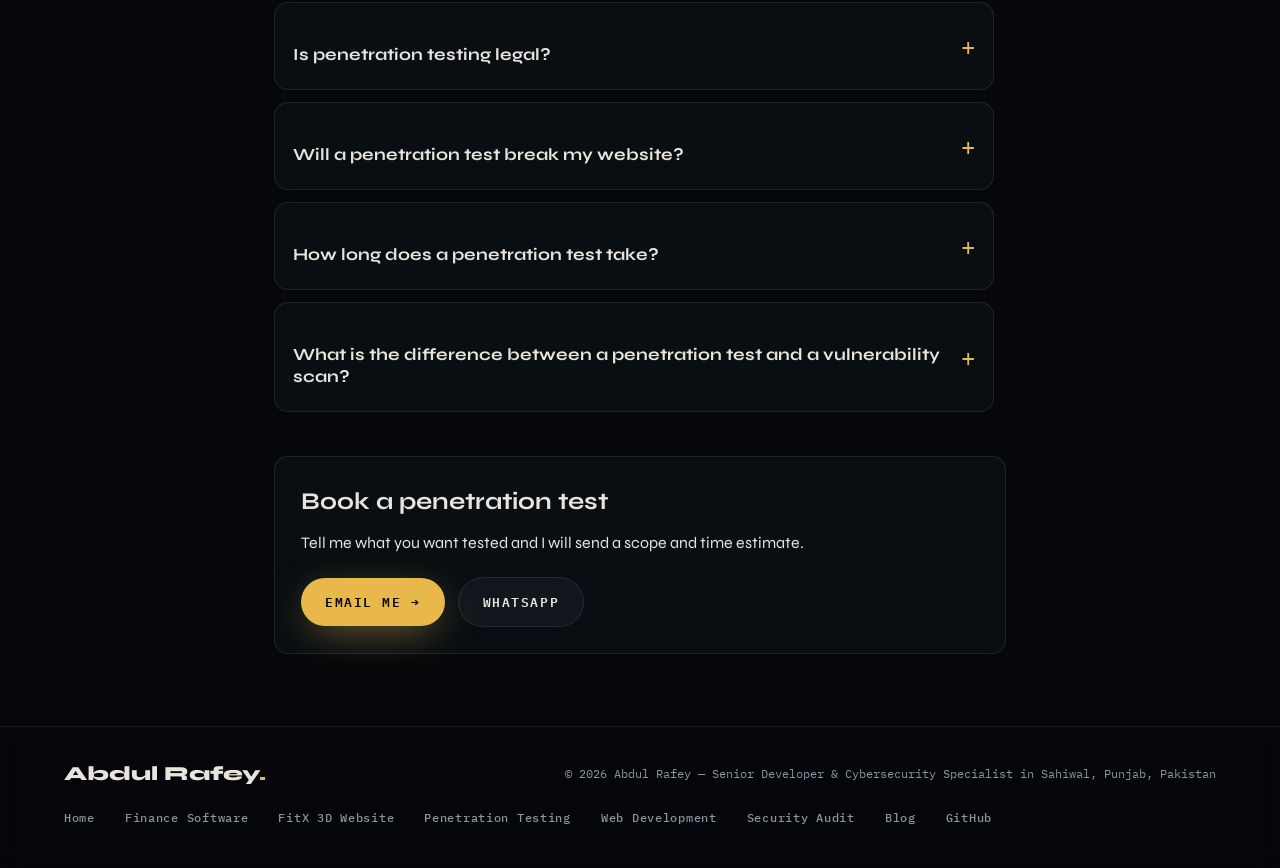
<file: services/penetration-testing/index.html>
<!DOCTYPE html>
<html lang="en" dir="ltr">
<head>
  <meta charset="UTF-8" />
  <meta name="viewport" content="width=device-width, initial-scale=1.0, viewport-fit=cover" />
  <title>Penetration Testing Services in Pakistan | Abdul Rafey</title>
  <meta name="description" content="Authorised penetration testing for websites, web apps and APIs in Pakistan and worldwide — OWASP methodology, severity-rated report and free retest." />
  <link rel="canonical" href="https://rafey.me/services/penetration-testing/" />
  <meta name="robots" content="index, follow, max-snippet:-1, max-image-preview:large, max-video-preview:-1" />
  <meta name="author" content="Abdul Rafey" />
  <meta name="theme-color" content="#05070A" />
  <meta name="color-scheme" content="dark" />
  <meta property="og:type" content="article" />
  <meta property="og:site_name" content="Abdul Rafey" />
  <meta property="og:title" content="Penetration Testing Services in Pakistan | Abdul Rafey" />
  <meta property="og:description" content="Authorised penetration testing for websites, web apps and APIs in Pakistan and worldwide — OWASP methodology, severity-rated report and free retest." />
  <meta property="og:url" content="https://rafey.me/services/penetration-testing/" />
  <meta property="og:image" content="https://rafey.me/assets/images/og-cover.jpg" />
  <meta property="og:locale" content="en_US" />
  <meta name="twitter:card" content="summary_large_image" />
  <meta name="twitter:title" content="Penetration Testing Services in Pakistan | Abdul Rafey" />
  <meta name="twitter:description" content="Authorised penetration testing for websites, web apps and APIs in Pakistan and worldwide — OWASP methodology, severity-rated report and free retest." />
  <meta name="twitter:image" content="https://rafey.me/assets/images/og-cover.jpg" />
  <link rel="icon" href="/assets/icons/logo.svg" type="image/svg+xml" />
  <link rel="icon" href="/assets/icons/icon-32.png" sizes="32x32" type="image/png" />
  <link rel="apple-touch-icon" href="/assets/icons/apple-touch-icon.png" />
  <link rel="manifest" href="/manifest.json" />
  <link rel="preconnect" href="https://fonts.googleapis.com" />
  <link rel="preconnect" href="https://fonts.gstatic.com" crossorigin />
  <link href="https://fonts.googleapis.com/css2?family=DM+Serif+Display:ital@0;1&family=Syne:wght@400;500;600;700;800&family=IBM+Plex+Mono:wght@400;500&display=swap" rel="stylesheet" />
  <link rel="stylesheet" href="/assets/css/style.css" />
  <link rel="stylesheet" href="/assets/css/page.css" />
  <script type="application/ld+json">
{
  "@context": "https://schema.org",
  "@graph": [
    {
      "@type": "WebPage",
      "@id": "https://rafey.me/services/penetration-testing/#webpage",
      "url": "https://rafey.me/services/penetration-testing/",
      "name": "Penetration Testing Services in Pakistan | Abdul Rafey",
      "description": "Authorised penetration testing for websites, web apps and APIs in Pakistan and worldwide — OWASP methodology, severity-rated report and free retest.",
      "inLanguage": "en",
      "isPartOf": {
        "@id": "https://rafey.me/#website"
      },
      "author": {
        "@id": "https://rafey.me/#person"
      },
      "dateModified": "2026-10-31T00:00:00+05:00",
      "breadcrumb": {
        "@id": "https://rafey.me/services/penetration-testing/#breadcrumb"
      },
      "primaryImageOfPage": "https://rafey.me/assets/images/og-cover.jpg"
    },
    {
      "@type": "BreadcrumbList",
      "itemListElement": [
        {
          "@type": "ListItem",
          "position": 1,
          "name": "Home",
          "item": "https://rafey.me/"
        },
        {
          "@type": "ListItem",
          "position": 2,
          "name": "Services",
          "item": "https://rafey.me/#services"
        },
        {
          "@type": "ListItem",
          "position": 3,
          "name": "Penetration Testing",
          "item": "https://rafey.me/services/penetration-testing/"
        }
      ],
      "@id": "https://rafey.me/services/penetration-testing/#breadcrumb"
    },
    {
      "@type": "WebSite",
      "@id": "https://rafey.me/#website",
      "url": "https://rafey.me/",
      "name": "Abdul Rafey"
    },
    {
      "@type": "Person",
      "@id": "https://rafey.me/#person",
      "name": "Abdul Rafey",
      "url": "https://rafey.me/",
      "jobTitle": "Senior Developer & Cybersecurity Specialist",
      "sameAs": [
        "https://github.com/rafey581"
      ]
    },
    {
      "@type": "Service",
      "@id": "https://rafey.me/services/penetration-testing/#service",
      "name": "Penetration Testing",
      "serviceType": "Penetration testing",
      "description": "Authorised penetration testing of websites, web applications and APIs using OWASP-based methodology, with a severity-rated report and retest.",
      "provider": {
        "@id": "https://rafey.me/#person"
      },
      "url": "https://rafey.me/services/penetration-testing/",
      "areaServed": [
        {
          "@type": "City",
          "name": "Sahiwal"
        },
        {
          "@type": "Country",
          "name": "Pakistan"
        },
        {
          "@type": "Place",
          "name": "Worldwide (remote)"
        }
      ]
    },
    {
      "@type": "FAQPage",
      "@id": "https://rafey.me/services/penetration-testing/#faq",
      "mainEntity": [
        {
          "@type": "Question",
          "name": "Is penetration testing legal?",
          "acceptedAnswer": {
            "@type": "Answer",
            "text": "Yes — when it is authorised. I only test systems after the owner signs a written scope and rules of engagement that define exactly what may be tested, when and how. Testing without permission is illegal, and I never do it."
          }
        },
        {
          "@type": "Question",
          "name": "Will a penetration test break my website?",
          "acceptedAnswer": {
            "@type": "Answer",
            "text": "Testing is planned to be non-destructive: no denial-of-service attacks and no data deletion. For extra safety, risky tests can be run against a staging copy of your site instead of production."
          }
        },
        {
          "@type": "Question",
          "name": "How long does a penetration test take?",
          "acceptedAnswer": {
            "@type": "Answer",
            "text": "It depends on the scope. A small website or a single web application usually takes a few days of testing plus reporting; larger applications with many user roles or APIs take longer. You get a time estimate after scoping."
          }
        },
        {
          "@type": "Question",
          "name": "What is the difference between a penetration test and a vulnerability scan?",
          "acceptedAnswer": {
            "@type": "Answer",
            "text": "A scan runs automated tools and lists possible issues, often with false positives. A penetration test adds manual, human-led testing that confirms which issues are real, chains them together the way an attacker would, and shows their business impact."
          }
        }
      ]
    }
  ]
}
  </script>
  <script src="/assets/js/page.js" defer></script>
</head>
<body class="page">
  <nav class="nav">
    <a href="/" class="nav-logo">AR<span>.</span></a>
    <ul class="nav-links">
      <li><a href="/#about">About</a></li>
      <li><a href="/#projects">Projects</a></li>
      <li><a href="/#services">Services</a></li>
      <li><a href="/blog/">Blog</a></li>
      <li><a href="/#contact">Contact</a></li>
    </ul>
    <a href="mailto:itsrafey.official@gmail.com" class="nav-cta"><span>Hire Me</span></a>
    <button class="hamburger" id="hamburger" aria-label="Open menu" aria-expanded="false"><span></span><span></span></button>
  </nav>
  <div class="mobile-menu" id="mobileMenu">
    <a href="/" class="mob-link">Home</a>
    <a href="/#projects" class="mob-link">Projects</a>
    <a href="/#services" class="mob-link">Services</a>
    <a href="/blog/" class="mob-link">Blog</a>
    <a href="/#contact" class="mob-link">Contact</a>
  </div>
  <main class="page-main">
    <div class="wrap narrow">
      <nav class="crumbs" aria-label="Breadcrumb"><ol><li><a href="/">Home</a></li><li><a href="/#services">Services</a></li><li><span aria-current="page">Penetration Testing</span></li></ol></nav>
      <header class="page-hero">
        <p class="eyebrow">Service · Offensive security</p>
        <h1>Penetration Testing for Websites, Web Apps &amp; APIs</h1>
        <p class="lead">I attack your application the way a real adversary would — with your written permission — then show you exactly what I found, how serious it is and how to fix it. Based in Sahiwal, Pakistan; testing remotely for clients worldwide.</p>
        <div class="meta-row"><span><b>Scope:</b> web apps · APIs · authentication · cloud-hosted sites</span><span><b>Standards:</b> OWASP WSTG · OWASP Top 10 · MITRE ATT&amp;CK</span></div>
      </header>
      <article class="article">
        <h2>What I test</h2>
        <div class="cards">
          <div class="card glass"><h3>Web applications</h3><p>Access control, injection, business-logic flaws, file uploads and client-side security.</p></div>
          <div class="card glass"><h3>APIs</h3><p>Broken object-level authorisation, mass assignment, rate limiting and data exposure.</p></div>
          <div class="card glass"><h3>Authentication</h3><p>Login, password reset, session handling, MFA bypass and account takeover paths.</p></div>
          <div class="card glass"><h3>Configuration</h3><p>Security headers, TLS, exposed files and secrets, cloud and server misconfiguration.</p></div>
        </div>
        <h2>Methodology</h2>
        <ol>
          <li><strong>Scoping &amp; authorisation.</strong> We agree targets, test windows, accounts and rules of engagement in writing before anything starts.</li>
          <li><strong>Reconnaissance.</strong> Mapping the attack surface: subdomains, endpoints, technologies and user roles.</li>
          <li><strong>Vulnerability discovery.</strong> Automated scanning combined with manual testing against the OWASP Web Security Testing Guide.</li>
          <li><strong>Controlled exploitation.</strong> Confirming real impact safely — proving a flaw is exploitable without damaging data or availability.</li>
          <li><strong>Reporting.</strong> Every finding with severity, evidence, reproduction steps and a concrete fix.</li>
          <li><strong>Retest.</strong> After you fix the issues, I verify the fixes and update the report.</li>
        </ol>
        <h2>What you receive</h2>
        <ul>
          <li><strong>Executive summary</strong> in plain language for owners and managers.</li>
          <li><strong>Technical findings</strong> ranked by severity (critical, high, medium, low) with proof and reproduction steps.</li>
          <li><strong>Remediation guidance</strong> your developers can act on immediately.</li>
          <li><strong>Retest results</strong> confirming which issues are closed.</li>
        </ul>
        <div class="callout"><strong>Not sure you need a full penetration test?</strong> A <a href="/services/website-security-audit/">website security audit</a> is a faster, lower-cost review that catches the most common weaknesses. Read my <a href="/blog/owasp-top-10-checklist/">OWASP Top 10:2025 checklist</a> to see what attackers look for first.</div>
        <h2 id="faq">Frequently asked questions</h2>
<div class="faq">
<details class="glass"><summary><h3>Is penetration testing legal?</h3></summary><p>Yes — when it is authorised. I only test systems after the owner signs a written scope and rules of engagement that define exactly what may be tested, when and how. Testing without permission is illegal, and I never do it.</p></details>
<details class="glass"><summary><h3>Will a penetration test break my website?</h3></summary><p>Testing is planned to be non-destructive: no denial-of-service attacks and no data deletion. For extra safety, risky tests can be run against a staging copy of your site instead of production.</p></details>
<details class="glass"><summary><h3>How long does a penetration test take?</h3></summary><p>It depends on the scope. A small website or a single web application usually takes a few days of testing plus reporting; larger applications with many user roles or APIs take longer. You get a time estimate after scoping.</p></details>
<details class="glass"><summary><h3>What is the difference between a penetration test and a vulnerability scan?</h3></summary><p>A scan runs automated tools and lists possible issues, often with false positives. A penetration test adds manual, human-led testing that confirms which issues are real, chains them together the way an attacker would, and shows their business impact.</p></details>
</div>
      </article>
      <section class="cta glass">
        <h2>Book a penetration test</h2>
        <p>Tell me what you want tested and I will send a scope and time estimate.</p>
        <a class="btn btn-primary" href="mailto:itsrafey.official@gmail.com?subject=Penetration%20testing%20enquiry"><span>Email me →</span></a>
        <a class="btn btn-ghost" href="https://wa.link/kceoyh" target="_blank" rel="noopener"><span>WhatsApp</span></a>
      </section>
    </div>
  </main>
  <footer class="footer">
    <div class="wrap footer-inner">
      <a href="/" class="footer-logo">Abdul Rafey<span>.</span></a>
      <p>© <span id="year">2026</span> Abdul Rafey — Senior Developer &amp; Cybersecurity Specialist in Sahiwal, Punjab, Pakistan</p>
      <nav class="footer-nav" aria-label="Footer">
        <a href="/">Home</a><a href="/projects/finance-management-software/">Finance Software</a><a href="/projects/fitx-3d-gym-website/">FitX 3D Website</a>
        <a href="/services/penetration-testing/">Penetration Testing</a><a href="/services/web-development/">Web Development</a><a href="/services/website-security-audit/">Security Audit</a>
        <a href="/blog/">Blog</a><a href="https://github.com/rafey581" target="_blank" rel="noopener me">GitHub</a>
      </nav>
    </div>
  </footer>
</body>
</html>
</file>
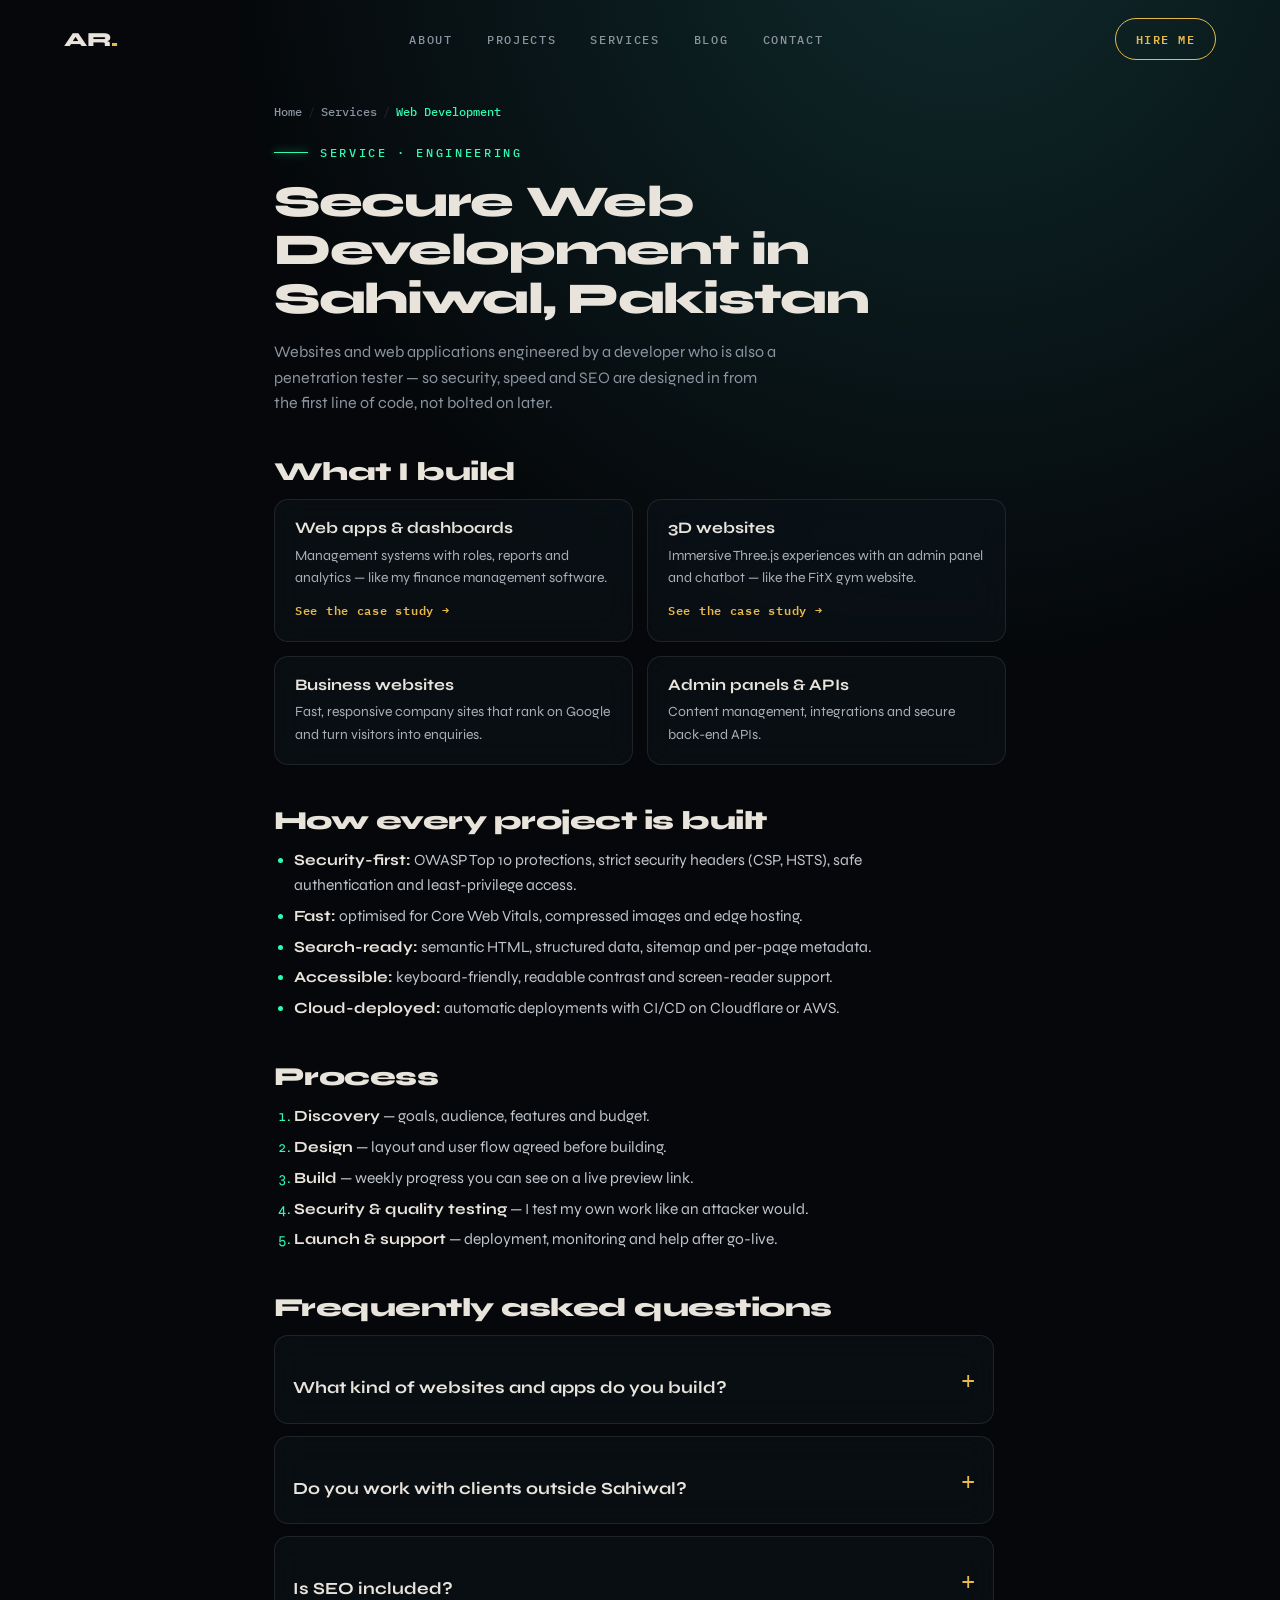
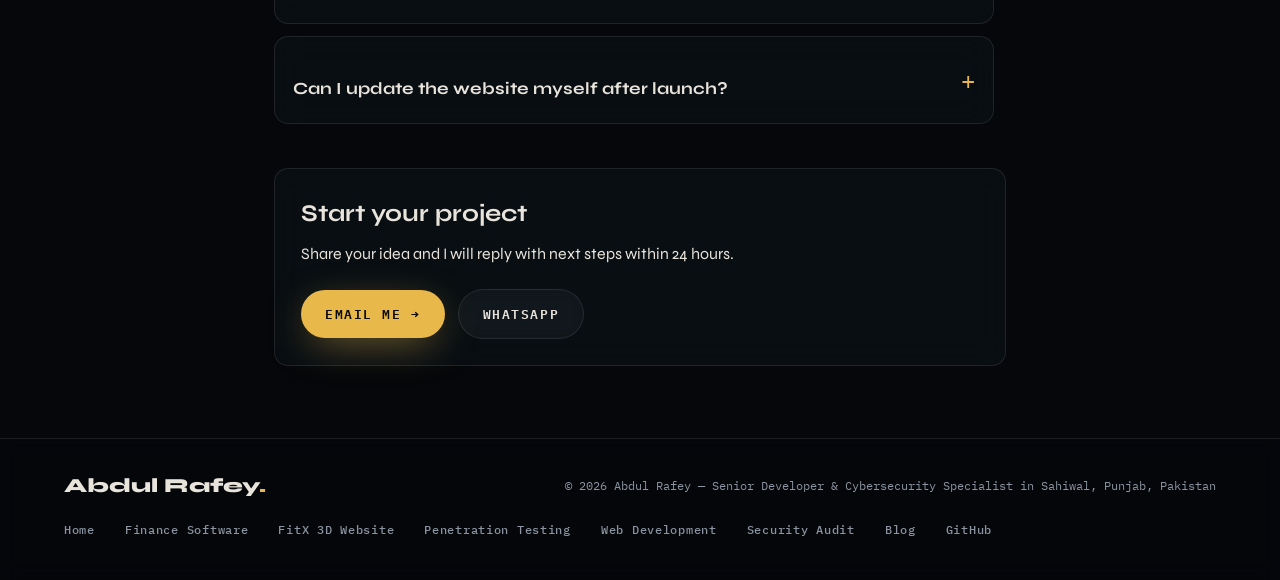
<file: services/web-development/index.html>
<!DOCTYPE html>
<html lang="en" dir="ltr">
<head>
  <meta charset="UTF-8" />
  <meta name="viewport" content="width=device-width, initial-scale=1.0, viewport-fit=cover" />
  <title>Secure Web Development in Sahiwal, Pakistan | Abdul Rafey</title>
  <meta name="description" content="Custom websites, web apps, dashboards and 3D websites — secure, fast and SEO-ready, by a senior developer and security specialist in Sahiwal, Pakistan." />
  <link rel="canonical" href="https://rafey.me/services/web-development/" />
  <meta name="robots" content="index, follow, max-snippet:-1, max-image-preview:large, max-video-preview:-1" />
  <meta name="author" content="Abdul Rafey" />
  <meta name="theme-color" content="#05070A" />
  <meta name="color-scheme" content="dark" />
  <meta property="og:type" content="article" />
  <meta property="og:site_name" content="Abdul Rafey" />
  <meta property="og:title" content="Secure Web Development in Sahiwal, Pakistan | Abdul Rafey" />
  <meta property="og:description" content="Custom websites, web apps, dashboards and 3D websites — secure, fast and SEO-ready, by a senior developer and security specialist in Sahiwal, Pakistan." />
  <meta property="og:url" content="https://rafey.me/services/web-development/" />
  <meta property="og:image" content="https://rafey.me/assets/images/og-cover.jpg" />
  <meta property="og:locale" content="en_US" />
  <meta name="twitter:card" content="summary_large_image" />
  <meta name="twitter:title" content="Secure Web Development in Sahiwal, Pakistan | Abdul Rafey" />
  <meta name="twitter:description" content="Custom websites, web apps, dashboards and 3D websites — secure, fast and SEO-ready, by a senior developer and security specialist in Sahiwal, Pakistan." />
  <meta name="twitter:image" content="https://rafey.me/assets/images/og-cover.jpg" />
  <link rel="icon" href="/assets/icons/logo.svg" type="image/svg+xml" />
  <link rel="icon" href="/assets/icons/icon-32.png" sizes="32x32" type="image/png" />
  <link rel="apple-touch-icon" href="/assets/icons/apple-touch-icon.png" />
  <link rel="manifest" href="/manifest.json" />
  <link rel="preconnect" href="https://fonts.googleapis.com" />
  <link rel="preconnect" href="https://fonts.gstatic.com" crossorigin />
  <link href="https://fonts.googleapis.com/css2?family=DM+Serif+Display:ital@0;1&family=Syne:wght@400;500;600;700;800&family=IBM+Plex+Mono:wght@400;500&display=swap" rel="stylesheet" />
  <link rel="stylesheet" href="/assets/css/style.css" />
  <link rel="stylesheet" href="/assets/css/page.css" />
  <script type="application/ld+json">
{
  "@context": "https://schema.org",
  "@graph": [
    {
      "@type": "WebPage",
      "@id": "https://rafey.me/services/web-development/#webpage",
      "url": "https://rafey.me/services/web-development/",
      "name": "Secure Web Development in Sahiwal, Pakistan | Abdul Rafey",
      "description": "Custom websites, web apps, dashboards and 3D websites — secure, fast and SEO-ready, by a senior developer and security specialist in Sahiwal, Pakistan.",
      "inLanguage": "en",
      "isPartOf": {
        "@id": "https://rafey.me/#website"
      },
      "author": {
        "@id": "https://rafey.me/#person"
      },
      "dateModified": "2026-10-31T00:00:00+05:00",
      "breadcrumb": {
        "@id": "https://rafey.me/services/web-development/#breadcrumb"
      },
      "primaryImageOfPage": "https://rafey.me/assets/images/og-cover.jpg"
    },
    {
      "@type": "BreadcrumbList",
      "itemListElement": [
        {
          "@type": "ListItem",
          "position": 1,
          "name": "Home",
          "item": "https://rafey.me/"
        },
        {
          "@type": "ListItem",
          "position": 2,
          "name": "Services",
          "item": "https://rafey.me/#services"
        },
        {
          "@type": "ListItem",
          "position": 3,
          "name": "Web Development",
          "item": "https://rafey.me/services/web-development/"
        }
      ],
      "@id": "https://rafey.me/services/web-development/#breadcrumb"
    },
    {
      "@type": "WebSite",
      "@id": "https://rafey.me/#website",
      "url": "https://rafey.me/",
      "name": "Abdul Rafey"
    },
    {
      "@type": "Person",
      "@id": "https://rafey.me/#person",
      "name": "Abdul Rafey",
      "url": "https://rafey.me/",
      "jobTitle": "Senior Developer & Cybersecurity Specialist",
      "sameAs": [
        "https://github.com/rafey581"
      ]
    },
    {
      "@type": "Service",
      "@id": "https://rafey.me/services/web-development/#service",
      "name": "Secure Web Development",
      "serviceType": "Web development",
      "description": "Custom websites, web applications, dashboards and 3D websites built secure, fast and SEO-ready.",
      "provider": {
        "@id": "https://rafey.me/#person"
      },
      "url": "https://rafey.me/services/web-development/",
      "areaServed": [
        {
          "@type": "City",
          "name": "Sahiwal"
        },
        {
          "@type": "Country",
          "name": "Pakistan"
        },
        {
          "@type": "Place",
          "name": "Worldwide (remote)"
        }
      ]
    },
    {
      "@type": "FAQPage",
      "@id": "https://rafey.me/services/web-development/#faq",
      "mainEntity": [
        {
          "@type": "Question",
          "name": "What kind of websites and apps do you build?",
          "acceptedAnswer": {
            "@type": "Answer",
            "text": "Business websites, custom web applications and dashboards (like my finance management software), and immersive 3D websites built with Three.js (like the FitX gym website and this portfolio)."
          }
        },
        {
          "@type": "Question",
          "name": "Do you work with clients outside Sahiwal?",
          "acceptedAnswer": {
            "@type": "Answer",
            "text": "Yes. I am based in Sahiwal, Punjab, and work with clients across Pakistan and worldwide remotely."
          }
        },
        {
          "@type": "Question",
          "name": "Is SEO included?",
          "acceptedAnswer": {
            "@type": "Answer",
            "text": "Technical SEO is built in from day one: semantic HTML, fast loading, structured data, a sitemap and correct metadata on every page."
          }
        },
        {
          "@type": "Question",
          "name": "Can I update the website myself after launch?",
          "acceptedAnswer": {
            "@type": "Answer",
            "text": "Yes. Where you need it, I add an admin panel so your team can publish posts, photos and other content without a developer."
          }
        }
      ]
    }
  ]
}
  </script>
  <script src="/assets/js/page.js" defer></script>
</head>
<body class="page">
  <nav class="nav">
    <a href="/" class="nav-logo">AR<span>.</span></a>
    <ul class="nav-links">
      <li><a href="/#about">About</a></li>
      <li><a href="/#projects">Projects</a></li>
      <li><a href="/#services">Services</a></li>
      <li><a href="/blog/">Blog</a></li>
      <li><a href="/#contact">Contact</a></li>
    </ul>
    <a href="mailto:itsrafey.official@gmail.com" class="nav-cta"><span>Hire Me</span></a>
    <button class="hamburger" id="hamburger" aria-label="Open menu" aria-expanded="false"><span></span><span></span></button>
  </nav>
  <div class="mobile-menu" id="mobileMenu">
    <a href="/" class="mob-link">Home</a>
    <a href="/#projects" class="mob-link">Projects</a>
    <a href="/#services" class="mob-link">Services</a>
    <a href="/blog/" class="mob-link">Blog</a>
    <a href="/#contact" class="mob-link">Contact</a>
  </div>
  <main class="page-main">
    <div class="wrap narrow">
      <nav class="crumbs" aria-label="Breadcrumb"><ol><li><a href="/">Home</a></li><li><a href="/#services">Services</a></li><li><span aria-current="page">Web Development</span></li></ol></nav>
      <header class="page-hero">
        <p class="eyebrow">Service · Engineering</p>
        <h1>Secure Web Development in Sahiwal, Pakistan</h1>
        <p class="lead">Websites and web applications engineered by a developer who is also a penetration tester — so security, speed and SEO are designed in from the first line of code, not bolted on later.</p>
      </header>
      <article class="article">
        <h2>What I build</h2>
        <div class="cards">
          <a class="card glass" href="/projects/finance-management-software/"><h3>Web apps &amp; dashboards</h3><p>Management systems with roles, reports and analytics — like my finance management software.</p><span class="more">See the case study →</span></a>
          <a class="card glass" href="/projects/fitx-3d-gym-website/"><h3>3D websites</h3><p>Immersive Three.js experiences with an admin panel and chatbot — like the FitX gym website.</p><span class="more">See the case study →</span></a>
          <div class="card glass"><h3>Business websites</h3><p>Fast, responsive company sites that rank on Google and turn visitors into enquiries.</p></div>
          <div class="card glass"><h3>Admin panels &amp; APIs</h3><p>Content management, integrations and secure back-end APIs.</p></div>
        </div>
        <h2>How every project is built</h2>
        <ul>
          <li><strong>Security-first:</strong> OWASP Top 10 protections, strict security headers (CSP, HSTS), safe authentication and least-privilege access.</li>
          <li><strong>Fast:</strong> optimised for Core Web Vitals, compressed images and edge hosting.</li>
          <li><strong>Search-ready:</strong> semantic HTML, structured data, sitemap and per-page metadata.</li>
          <li><strong>Accessible:</strong> keyboard-friendly, readable contrast and screen-reader support.</li>
          <li><strong>Cloud-deployed:</strong> automatic deployments with CI/CD on Cloudflare or AWS.</li>
        </ul>
        <h2>Process</h2>
        <ol>
          <li><strong>Discovery</strong> — goals, audience, features and budget.</li>
          <li><strong>Design</strong> — layout and user flow agreed before building.</li>
          <li><strong>Build</strong> — weekly progress you can see on a live preview link.</li>
          <li><strong>Security &amp; quality testing</strong> — I test my own work like an attacker would.</li>
          <li><strong>Launch &amp; support</strong> — deployment, monitoring and help after go-live.</li>
        </ol>
        <h2 id="faq">Frequently asked questions</h2>
<div class="faq">
<details class="glass"><summary><h3>What kind of websites and apps do you build?</h3></summary><p>Business websites, custom web applications and dashboards (like my finance management software), and immersive 3D websites built with Three.js (like the FitX gym website and this portfolio).</p></details>
<details class="glass"><summary><h3>Do you work with clients outside Sahiwal?</h3></summary><p>Yes. I am based in Sahiwal, Punjab, and work with clients across Pakistan and worldwide remotely.</p></details>
<details class="glass"><summary><h3>Is SEO included?</h3></summary><p>Technical SEO is built in from day one: semantic HTML, fast loading, structured data, a sitemap and correct metadata on every page.</p></details>
<details class="glass"><summary><h3>Can I update the website myself after launch?</h3></summary><p>Yes. Where you need it, I add an admin panel so your team can publish posts, photos and other content without a developer.</p></details>
</div>
      </article>
      <section class="cta glass">
        <h2>Start your project</h2>
        <p>Share your idea and I will reply with next steps within 24 hours.</p>
        <a class="btn btn-primary" href="mailto:itsrafey.official@gmail.com?subject=Web%20development%20enquiry"><span>Email me →</span></a>
        <a class="btn btn-ghost" href="https://wa.link/kceoyh" target="_blank" rel="noopener"><span>WhatsApp</span></a>
      </section>
    </div>
  </main>
  <footer class="footer">
    <div class="wrap footer-inner">
      <a href="/" class="footer-logo">Abdul Rafey<span>.</span></a>
      <p>© <span id="year">2026</span> Abdul Rafey — Senior Developer &amp; Cybersecurity Specialist in Sahiwal, Punjab, Pakistan</p>
      <nav class="footer-nav" aria-label="Footer">
        <a href="/">Home</a><a href="/projects/finance-management-software/">Finance Software</a><a href="/projects/fitx-3d-gym-website/">FitX 3D Website</a>
        <a href="/services/penetration-testing/">Penetration Testing</a><a href="/services/web-development/">Web Development</a><a href="/services/website-security-audit/">Security Audit</a>
        <a href="/blog/">Blog</a><a href="https://github.com/rafey581" target="_blank" rel="noopener me">GitHub</a>
      </nav>
    </div>
  </footer>
</body>
</html>
</file>
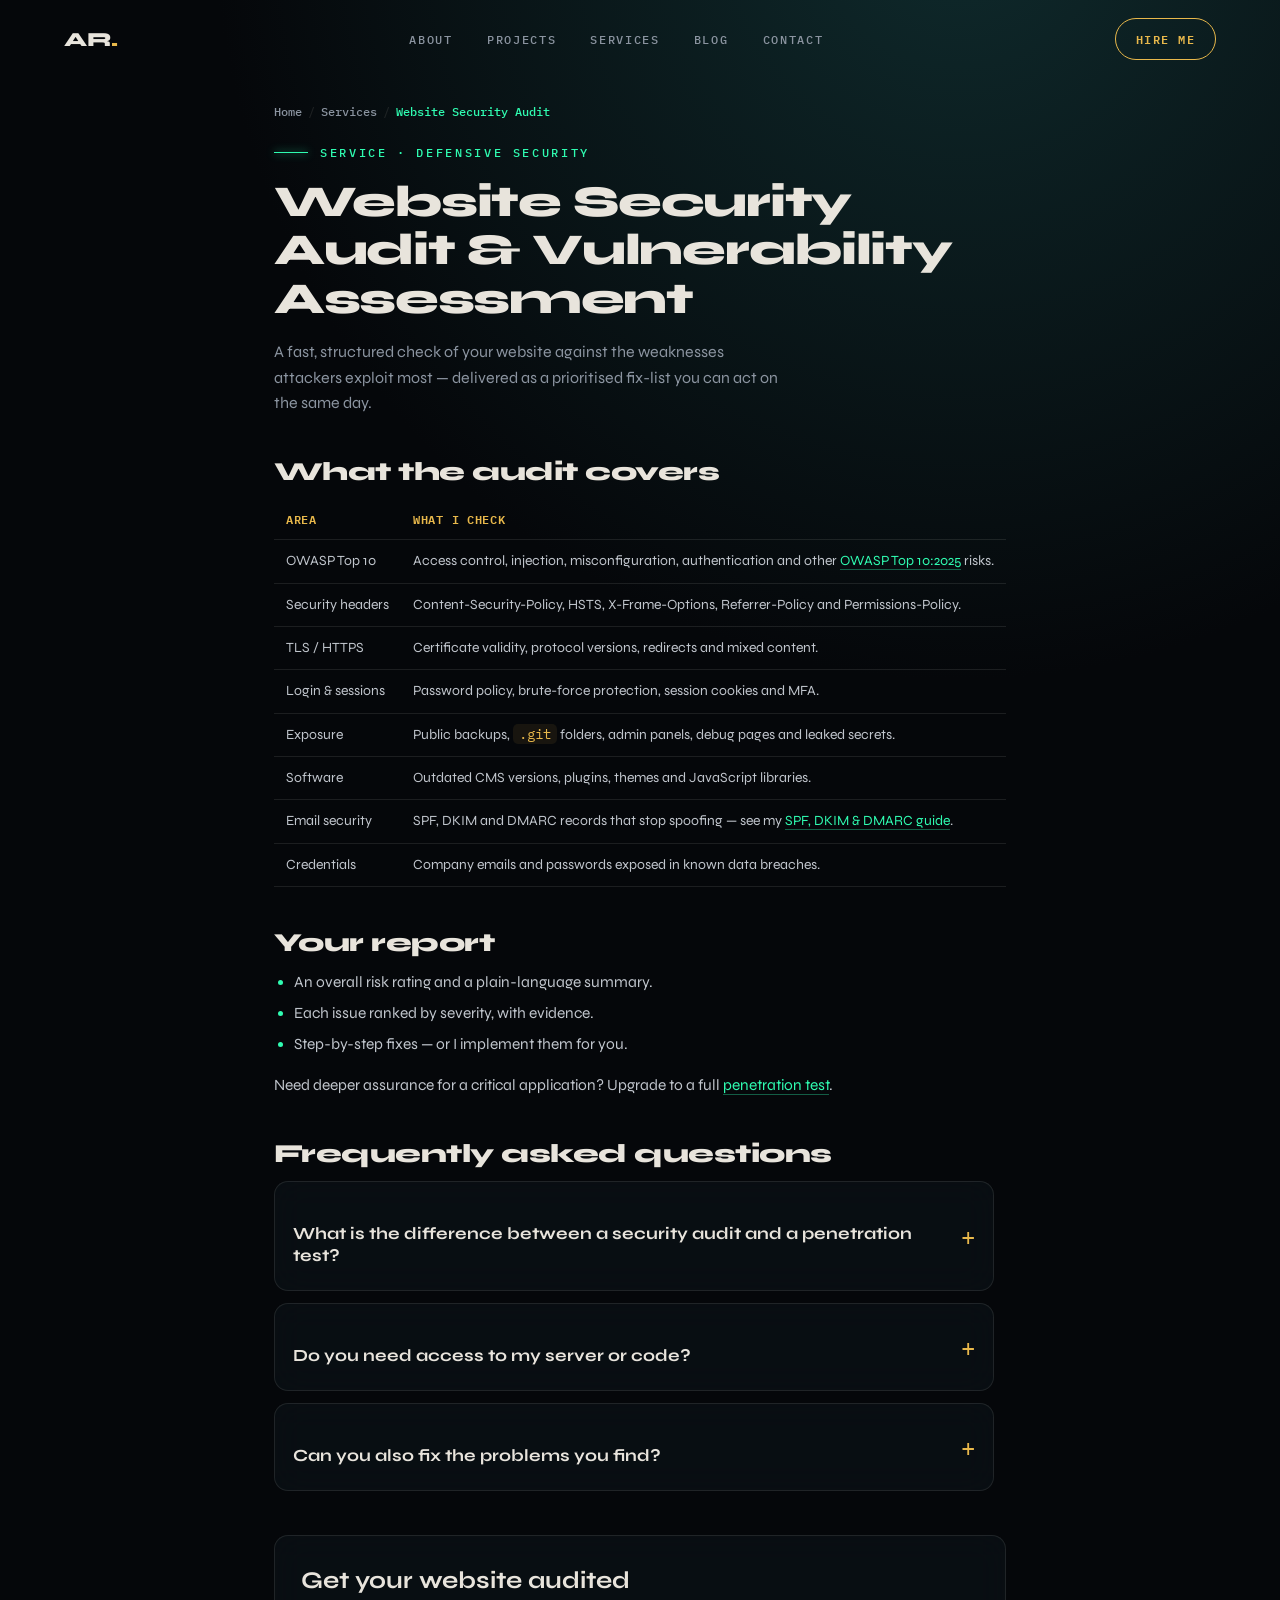
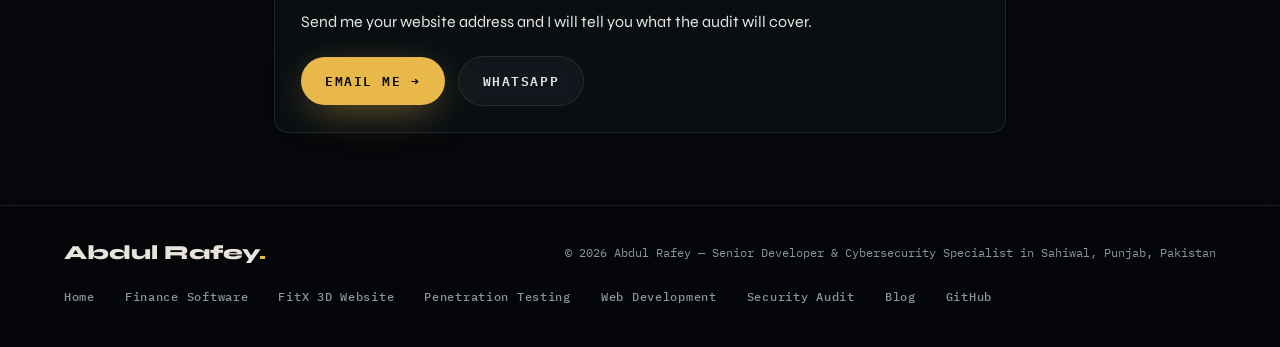
<file: services/website-security-audit/index.html>
<!DOCTYPE html>
<html lang="en" dir="ltr">
<head>
  <meta charset="UTF-8" />
  <meta name="viewport" content="width=device-width, initial-scale=1.0, viewport-fit=cover" />
  <title>Website Security Audit in Pakistan | Abdul Rafey</title>
  <meta name="description" content="Website security audit: OWASP Top 10, security headers, TLS, login security, exposed files, outdated plugins and email authentication — with a clear fix-list." />
  <link rel="canonical" href="https://rafey.me/services/website-security-audit/" />
  <meta name="robots" content="index, follow, max-snippet:-1, max-image-preview:large, max-video-preview:-1" />
  <meta name="author" content="Abdul Rafey" />
  <meta name="theme-color" content="#05070A" />
  <meta name="color-scheme" content="dark" />
  <meta property="og:type" content="article" />
  <meta property="og:site_name" content="Abdul Rafey" />
  <meta property="og:title" content="Website Security Audit in Pakistan | Abdul Rafey" />
  <meta property="og:description" content="Website security audit: OWASP Top 10, security headers, TLS, login security, exposed files, outdated plugins and email authentication — with a clear fix-list." />
  <meta property="og:url" content="https://rafey.me/services/website-security-audit/" />
  <meta property="og:image" content="https://rafey.me/assets/images/og-cover.jpg" />
  <meta property="og:locale" content="en_US" />
  <meta name="twitter:card" content="summary_large_image" />
  <meta name="twitter:title" content="Website Security Audit in Pakistan | Abdul Rafey" />
  <meta name="twitter:description" content="Website security audit: OWASP Top 10, security headers, TLS, login security, exposed files, outdated plugins and email authentication — with a clear fix-list." />
  <meta name="twitter:image" content="https://rafey.me/assets/images/og-cover.jpg" />
  <link rel="icon" href="/assets/icons/logo.svg" type="image/svg+xml" />
  <link rel="icon" href="/assets/icons/icon-32.png" sizes="32x32" type="image/png" />
  <link rel="apple-touch-icon" href="/assets/icons/apple-touch-icon.png" />
  <link rel="manifest" href="/manifest.json" />
  <link rel="preconnect" href="https://fonts.googleapis.com" />
  <link rel="preconnect" href="https://fonts.gstatic.com" crossorigin />
  <link href="https://fonts.googleapis.com/css2?family=DM+Serif+Display:ital@0;1&family=Syne:wght@400;500;600;700;800&family=IBM+Plex+Mono:wght@400;500&display=swap" rel="stylesheet" />
  <link rel="stylesheet" href="/assets/css/style.css" />
  <link rel="stylesheet" href="/assets/css/page.css" />
  <script type="application/ld+json">
{
  "@context": "https://schema.org",
  "@graph": [
    {
      "@type": "WebPage",
      "@id": "https://rafey.me/services/website-security-audit/#webpage",
      "url": "https://rafey.me/services/website-security-audit/",
      "name": "Website Security Audit in Pakistan | Abdul Rafey",
      "description": "Website security audit: OWASP Top 10, security headers, TLS, login security, exposed files, outdated plugins and email authentication — with a clear fix-list.",
      "inLanguage": "en",
      "isPartOf": {
        "@id": "https://rafey.me/#website"
      },
      "author": {
        "@id": "https://rafey.me/#person"
      },
      "dateModified": "2026-10-31T00:00:00+05:00",
      "breadcrumb": {
        "@id": "https://rafey.me/services/website-security-audit/#breadcrumb"
      },
      "primaryImageOfPage": "https://rafey.me/assets/images/og-cover.jpg"
    },
    {
      "@type": "BreadcrumbList",
      "itemListElement": [
        {
          "@type": "ListItem",
          "position": 1,
          "name": "Home",
          "item": "https://rafey.me/"
        },
        {
          "@type": "ListItem",
          "position": 2,
          "name": "Services",
          "item": "https://rafey.me/#services"
        },
        {
          "@type": "ListItem",
          "position": 3,
          "name": "Website Security Audit",
          "item": "https://rafey.me/services/website-security-audit/"
        }
      ],
      "@id": "https://rafey.me/services/website-security-audit/#breadcrumb"
    },
    {
      "@type": "WebSite",
      "@id": "https://rafey.me/#website",
      "url": "https://rafey.me/",
      "name": "Abdul Rafey"
    },
    {
      "@type": "Person",
      "@id": "https://rafey.me/#person",
      "name": "Abdul Rafey",
      "url": "https://rafey.me/",
      "jobTitle": "Senior Developer & Cybersecurity Specialist",
      "sameAs": [
        "https://github.com/rafey581"
      ]
    },
    {
      "@type": "Service",
      "@id": "https://rafey.me/services/website-security-audit/#service",
      "name": "Website Security Audit",
      "serviceType": "Security audit",
      "description": "Structured website security audit covering OWASP Top 10, security headers, TLS, authentication, exposed files, outdated software, email authentication and leaked credentials.",
      "provider": {
        "@id": "https://rafey.me/#person"
      },
      "url": "https://rafey.me/services/website-security-audit/",
      "areaServed": [
        {
          "@type": "City",
          "name": "Sahiwal"
        },
        {
          "@type": "Country",
          "name": "Pakistan"
        },
        {
          "@type": "Place",
          "name": "Worldwide (remote)"
        }
      ]
    },
    {
      "@type": "FAQPage",
      "@id": "https://rafey.me/services/website-security-audit/#faq",
      "mainEntity": [
        {
          "@type": "Question",
          "name": "What is the difference between a security audit and a penetration test?",
          "acceptedAnswer": {
            "@type": "Answer",
            "text": "An audit is a structured review of your website’s configuration and common weaknesses — fast and affordable. A penetration test goes deeper, with manual attempts to actually exploit flaws. Many clients start with an audit and move to a penetration test for critical applications."
          }
        },
        {
          "@type": "Question",
          "name": "Do you need access to my server or code?",
          "acceptedAnswer": {
            "@type": "Answer",
            "text": "Not necessarily. Most checks work from the outside, as an attacker would see your site. Optional access to the admin panel, hosting or DNS lets me review more and fix issues faster."
          }
        },
        {
          "@type": "Question",
          "name": "Can you also fix the problems you find?",
          "acceptedAnswer": {
            "@type": "Answer",
            "text": "Yes. Every report includes clear fixes, and I can implement them for you — security headers, updates, email authentication and configuration changes."
          }
        }
      ]
    }
  ]
}
  </script>
  <script src="/assets/js/page.js" defer></script>
</head>
<body class="page">
  <nav class="nav">
    <a href="/" class="nav-logo">AR<span>.</span></a>
    <ul class="nav-links">
      <li><a href="/#about">About</a></li>
      <li><a href="/#projects">Projects</a></li>
      <li><a href="/#services">Services</a></li>
      <li><a href="/blog/">Blog</a></li>
      <li><a href="/#contact">Contact</a></li>
    </ul>
    <a href="mailto:itsrafey.official@gmail.com" class="nav-cta"><span>Hire Me</span></a>
    <button class="hamburger" id="hamburger" aria-label="Open menu" aria-expanded="false"><span></span><span></span></button>
  </nav>
  <div class="mobile-menu" id="mobileMenu">
    <a href="/" class="mob-link">Home</a>
    <a href="/#projects" class="mob-link">Projects</a>
    <a href="/#services" class="mob-link">Services</a>
    <a href="/blog/" class="mob-link">Blog</a>
    <a href="/#contact" class="mob-link">Contact</a>
  </div>
  <main class="page-main">
    <div class="wrap narrow">
      <nav class="crumbs" aria-label="Breadcrumb"><ol><li><a href="/">Home</a></li><li><a href="/#services">Services</a></li><li><span aria-current="page">Website Security Audit</span></li></ol></nav>
      <header class="page-hero">
        <p class="eyebrow">Service · Defensive security</p>
        <h1>Website Security Audit &amp; Vulnerability Assessment</h1>
        <p class="lead">A fast, structured check of your website against the weaknesses attackers exploit most — delivered as a prioritised fix-list you can act on the same day.</p>
      </header>
      <article class="article">
        <h2>What the audit covers</h2>
        <table>
          <thead><tr><th>Area</th><th>What I check</th></tr></thead>
          <tbody>
            <tr><td>OWASP Top 10</td><td>Access control, injection, misconfiguration, authentication and other <a href="/blog/owasp-top-10-checklist/">OWASP Top 10:2025</a> risks.</td></tr>
            <tr><td>Security headers</td><td>Content-Security-Policy, HSTS, X-Frame-Options, Referrer-Policy and Permissions-Policy.</td></tr>
            <tr><td>TLS / HTTPS</td><td>Certificate validity, protocol versions, redirects and mixed content.</td></tr>
            <tr><td>Login &amp; sessions</td><td>Password policy, brute-force protection, session cookies and MFA.</td></tr>
            <tr><td>Exposure</td><td>Public backups, <code>.git</code> folders, admin panels, debug pages and leaked secrets.</td></tr>
            <tr><td>Software</td><td>Outdated CMS versions, plugins, themes and JavaScript libraries.</td></tr>
            <tr><td>Email security</td><td>SPF, DKIM and DMARC records that stop spoofing — see my <a href="/blog/spf-dkim-dmarc-guide/">SPF, DKIM &amp; DMARC guide</a>.</td></tr>
            <tr><td>Credentials</td><td>Company emails and passwords exposed in known data breaches.</td></tr>
          </tbody>
        </table>
        <h2>Your report</h2>
        <ul>
          <li>An overall risk rating and a plain-language summary.</li>
          <li>Each issue ranked by severity, with evidence.</li>
          <li>Step-by-step fixes — or I implement them for you.</li>
        </ul>
        <p>Need deeper assurance for a critical application? Upgrade to a full <a href="/services/penetration-testing/">penetration test</a>.</p>
        <h2 id="faq">Frequently asked questions</h2>
<div class="faq">
<details class="glass"><summary><h3>What is the difference between a security audit and a penetration test?</h3></summary><p>An audit is a structured review of your website’s configuration and common weaknesses — fast and affordable. A penetration test goes deeper, with manual attempts to actually exploit flaws. Many clients start with an audit and move to a penetration test for critical applications.</p></details>
<details class="glass"><summary><h3>Do you need access to my server or code?</h3></summary><p>Not necessarily. Most checks work from the outside, as an attacker would see your site. Optional access to the admin panel, hosting or DNS lets me review more and fix issues faster.</p></details>
<details class="glass"><summary><h3>Can you also fix the problems you find?</h3></summary><p>Yes. Every report includes clear fixes, and I can implement them for you — security headers, updates, email authentication and configuration changes.</p></details>
</div>
      </article>
      <section class="cta glass">
        <h2>Get your website audited</h2>
        <p>Send me your website address and I will tell you what the audit will cover.</p>
        <a class="btn btn-primary" href="mailto:itsrafey.official@gmail.com?subject=Website%20security%20audit"><span>Email me →</span></a>
        <a class="btn btn-ghost" href="https://wa.link/kceoyh" target="_blank" rel="noopener"><span>WhatsApp</span></a>
      </section>
    </div>
  </main>
  <footer class="footer">
    <div class="wrap footer-inner">
      <a href="/" class="footer-logo">Abdul Rafey<span>.</span></a>
      <p>© <span id="year">2026</span> Abdul Rafey — Senior Developer &amp; Cybersecurity Specialist in Sahiwal, Punjab, Pakistan</p>
      <nav class="footer-nav" aria-label="Footer">
        <a href="/">Home</a><a href="/projects/finance-management-software/">Finance Software</a><a href="/projects/fitx-3d-gym-website/">FitX 3D Website</a>
        <a href="/services/penetration-testing/">Penetration Testing</a><a href="/services/web-development/">Web Development</a><a href="/services/website-security-audit/">Security Audit</a>
        <a href="/blog/">Blog</a><a href="https://github.com/rafey581" target="_blank" rel="noopener me">GitHub</a>
      </nav>
    </div>
  </footer>
</body>
</html>
</file>
<file: assets/css/style.css>
/* ═══════════════════════════════════════════════════════════
   rafey.me — 3D edition
   Palette: midnight #05070A · gold #E8B84B · teal #2FFCB1
═══════════════════════════════════════════════════════════ */
:root {
  --bg: #05070a;
  --surface: rgba(14, 20, 27, 0.55);
  --line: rgba(232, 228, 220, 0.1);
  --gold: #e8b84b;
  --teal: #2ffcb1;
  --red: #ff4d6d;
  --text: #e8e4dc;
  --muted: #8b94a0;
  --serif: 'DM Serif Display', Georgia, serif;
  --sans: 'Syne', system-ui, sans-serif;
  --mono: 'IBM Plex Mono', ui-monospace, monospace;
  --ease: cubic-bezier(.16, 1, .3, 1);
  --gutter: clamp(16px, 5vw, 72px);
}

*, *::before, *::after { box-sizing: border-box; margin: 0; padding: 0; }
html { scroll-behavior: auto; -webkit-text-size-adjust: 100%; overflow-x: clip; }
body {
  background: var(--bg);
  color: var(--text);
  font-family: var(--sans);
  line-height: 1.6;
  overflow-x: clip;
  -webkit-font-smoothing: antialiased;
}
body.is-loading { overflow: hidden; }
body.no-webgl { background: radial-gradient(ellipse at 70% 20%, #10202a 0%, var(--bg) 60%) fixed; }
a { color: inherit; text-decoration: none; }
button { font: inherit; color: inherit; background: none; border: 0; cursor: pointer; }
::selection { background: var(--gold); color: #000; }
@media (hover: hover) and (pointer: fine) { body, a, button, input, textarea { cursor: none; } }

/* ── Canvas & overlays ───────────────────────────────── */
#webgl { position: fixed; inset: 0; width: 100%; height: 100%; z-index: 0; display: block; }
.vignette { position: fixed; inset: 0; z-index: 1; pointer-events: none;
  background: radial-gradient(ellipse at center, transparent 55%, rgba(0,0,0,.65) 100%); }
.scanlines { position: fixed; inset: 0; z-index: 1; pointer-events: none; opacity: .05;
  background: repeating-linear-gradient(0deg, #fff 0 1px, transparent 1px 3px); mix-blend-mode: overlay; }
main, .footer, .nav, .hud, .mobile-menu { position: relative; z-index: 2; }

/* ── Loader ──────────────────────────────────────────── */
#loader { position: fixed; inset: 0; z-index: 100; display: grid; place-items: center; background: var(--bg); transition: background .2s; }
#loader.done { background: transparent; pointer-events: none; }
#loader.done .loader-term { opacity: 0; transform: translateY(-20px) scale(.96); filter: blur(6px); }
.loader-term { width: min(560px, calc(100vw - 32px)); font-family: var(--mono); font-size: 13px;
  border: 1px solid var(--line); border-radius: 10px; background: rgba(10,14,19,.9); overflow: hidden;
  transition: all .6s var(--ease); position: relative; z-index: 2; box-shadow: 0 0 80px rgba(47,252,177,.07); }
.loader-head { display: flex; align-items: center; gap: 7px; padding: 10px 14px; border-bottom: 1px solid var(--line); }
.loader-head span { width: 11px; height: 11px; border-radius: 50%; background: #ff5f57; }
.loader-head span:nth-child(2) { background: #febc2e; }
.loader-head span:nth-child(3) { background: #28c840; }
.loader-head em { font-style: normal; color: var(--muted); margin-left: 8px; font-size: 12px; flex: 1; }
#bootLog { padding: 16px 16px 6px; min-height: 190px; white-space: pre-wrap; color: var(--muted); line-height: 1.7; }
#bootLog .ok { color: var(--teal); }
#bootLog .gd { color: var(--gold); }
.loader-bar { margin: 8px 16px 0; height: 2px; background: var(--line); overflow: hidden; }
.loader-bar i { display: block; height: 100%; width: 0; background: linear-gradient(90deg, var(--teal), var(--gold)); box-shadow: 0 0 12px var(--teal); transition: width .2s; }
.loader-pct { padding: 8px 16px 14px; text-align: right; color: var(--gold); }
.loader-doors { position: absolute; inset: 0; display: flex; pointer-events: none; }
.loader-doors i { flex: 1; background: var(--bg); transition: transform 1.1s var(--ease) .15s; }
#loader.done .loader-doors i:first-child { transform: translateX(-101%); }
#loader.done .loader-doors i:last-child { transform: translateX(101%); }
#loader.gone { display: none; }

/* ── Cursor ──────────────────────────────────────────── */
.cursor { position: fixed; inset: 0; z-index: 120; pointer-events: none; }
.cursor-dot, .cursor-ring { position: fixed; left: 0; top: 0; border-radius: 50%; will-change: transform; }
.cursor-dot { width: 6px; height: 6px; margin: -3px 0 0 -3px; background: var(--gold); box-shadow: 0 0 10px var(--gold); }
.cursor-ring { width: 38px; height: 38px; margin: -19px 0 0 -19px; border: 1px solid rgba(232,184,75,.55);
  display: grid; place-items: center; transition: width .35s var(--ease), height .35s var(--ease), margin .35s var(--ease), background .35s, border-color .35s; }
.cursor.hover .cursor-ring { width: 70px; height: 70px; margin: -35px 0 0 -35px; background: rgba(47,252,177,.08); border-color: var(--teal); }
.cursor-label { font: 600 10px var(--mono); letter-spacing: .12em; color: var(--teal); opacity: 0; text-transform: uppercase; transition: opacity .2s; }
.cursor.hover .cursor-label { opacity: 1; }
@media (hover: none), (pointer: coarse) { .cursor { display: none; } }

/* ── HUD ─────────────────────────────────────────────── */
.hud { position: fixed; inset: 0; pointer-events: none; font: 500 11px var(--mono); letter-spacing: .1em; color: var(--muted); text-transform: uppercase; }
.hud > div { position: absolute; }
.hud-tl { left: var(--gutter); top: 84px; }
.hud-tl b { color: var(--teal); animation: blink 1.4s steps(2) infinite; }
.hud-tl span { color: var(--gold); }
.hud-bl { left: var(--gutter); bottom: 22px; }
.hud-bl b { color: var(--text); font-weight: 500; margin-right: 14px; display: inline-block; min-width: 56px; }
.hud-br { right: var(--gutter); bottom: 22px; }
.hud kbd { border: 1px solid var(--line); padding: 1px 6px; border-radius: 4px; color: var(--gold); font-family: var(--mono); }
.hud-rail { position: absolute; right: calc(var(--gutter) - 6px); top: 50%; transform: translateY(-50%); list-style: none; display: grid; gap: 14px; pointer-events: auto; }
.hud-rail a { display: flex; align-items: center; justify-content: flex-end; gap: 10px; color: var(--muted); }
.hud-rail a i { width: 18px; height: 1px; background: currentColor; transition: width .4s var(--ease); }
.hud-rail a span { opacity: 0; transform: translateX(6px); transition: .3s var(--ease); }
.hud-rail a:hover span, .hud-rail a.on span { opacity: 1; transform: none; }
.hud-rail a.on { color: var(--gold); }
.hud-rail a.on i { width: 36px; box-shadow: 0 0 8px var(--gold); }
#progress { position: fixed; top: 0; left: 0; height: 2px; width: 100%; z-index: 60; transform-origin: 0 50%; transform: scaleX(0);
  background: linear-gradient(90deg, var(--teal), var(--gold)); box-shadow: 0 0 10px var(--gold); }
@keyframes blink { 50% { opacity: 0; } }
@media (max-width: 900px) { .hud-br, .hud-rail, .hud-tl, .hud-bl { display: none; } }

/* ── Nav ─────────────────────────────────────────────── */
.nav { position: fixed; top: 0; left: 0; right: 0; z-index: 50; display: flex; align-items: center; justify-content: space-between;
  padding: 18px var(--gutter); transition: background .4s, padding .4s; }
.nav.scrolled { background: rgba(5,7,10,.55); backdrop-filter: blur(14px); -webkit-backdrop-filter: blur(14px); padding-block: 12px; border-bottom: 1px solid var(--line); }
.nav-logo { font: 800 20px var(--sans); letter-spacing: -.02em; }
.nav-logo span, .footer-logo span { color: var(--gold); }
.nav-links { display: flex; gap: 34px; list-style: none; }
.nav-links a { font: 500 12px var(--mono); letter-spacing: .14em; text-transform: uppercase; color: var(--muted); position: relative; transition: color .3s; }
.nav-links a::after { content: ''; position: absolute; left: 0; bottom: -6px; height: 1px; width: 100%; background: var(--gold); transform: scaleX(0); transform-origin: right; transition: transform .4s var(--ease); }
.nav-links a:hover, .nav-links a.on { color: var(--text); }
.nav-links a:hover::after, .nav-links a.on::after { transform: scaleX(1); transform-origin: left; }
.nav-cta { font: 600 12px var(--mono); letter-spacing: .12em; text-transform: uppercase; padding: 10px 20px; border: 1px solid var(--gold); color: var(--gold); border-radius: 100px; transition: background .3s, color .3s; }
.nav-cta:hover { background: var(--gold); color: #000; }
.hamburger { display: none; width: 40px; height: 40px; position: relative; }
.hamburger span { position: absolute; left: 9px; right: 9px; height: 1.5px; background: var(--text); transition: .4s var(--ease); }
.hamburger span:first-child { top: 15px; } .hamburger span:last-child { top: 24px; }
.hamburger.open span:first-child { top: 19px; transform: rotate(45deg); }
.hamburger.open span:last-child { top: 19px; transform: rotate(-45deg); }
.mobile-menu { position: fixed; inset: 0; z-index: 45; background: rgba(5,7,10,.94); backdrop-filter: blur(16px); display: flex; flex-direction: column; justify-content: center; padding: 0 var(--gutter); gap: 8px;
  clip-path: circle(0 at calc(100% - 40px) 38px); transition: clip-path .8s var(--ease); }
.mobile-menu.open { clip-path: circle(150% at calc(100% - 40px) 38px); }
.mob-link { font: 800 clamp(36px, 11vw, 64px) var(--sans); letter-spacing: -.03em; line-height: 1.15; }
.mob-link:hover { color: var(--gold); }
@media (max-width: 900px) { .nav-links, .nav-cta { display: none; } .hamburger { display: block; } }

/* ── Layout ──────────────────────────────────────────── */
.section { position: relative; min-height: 100vh; padding: 112px 0 96px; }
.wrap { width: 100%; max-width: 1360px; margin: 0 auto; padding: 0 var(--gutter); }
.split { display: grid; grid-template-columns: minmax(0, 1fr) minmax(0, 1fr); gap: 48px; align-items: start; }
.col-space { min-height: 1px; }
@media (max-width: 600px) { .title { font-size: 7.2vw; overflow-wrap: break-word; } }
@media (max-width: 900px) { .split { grid-template-columns: minmax(0, 1fr); } .col-space { display: none; } .section { padding: 92px 0 72px; } }

.eyebrow { font: 500 12px var(--mono); letter-spacing: .22em; text-transform: uppercase; color: var(--teal); margin-bottom: 18px; display: flex; align-items: center; gap: 12px; }
.eyebrow::before { content: ''; width: 34px; height: 1px; background: var(--teal); box-shadow: 0 0 8px var(--teal); }
.title { font: 800 clamp(26px, 3.6vw, 54px) / 1.02 var(--sans); letter-spacing: -.03em; margin-bottom: 20px; text-wrap: balance; }
.title .sc { color: var(--teal); font-family: var(--mono); font-weight: 500; }
.lead { font-size: clamp(14.5px, 1.1vw, 16px); color: var(--muted); max-width: 56ch; margin-bottom: 26px; }
.prose p { color: #b9bec6; font-size: 15px; margin-bottom: 14px; max-width: 62ch; }
.prose em { color: var(--gold); font-family: var(--serif); font-size: 1.15em; }
.prose strong { color: var(--teal); font-weight: 600; }

.glass { background: var(--surface); border: 1px solid var(--line); border-radius: 14px;
  backdrop-filter: blur(16px) saturate(140%); -webkit-backdrop-filter: blur(16px) saturate(140%); position: relative; }

/* tilt + glare */
.tilt { transform-style: preserve-3d; transition: transform .6s var(--ease), border-color .4s; will-change: transform; }
.tilt::after { content: ''; position: absolute; inset: 0; border-radius: inherit; pointer-events: none; opacity: 0; transition: opacity .4s;
  background: radial-gradient(circle at var(--gx, 50%) var(--gy, 50%), rgba(255,255,255,.14), transparent 45%); }
.tilt:hover { border-color: rgba(232,184,75,.35); }
.tilt:hover::after { opacity: 1; }
.tilt > * { transform: translateZ(28px); }
.tilt.tilting { transition: transform .1s linear, border-color .4s; }

/* reveal */
.reveal { opacity: 0; transform: translate3d(0, 60px, -80px) rotateX(12deg); transition: opacity 1s var(--ease), transform 1.2s var(--ease); }
.reveal.visible { opacity: 1; transform: none; }
.tilt.reveal.visible { transform: perspective(900px); }

/* ── Hero ────────────────────────────────────────────── */
#hero { display: flex; flex-direction: column; justify-content: center; padding-top: 120px; }
.hero-inner { padding: 0 var(--gutter); max-width: 1360px; width: 100%; margin: 0 auto; }
.hero-tag { display: inline-flex; align-items: center; gap: 10px; font: 500 11px var(--mono); letter-spacing: .1em; text-transform: uppercase; color: var(--teal);
  border: 1px solid rgba(47,252,177,.25); padding: 8px 16px; border-radius: 100px; background: rgba(47,252,177,.05); margin-bottom: 26px; }
.hero-tag i { width: 7px; height: 7px; border-radius: 50%; background: var(--teal); box-shadow: 0 0 10px var(--teal); animation: pulse 1.8s infinite; }
@keyframes pulse { 50% { transform: scale(.5); opacity: .4; } }
.hero-name { font: 800 clamp(44px, min(10vw, 17vh), 150px) / .86 var(--sans); letter-spacing: -.05em; perspective: 900px; margin-bottom: 20px; user-select: none; }
.hero-name .line { display: block; white-space: nowrap; }
.hero-name .line-2 { -webkit-text-stroke: 1.5px var(--gold); color: transparent; padding-left: .5em; }
.hero-name .ch { display: inline-block; transform-origin: 50% 100%; transition: transform .5s var(--ease), color .3s, text-shadow .3s; will-change: transform; }
.hero-name .ch::before { content: attr(data-c); }
.is-loading .hero-name .ch { transform: translate3d(0, 1.1em, -200px) rotateX(-90deg); opacity: 0; }
.hero-name .ch.in { animation: charIn 1.3s var(--ease) both; }
@keyframes charIn { from { transform: translate3d(0, 1.1em, -200px) rotateX(-90deg); opacity: 0; } to { opacity: 1; } }
.hero-name .line-2 .ch:hover { color: var(--gold); text-shadow: 0 0 40px rgba(232,184,75,.6); }
.hero-role { font: 500 clamp(13.5px, 1.2vw, 16px) var(--mono); color: var(--gold); margin-bottom: 18px; min-height: 1.6em; }
.caret { display: inline-block; width: .55em; height: 1.1em; background: var(--teal); vertical-align: -3px; margin-left: 4px; animation: blink 1s steps(2) infinite; }
.hero-desc { max-width: 54ch; color: #aeb4bc; font-size: clamp(14px, 1.05vw, 16px); margin-bottom: 28px; }
.hero-desc strong { color: var(--gold); font-weight: 600; }
.hero-actions { display: flex; flex-wrap: wrap; gap: 14px; }
.hero-counter { position: absolute; right: var(--gutter); bottom: 70px; display: flex; gap: 42px; }
.counter-num { font: 800 34px / 1 var(--sans); color: var(--gold); }
.counter-label { font: 500 11px var(--mono); letter-spacing: .14em; text-transform: uppercase; color: var(--muted); margin-top: 6px; }
.hero-hint { position: absolute; left: 50%; bottom: 22px; transform: translateX(-50%); font: 500 11px var(--mono); letter-spacing: .2em; text-transform: uppercase; color: var(--muted); }
.hero-hint::after { content: ''; display: block; width: 1px; height: 36px; margin: 10px auto 0; background: linear-gradient(var(--gold), transparent); animation: drip 2s var(--ease) infinite; transform-origin: top; }
@keyframes drip { 0% { transform: scaleY(0); } 50% { transform: scaleY(1); } 100% { transform: scaleY(1); opacity: 0; } }
@media (max-width: 900px) {
  .hero-counter { position: static; padding: 48px var(--gutter) 0; gap: 28px; }
  .counter-num { font-size: 28px; }
  .hero-hint { display: none; }
  .hero-name .line-2 { padding-left: 0; }
}

/* buttons */
.btn { position: relative; display: inline-flex; align-items: center; justify-content: center; padding: 13px 24px; border-radius: 100px; overflow: hidden;
  font: 600 13px var(--mono); letter-spacing: .12em; text-transform: uppercase; isolation: isolate; transition: transform .3s var(--ease); }
.btn span { position: relative; z-index: 1; }
.btn-primary { background: var(--gold); color: #0a0a0a; box-shadow: 0 0 0 0 rgba(232,184,75,.5), 0 10px 40px -10px rgba(232,184,75,.6); }
.btn-primary::before { content: ''; position: absolute; inset: 0; background: var(--teal); transform: translateY(101%); border-radius: inherit; transition: transform .5s var(--ease); z-index: 0; }
.btn-primary:hover::before { transform: none; }
.btn-ghost { border: 1px solid var(--line); background: rgba(255,255,255,.03); backdrop-filter: blur(8px); }
.btn-ghost:hover { border-color: var(--teal); color: var(--teal); }

/* ── Marquee ─────────────────────────────────────────── */
.marquee { position: relative; z-index: 2; overflow: hidden; padding: 14px 0; border-block: 1px solid var(--line); background: rgba(5,7,10,.4); backdrop-filter: blur(6px);
  transform: perspective(800px) rotateX(18deg) rotateZ(-2deg) scale(1.06); }
.marquee-track { display: flex; width: max-content; animation: marquee 38s linear infinite; }
.marquee span { font: 800 clamp(18px, 2.2vw, 30px) var(--sans); letter-spacing: -.02em; padding: 0 30px; white-space: nowrap; color: transparent; -webkit-text-stroke: 1px rgba(232,228,220,.72); }
.marquee span:nth-child(3n+1) { color: var(--gold); -webkit-text-stroke: 0; }
.marquee span::after { content: '✦'; color: var(--teal); -webkit-text-stroke: 0; font-size: .5em; margin-left: 60px; vertical-align: middle; }
@keyframes marquee { to { transform: translateX(-50%); } }

/* ── About ───────────────────────────────────────────── */
.details { display: grid; grid-template-columns: 1fr 1fr; gap: 1px; background: var(--line); border: 1px solid var(--line); border-radius: 14px; overflow: hidden; margin: 34px 0; max-width: 620px; }
.details div { background: rgba(8,12,16,.75); padding: 12px 15px; backdrop-filter: blur(8px); }
.details dt { font: 500 11px var(--mono); letter-spacing: .14em; text-transform: uppercase; color: var(--muted); }
.details dd { font-weight: 600; margin-top: 4px; word-break: break-word; }
.details dd.ok, .ok { color: var(--teal); }
.details a:hover { color: var(--gold); }
.timeline { display: grid; gap: 18px; max-width: 620px; perspective: 1000px; }
.timeline article { padding: 20px 22px; }
.meta { font: 500 11px var(--mono); letter-spacing: .16em; text-transform: uppercase; color: var(--gold); }
.meta.teal { color: var(--teal); }
.timeline h3, .cert h3, .service h3 { font: 700 17px / 1.3 var(--sans); margin: 8px 0 4px; letter-spacing: -.01em; }
.org { color: var(--muted); font-size: 14px; margin-bottom: 14px; }
.timeline ul, .cert ul { list-style: none; display: grid; gap: 8px; }
.timeline li, .cert li { color: #aab0b8; font-size: 13.5px; padding-left: 20px; position: relative; }
.timeline li::before, .cert li::before { content: '▹'; position: absolute; left: 0; color: var(--teal); }

/* ── Certs ───────────────────────────────────────────── */
.head-split { margin-bottom: 40px; }
.cert-grid { display: grid; grid-template-columns: repeat(auto-fill, minmax(min(100%, 290px), 1fr)); gap: 16px; perspective: 1200px; }
.cert { padding: 20px; display: flex; flex-direction: column; gap: 8px; }
.cert ul { flex: 1; margin: 6px 0 12px; }
.cert-top { display: flex; justify-content: space-between; align-items: center; gap: 10px; flex-wrap: wrap; }
.cert-issuer { font: 500 11px var(--mono); letter-spacing: .14em; text-transform: uppercase; color: var(--gold); }
.badge { font: 600 11px var(--mono); padding: 4px 10px; border-radius: 100px; border: 1px solid currentColor; }
.badge.ok { color: var(--teal); background: rgba(47,252,177,.06); }
.badge.wip { color: var(--gold); background: rgba(232,184,75,.06); }
.cert-btn { align-self: flex-start; font: 600 12px var(--mono); letter-spacing: .08em; color: var(--text); border-bottom: 1px solid var(--gold); padding-bottom: 2px; transition: color .3s; }
.cert-btn:hover { color: var(--gold); }
.cert-btn.is-pending { color: var(--muted); border-color: var(--line); }

/* ── Skills ──────────────────────────────────────────── */
.skill-list { list-style: none; display: grid; grid-template-columns: 1fr 1fr; gap: 10px; max-width: 620px; }
.skill-list li { display: flex; justify-content: space-between; align-items: baseline; gap: 10px; padding: 11px 14px; border: 1px solid var(--line); border-radius: 10px;
  background: rgba(8,12,16,.6); backdrop-filter: blur(8px); transition: border-color .3s, transform .4s var(--ease), background .3s; }
.skill-list li span { font-weight: 600; }
.skill-list li em { font: 500 11px var(--mono); font-style: normal; color: var(--muted); text-transform: uppercase; letter-spacing: .08em; }
.skill-list li[data-group="sec"] span { color: var(--teal); }
.skill-list li[data-group="back"] span { color: var(--gold); }
.skill-list li:hover, .skill-list li.hot { border-color: var(--teal); transform: translateX(6px); background: rgba(47,252,177,.06); }
.sphere-zone { height: 70vh; position: sticky; top: 15vh; }
@media (max-width: 520px) { .skill-list { grid-template-columns: 1fr; } }

/* ── Projects (pinned) ───────────────────────────────── */
#projects { height: 460vh; padding: 0; }
#projects .pin { position: sticky; top: 0; height: 100vh; overflow: hidden; display: flex; flex-direction: column; padding-top: 110px; }
.proj-head .title { margin-bottom: 0; font-size: clamp(26px, 3vw, 44px); }
.project-list { list-style: none; position: absolute; left: var(--gutter); bottom: 72px; width: min(420px, calc(100% - 2 * var(--gutter))); }
.project { position: absolute; left: 0; bottom: 0; width: 100%; padding: 20px 22px; border-radius: 14px; border: 1px solid var(--line);
  background: rgba(8,12,16,.72); backdrop-filter: blur(18px); -webkit-backdrop-filter: blur(18px);
  opacity: 0; transform: translate3d(-30px, 20px, 0); pointer-events: none; transition: opacity .5s var(--ease), transform .7s var(--ease); }
.project.active { opacity: 1; transform: none; pointer-events: auto; }
.p-num { font: 800 40px / 1 var(--sans); color: transparent; -webkit-text-stroke: 1px var(--gold); position: absolute; right: 22px; top: 16px; opacity: .6; }
.project h3 { font: 800 19px / 1.2 var(--sans); letter-spacing: -.015em; padding-right: 56px; margin-bottom: 10px; }
.p-tags { display: flex; flex-wrap: wrap; gap: 6px; margin-bottom: 12px; }
.p-tags span { font: 500 11px var(--mono); padding: 3px 10px; border-radius: 100px; color: var(--teal); border: 1px solid rgba(47,252,177,.3); }
.p-desc { color: #aab0b8; font-size: 13.5px; margin-bottom: 10px; }
.p-points { list-style: none; margin-bottom: 10px; display: grid; gap: 3px; }
.p-points li { color: var(--muted); font-size: 13.5px; padding-left: 18px; position: relative; }
.p-points li::before { content: '▹'; position: absolute; left: 0; color: var(--gold); }
.p-links { display: flex; gap: 20px; margin-top: 4px; }
.p-links a { font: 600 12px var(--mono); letter-spacing: .1em; text-transform: uppercase; color: var(--gold); border-bottom: 1px solid currentColor; padding-bottom: 2px; }
.p-links a:hover { color: var(--teal); }
.proj-nav { position: absolute; right: var(--gutter); bottom: 80px; display: flex; align-items: center; gap: 18px; font: 500 13px var(--mono); color: var(--muted); }
.proj-count b { color: var(--gold); font-size: 18px; }
.proj-arrow { width: 46px; height: 46px; border-radius: 50%; border: 1px solid var(--line); background: rgba(8,12,16,.5); backdrop-filter: blur(8px); font-size: 18px; transition: border-color .3s, color .3s; }
.proj-arrow:hover { border-color: var(--gold); color: var(--gold); }
@media (max-width: 900px) {
  #projects { height: 400vh; }
  .project-list { bottom: 92px; }
  .project { padding: 16px; }
  .p-points { display: none; }
  .project h3 { font-size: 17px; }
  .p-num { font-size: 30px; }
  .proj-nav { left: var(--gutter); right: auto; bottom: 26px; }
  .proj-arrow { width: 44px; height: 44px; }
}
@media (max-height: 760px) and (max-width: 900px) { .p-desc { display: -webkit-box; -webkit-line-clamp: 3; -webkit-box-orient: vertical; overflow: hidden; } }

/* ── Services ────────────────────────────────────────── */
.service-grid { display: grid; grid-template-columns: repeat(auto-fill, minmax(min(100%, 250px), 1fr)); gap: 16px; perspective: 1200px; margin-top: 12px; }
.service { padding: 22px 20px; overflow: hidden; }
.service::before { content: ''; position: absolute; inset: -1px; border-radius: inherit; padding: 1px; pointer-events: none; opacity: 0; transition: opacity .4s;
  background: conic-gradient(from var(--ang, 0deg), transparent 0 70%, var(--teal) 80%, var(--gold) 90%, transparent);
  -webkit-mask: linear-gradient(#000 0 0) content-box, linear-gradient(#000 0 0); -webkit-mask-composite: xor; mask-composite: exclude; animation: spin 3s linear infinite; }
.service:hover::before { opacity: 1; }
@property --ang { syntax: '<angle>'; initial-value: 0deg; inherits: false; }
@keyframes spin { to { --ang: 360deg; } }
.s-icon { font-style: normal; font: 500 21px var(--mono); color: var(--gold); display: inline-grid; place-items: center; width: 44px; height: 44px; border-radius: 11px;
  border: 1px solid rgba(232,184,75,.25); background: rgba(232,184,75,.05); margin-bottom: 20px; }
.service:nth-child(even) .s-icon { color: var(--teal); border-color: rgba(47,252,177,.25); background: rgba(47,252,177,.05); }
.service p { color: #a3a9b1; font-size: 13.5px; margin-top: 8px; }

/* ── Contact ─────────────────────────────────────────── */
.contact-form { padding: 24px; display: grid; gap: 14px; max-width: 560px; }
.field { position: relative; }
.field input, .field textarea { width: 100%; background: transparent; border: 0; border-bottom: 1px solid var(--line); padding: 22px 0 10px; color: var(--text); font: 16px var(--sans); outline: none; resize: vertical; transition: border-color .3s; }
.field label { position: absolute; left: 0; top: 20px; color: var(--muted); font: 500 12px var(--mono); letter-spacing: .12em; text-transform: uppercase; pointer-events: none; transition: .3s var(--ease); }
.field input:focus, .field textarea:focus { border-color: var(--teal); }
.field input:focus + label, .field input:not(:placeholder-shown) + label,
.field textarea:focus + label, .field textarea:not(:placeholder-shown) + label { top: 0; font-size: 10px; color: var(--teal); }
.contact-form .btn { justify-self: start; margin-top: 8px; }
.form-note { font: 500 13px var(--mono); color: var(--teal); min-height: 1.4em; }
.contact-links { list-style: none; display: flex; flex-wrap: wrap; gap: 10px 26px; margin-top: 30px; }
.contact-links a { font: 500 13px var(--mono); color: var(--muted); transition: color .3s; }
.contact-links a:hover { color: var(--gold); }

/* ── Footer ──────────────────────────────────────────── */
.footer { border-top: 1px solid var(--line); background: rgba(5,7,10,.7); backdrop-filter: blur(10px); padding: 34px 0; }
.footer-inner { display: flex; flex-wrap: wrap; gap: 16px; align-items: center; justify-content: space-between; }
.footer-logo { font: 800 20px var(--sans); }
.footer p { font: 12px var(--mono); color: var(--muted); }
.back-top { font: 600 12px var(--mono); letter-spacing: .12em; text-transform: uppercase; color: var(--gold); }

/* ── Terminal easter egg ─────────────────────────────── */
.term { position: fixed; inset: 0; z-index: 110; display: grid; place-items: center; background: rgba(0,0,0,.5); opacity: 0; pointer-events: none; transition: opacity .3s; padding: 16px; }
.term.open { opacity: 1; pointer-events: auto; }
.term-win { width: min(720px, 100%); height: min(460px, 80vh); display: flex; flex-direction: column; font: 13px / 1.65 var(--mono); background: rgba(6,9,13,.92);
  transform: translateY(20px) scale(.97); transition: transform .4s var(--ease); overflow: hidden; }
.term.open .term-win { transform: none; }
.term-win .loader-head button { font-size: 20px; color: var(--muted); line-height: 1; }
.term-out { flex: 1; overflow-y: auto; padding: 14px 16px; white-space: pre-wrap; color: #b9bec6; }
.term-out .c { color: var(--gold); } .term-out .t { color: var(--teal); } .term-out .r { color: var(--red); }
.term-line { display: flex; gap: 10px; padding: 10px 16px 14px; border-top: 1px solid var(--line); }
.term-line b { color: var(--teal); font-weight: 500; white-space: nowrap; }
.term-line input { flex: 1; min-width: 0; background: none; border: 0; outline: none; color: var(--text); font: inherit; caret-color: var(--gold); }

@media (prefers-reduced-motion: reduce) {
  *, *::before, *::after { animation-duration: .001ms !important; animation-iteration-count: 1 !important; transition-duration: .001ms !important; }
  .reveal { opacity: 1; transform: none; }
}

/* ── SEO / a11y additions ────────────────────────────── */
.sr-only { position: absolute !important; width: 1px; height: 1px; padding: 0; margin: -1px; overflow: hidden; clip: rect(0 0 0 0); white-space: nowrap; border: 0; }
.hero-kicker { display: block; font: 500 clamp(12px, 1.2vw, 15px) / 1.5 var(--mono); letter-spacing: .16em; text-transform: uppercase; color: var(--muted); margin-top: 22px; }

.id-card { display: flex; align-items: center; gap: 20px; padding: 16px 22px 16px 16px; margin: -6px 0 30px; max-width: 620px; }
.id-photo { flex: none; width: 76px; height: 76px; border-radius: 50%; overflow: hidden; position: relative;
  background: radial-gradient(circle at 50% 35%, #163a3a, #071116 70%); border: 1.5px solid rgba(47,252,177,.55); box-shadow: 0 0 30px rgba(47,252,177,.25); }
.id-photo img { position: absolute; left: 50%; bottom: -3px; width: 118%; height: auto; transform: translateX(-50%); }
.id-card figcaption { display: grid; gap: 2px; }
.id-card strong { font: 800 17px var(--sans); }
.id-card span { color: var(--gold); font-size: 14px; font-weight: 600; }
.id-card em { font: 500 11px var(--mono); font-style: normal; letter-spacing: .1em; text-transform: uppercase; color: var(--teal); }

.faq { display: grid; gap: 12px; max-width: 720px; }
.faq details { padding: 0; border-radius: 14px; overflow: hidden; transition: border-color .3s; }
.faq details[open] { border-color: rgba(232,184,75,.35); }
.faq summary { list-style: none; display: flex; justify-content: space-between; align-items: center; gap: 16px; padding: 15px 18px; cursor: pointer; }
.faq summary::-webkit-details-marker { display: none; }
.faq summary::after { content: '+'; font: 400 24px var(--mono); color: var(--gold); transition: transform .4s var(--ease); }
.faq details[open] summary::after { transform: rotate(45deg); }
.faq h3 { font: 700 15px / 1.4 var(--sans); }
.faq details p { padding: 0 18px 18px; color: #aab0b8; font-size: 14px; }
.faq a { color: var(--teal); border-bottom: 1px solid rgba(47,252,177,.35); }

.footer-nav { display: flex; flex-wrap: wrap; gap: 4px 10px; width: 100%; order: 3; margin-left: -10px; }
.footer-nav a { display: inline-block; padding: 8px 10px; min-height: 32px; font: 500 12px var(--mono); color: var(--muted); letter-spacing: .06em; }
.footer-nav a:hover { color: var(--gold); }

.s-more { display: inline-block; margin-top: 12px; font: 600 11.5px var(--mono); letter-spacing: .08em; text-transform: uppercase; color: var(--gold); border-bottom: 1px solid currentColor; padding-bottom: 2px; }
.s-more:hover { color: var(--teal); }

/* Profile photo: teal→gold holographic duotone; hover reveals true colour */
.id-photo { isolation: isolate; }
.id-photo img { filter: grayscale(1) contrast(1.18) brightness(1.06); transition: filter .6s var(--ease); }
.id-photo::after, .id-photo::before { content: ''; position: absolute; inset: 0; border-radius: inherit; pointer-events: none; transition: opacity .6s var(--ease); }
.id-photo::after { z-index: 1; background: linear-gradient(165deg, var(--teal) 0%, #0e4a46 48%, var(--gold) 100%); mix-blend-mode: color; opacity: .9; }
.id-photo::before { z-index: 2; background: repeating-linear-gradient(0deg, rgba(47,252,177,.16) 0 1px, transparent 1px 3px); mix-blend-mode: screen; animation: idScan 6s linear infinite; }
@keyframes idScan { to { background-position: 0 60px; } }
.id-card:hover .id-photo img { filter: none; }
.id-card:hover .id-photo::after { opacity: .12; }
.id-card:hover .id-photo::before { opacity: .35; }
</file>
<file: assets/css/page.css>
/* ═══ Content pages (case studies, services, blog) — no WebGL ═══ */
body.page { background: radial-gradient(ellipse at 75% -10%, #0f2a2c 0%, var(--bg) 55%) fixed, var(--bg); }
@media (hover: hover) and (pointer: fine) { body.page, body.page a, body.page button, body.page input, body.page textarea { cursor: auto; } body.page a, body.page button { cursor: pointer; } }
.page-main { position: relative; z-index: 2; padding: 104px 0 72px; }
.narrow { max-width: 860px; }
.crumbs ol { list-style: none; display: flex; flex-wrap: wrap; gap: 6px; font: 500 12px var(--mono); color: var(--muted); margin-bottom: 26px; }
.crumbs li + li::before { content: '/'; margin-right: 6px; color: var(--line); }
.crumbs a:hover { color: var(--gold); }
.crumbs [aria-current] { color: var(--teal); }
.page-hero { margin-bottom: 34px; }
.page-hero h1 { font: 800 clamp(23px, 3.6vw, 44px) / 1.1 var(--sans); letter-spacing: -.03em; margin-bottom: 16px; text-wrap: balance; }
.page-hero .lead { margin-bottom: 18px; font-size: clamp(15px, 1.25vw, 17px); }
.meta-row { display: flex; flex-wrap: wrap; gap: 8px 18px; font: 500 12px var(--mono); color: var(--muted); }
.meta-row b { color: var(--gold); font-weight: 500; }
.tags { display: flex; flex-wrap: wrap; gap: 6px; margin: 14px 0 0; padding: 0; list-style: none; }
.tags li { font: 500 11.5px var(--mono); padding: 4px 11px; border-radius: 100px; color: var(--teal); border: 1px solid rgba(47,252,177,.3); }
.shot { margin: 8px 0 34px; border-radius: 14px; overflow: hidden; border: 1px solid var(--line); box-shadow: 0 30px 80px -30px rgba(47,252,177,.25); }
.shot img { display: block; width: 100%; height: auto; }
.shot figcaption { font: 12px var(--mono); color: var(--muted); padding: 10px 14px; background: rgba(8,12,16,.8); }
.article { font-size: 15.5px; color: #c0c5cc; }
.article h2 { font: 800 clamp(20px, 2.2vw, 26px) / 1.2 var(--sans); color: var(--text); letter-spacing: -.02em; margin: 40px 0 12px; }
.article h3 { font: 700 17px / 1.3 var(--sans); color: var(--text); margin: 26px 0 8px; }
.article p { margin-bottom: 14px; max-width: 72ch; }
.article ul, .article ol { margin: 0 0 16px 20px; display: grid; gap: 6px; max-width: 70ch; }
.article li::marker { color: var(--teal); }
.article strong { color: var(--text); }
.article a { color: var(--teal); border-bottom: 1px solid rgba(47,252,177,.35); }
.article a:hover { color: var(--gold); border-color: var(--gold); }
.article code { font: 13.5px var(--mono); background: rgba(232,184,75,.08); color: var(--gold); padding: 1px 6px; border-radius: 5px; }
.article pre { background: rgba(6,9,13,.9); border: 1px solid var(--line); border-radius: 12px; padding: 14px 16px; overflow-x: auto; margin: 0 0 18px; }
.article pre code { background: none; padding: 0; color: #d6dbe1; font-size: 13px; line-height: 1.7; }
.article table { width: 100%; border-collapse: collapse; margin: 0 0 18px; font-size: 14px; display: block; overflow-x: auto; }
.article th, .article td { text-align: left; padding: 10px 12px; border-bottom: 1px solid var(--line); vertical-align: top; }
.article th { font: 600 12px var(--mono); text-transform: uppercase; letter-spacing: .06em; color: var(--gold); }
.callout { border-left: 2px solid var(--gold); background: rgba(232,184,75,.06); padding: 14px 18px; border-radius: 0 12px 12px 0; margin: 0 0 18px; }
.cards { display: grid; grid-template-columns: repeat(auto-fill, minmax(min(100%, 250px), 1fr)); gap: 14px; margin: 6px 0 22px; }
.card { display: block; padding: 18px 20px; }
.card h3 { margin: 0 0 6px; font-size: 16px; }
.card p { margin: 0; font-size: 14px; color: #a9afb7; }
a.card { border-bottom: 1px solid var(--line) !important; transition: border-color .3s, transform .3s var(--ease); }
a.card:hover { border-color: rgba(232,184,75,.4) !important; transform: translateY(-3px); }
a.card .more { display: inline-block; margin-top: 10px; font: 600 12px var(--mono); color: var(--gold); letter-spacing: .06em; }
.cta { margin-top: 44px; padding: 26px; text-align: left; }
.cta h2 { margin: 0 0 8px; }
.cta p { margin-bottom: 18px; }
.cta .btn { margin-right: 10px; margin-top: 4px; }
.post-list { display: grid; gap: 14px; }
.post-list .card time { font: 500 12px var(--mono); color: var(--muted); }
.post-list .card h2 { font: 800 17px / 1.3 var(--sans); color: var(--text); margin: 6px 0 8px; }
</file>
